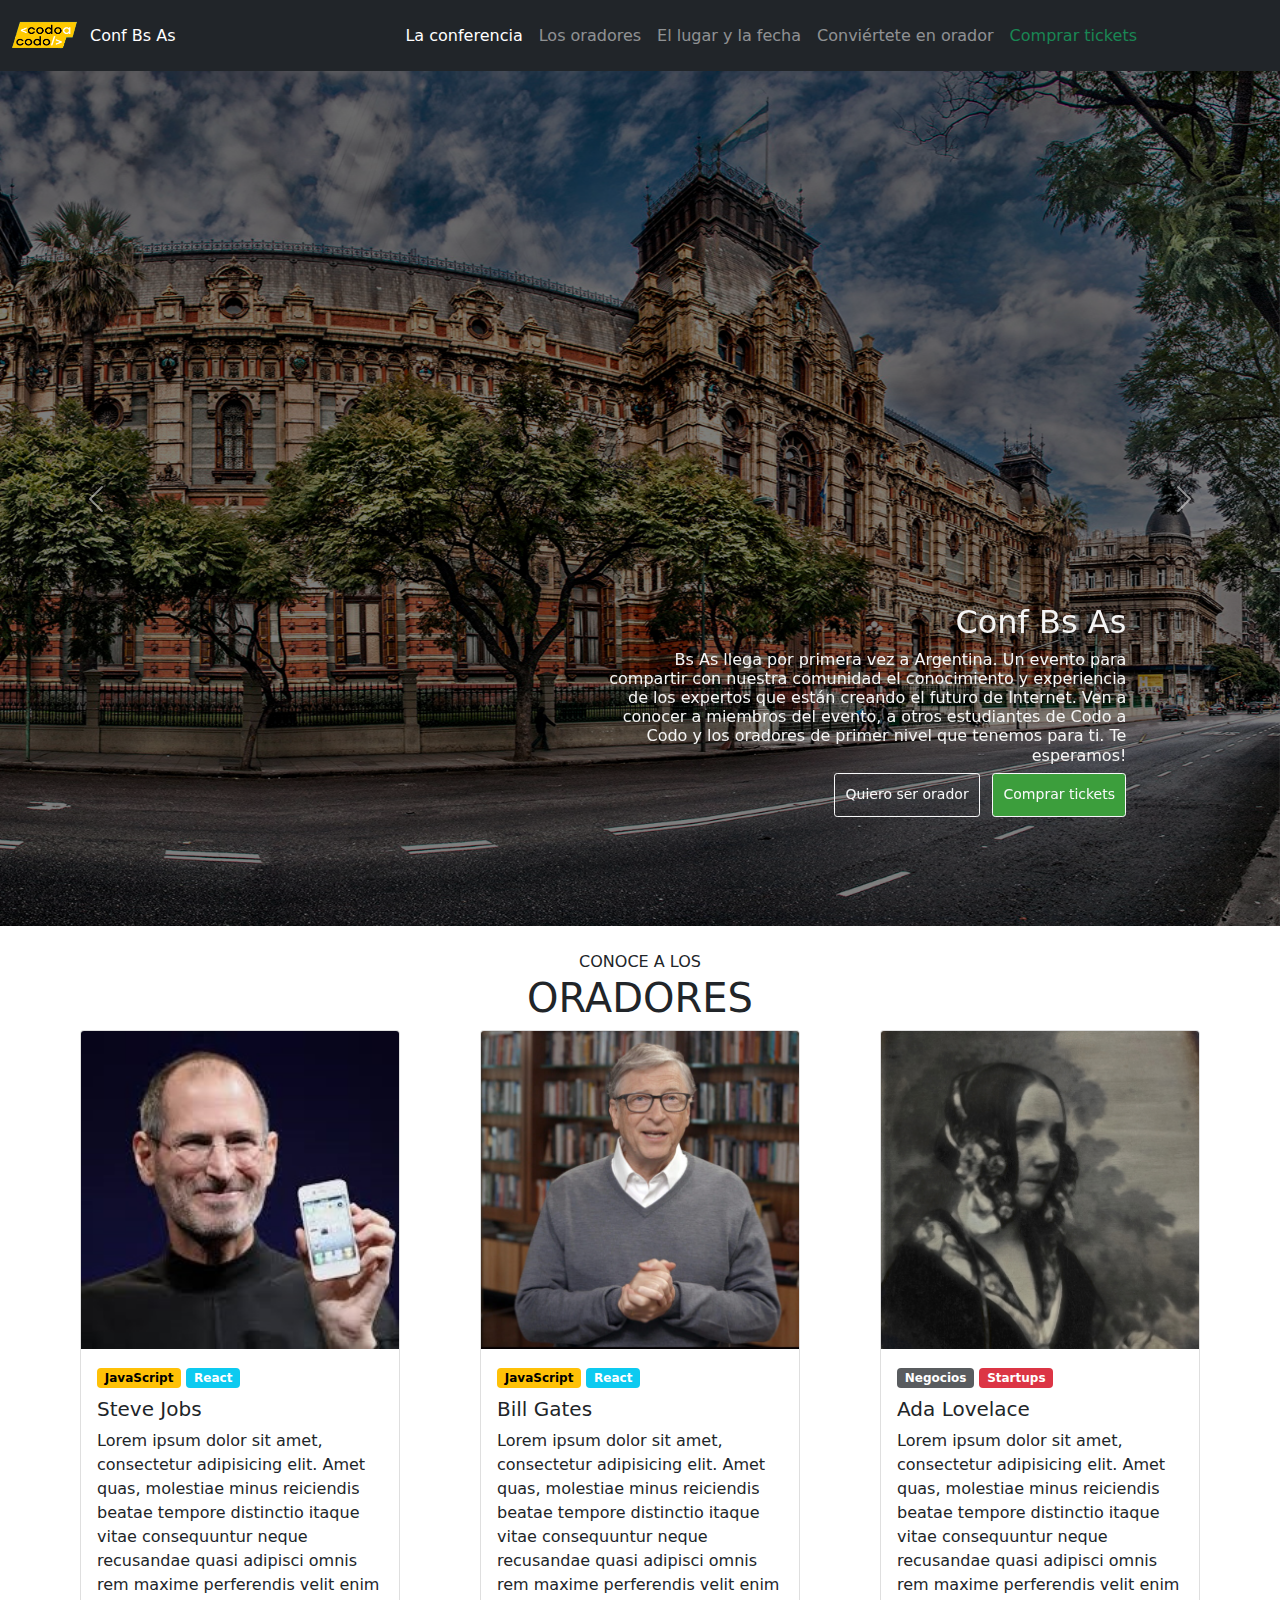
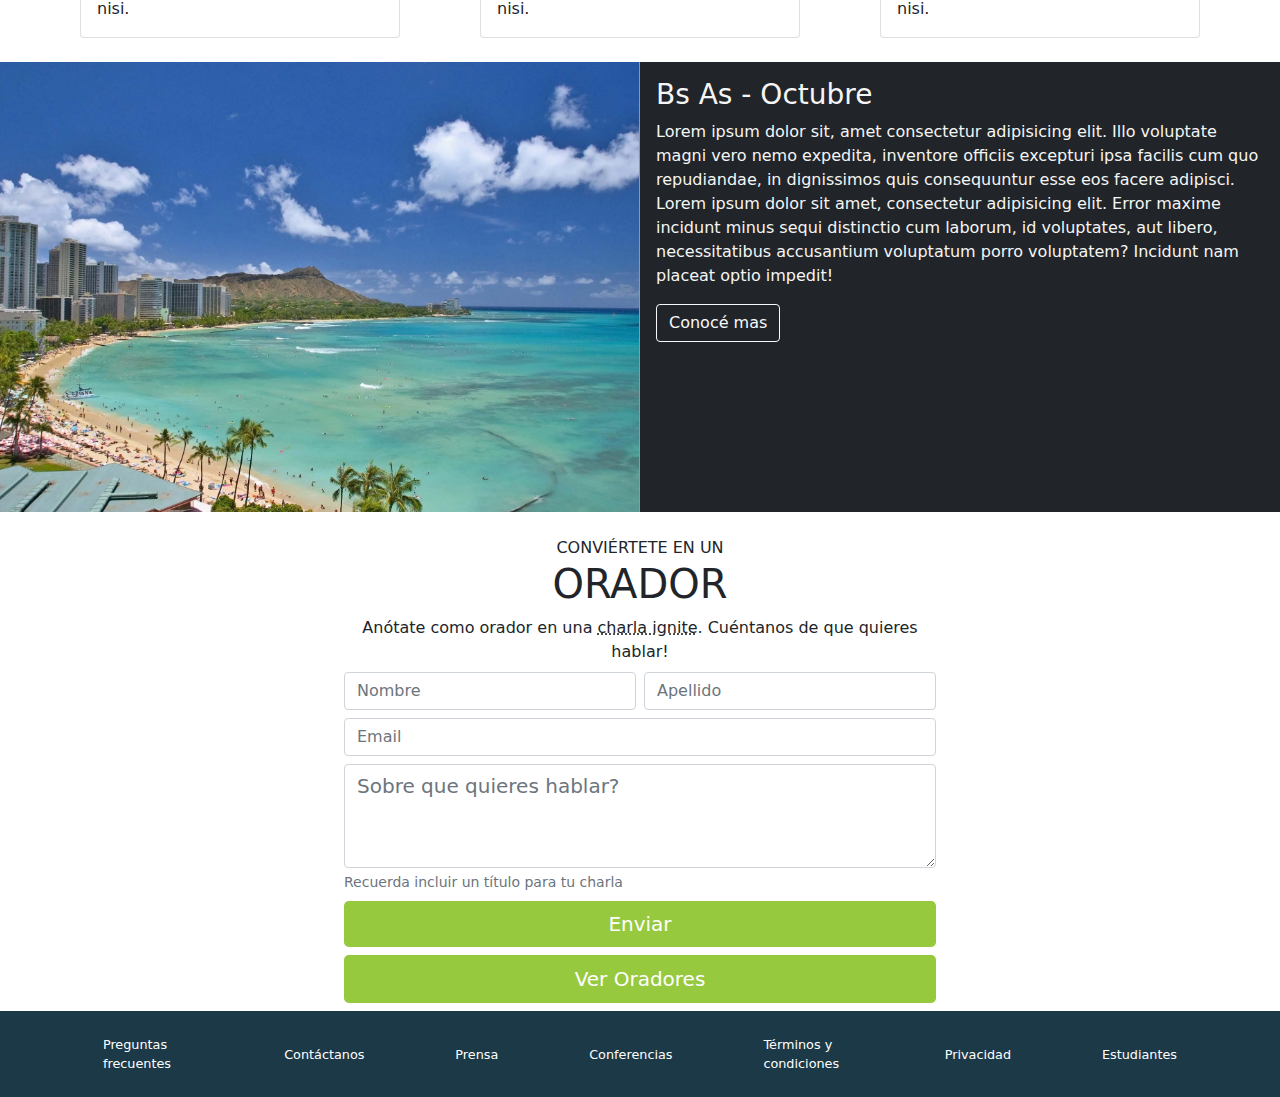
<file: oradores/src/main/webapp/index.html>
<!DOCTYPE html>
<html lang="en">

<head>
  <meta charset="UTF-8">
  <meta name="viewport" content="width=device-width, initial-scale=1.0">
  <title> Conf Bs As</title>
  <link rel="icon" href="./imagenes/codoacodo.png" type="image/png">
  <link rel="stylesheet" href="estilos/style.css">
  <link rel="stylesheet" href="estilos/bs.css">
</head>

<body>
  <header>


    <div class="w-100">
      <nav class="navbar navbar-dark bg-dark  navbar-expand-md pe-4" id="barraNav">
        <div class="d-flex justify-content-start align-items-center">
          <a class="text-white navbar-brand m-0" href="index.html" id="barraLetrasBlancas">
            <img src="imagenes/codoacodo.png" alt="" width="90px" height="45px" class="d-inline-block">
          </a>
          <a class="d-inline-block text-decoration-none text-white text-start" href="index.html">Conf Bs As</a>
        </div>
        <button type="button" class="navbar-toggler" data-bs-toggle="collapse" data-bs-target="#menu">
          <span class="navbar-toggler-icon"></span>
        </button>


        <div id="menu" class="collapse navbar-collapse justify-content-end">
          <ul class="navbar-nav ms-3">
            <li class="nav-item">
              <a class="nav-link text-white" aria-current="page" href="#menu">La conferencia</a>
            </li>
            <li class="nav-item">
              <a class="nav-link text-white-50" href="#oradores">Los oradores</a>
            </li>
            <li class="nav-item">
              <a class="nav-link text-white-50" href="#lugar">El lugar y la fecha</a>
            </li>
            <li class="nav-item">
              <a class="nav-link text-white-50" href="#quieroSerOrador">Conviértete en orador</a>
            </li>
            <li class="nav-item">
              <a class="nav-link text-success" href="paginas/compraTickets.html" >Comprar tickets</a>
            </li>
          </ul>
        </div>
      </nav>
    </div>
  </header>


  <!-- ------------------------------------------------------------------------ -->
  <main>
    <div class="conteiner">
      <div id="carouselUno" class="carousel slide" data-bs-touch="false" data-bs-ride="carousel">

        <div class="carousel-inner">
          <div class="carousel-item active d-flex justify-content-center overflow-hidden w-100" id="ba1">
          </div>
          <div class="carousel-item " id="ba2">
          </div>
          <div class="carousel-item " id="ba3">
          </div>
        </div>
        <div id="sombra">
        </div>
        <div id="textoImagen" class="pb-4 text-end col-7 col-md-6 col-lg-5">
          <h2>Conf Bs As</h2>
          <p class="h6">Bs As llega por primera vez a Argentina. Un evento para compartir con nuestra comunidad el conocimiento y experiencia de los expertos que están creando el futuro de Internet. Ven a conocer a miembros del evento, a
            otros estudiantes de Codo a Codo y los oradores de primer nivel que tenemos para ti. Te esperamos! </p>
          <a class="btn btn-sm ms-2 btn-outline-light" id="botonOradores" href="#quieroSerOrador" role="button">Quiero ser orador </a>
          <a class="btn ms-2  btn-sm btn-outline-light " id="botonComprar" href="./paginas/compraTickets.html" role="button">Comprar tickets</a>
        </div>
        <button class="carousel-control-prev" type="button" data-bs-target="#carouselUno" data-bs-slide="prev">
          <span class="carousel-control-prev-icon" aria-hidden="true"></span>
          <span class="visually-hidden">Anterior</span>
        </button>
        <button class="carousel-control-next " type="button" data-bs-target="#carouselUno" data-bs-slide="next">
          <span class="carousel-control-next-icon" aria-hidden="true"></span>
          <span class="visually-hidden">Siguiente</span>
        </button>




      </div>
    </div>
    </div>
    <div class="conteiner mt-4" id="oradores">
      <p class="container-fluid text-center fs-6 mb-0">CONOCE A LOS</p>
      <p class="container-fluid text-center h1">ORADORES</p>
    </div>

    <div class="conteiner d-flex flex-wrap justify-content-evenly">

      <div class="card col-12 col-sm-10 col-md-3">
        <img src="imagenes/steve.jpg" class="card-img-top" alt="...">
        <div class="card-body">
          <div class="badge bg-warning text-black">JavaScript</div>
          <div class="badge bg-info text-white">React</div>
          <h5 class="card-title mt-2">Steve Jobs</h5>
          <p class="card-text">Lorem ipsum dolor sit amet, consectetur adipisicing elit. Amet quas, molestiae minus
            reiciendis beatae tempore distinctio itaque vitae consequuntur neque recusandae quasi adipisci omnis rem
            maxime perferendis velit enim nisi.</p>
        </div>
      </div>


      <div class="card col-12 col-sm-10 col-md-3">
        <img src="imagenes/bill.jpg" class="card-img-top" alt="...">
        <div class="card-body">
          <div class="badge bg-warning text-black">JavaScript</div>
          <div class="badge bg-info text-white">React</div>
          <h5 class="card-title mt-2">Bill Gates</h5>
          <p class="card-text">Lorem ipsum dolor sit amet, consectetur adipisicing elit. Amet quas, molestiae minus
            reiciendis beatae tempore distinctio itaque vitae consequuntur neque recusandae quasi adipisci omnis rem
            maxime perferendis velit enim nisi.</p>
        </div>
      </div>

      <div class="card col-12 col-sm-10 col-md-3">
        <img src="imagenes/ada.jpeg" class="card-img-top" alt="...">
        <div class="card-body">
          <div class="badge bg-dark bg-opacity-75 text-white">Negocios</div>
          <div class="badge bg-danger text-white">Startups</div>
          <h5 class="card-title mt-2">Ada Lovelace</h5>
          <p class="card-text">Lorem ipsum dolor sit amet, consectetur adipisicing elit. Amet quas, molestiae minus
            reiciendis beatae tempore distinctio itaque vitae consequuntur neque recusandae quasi adipisci omnis rem
            maxime perferendis velit enim nisi.</p>
        </div>
      </div>

    </div>



    <div class="container-fluid d-flex p-0 mt-4 flex-wrap" id="lugar">
      <div class="container-fluid border-end border-1 border-info col-12 col-md-6" id="honolulu">

      </div>
      <div class="bg-dark p-5 col-12 col-md-6 p-md-3" id="textoHonolulu">
        <p class="h3">Bs As - Octubre</p>
        <p>Lorem ipsum dolor sit, amet consectetur adipisicing elit. Illo voluptate magni vero nemo expedita, inventore
          officiis excepturi ipsa facilis cum quo repudiandae, in dignissimos quis consequuntur esse eos facere
          adipisci. Lorem ipsum dolor sit amet, consectetur adipisicing elit. Error maxime incidunt minus sequi
          distinctio cum laborum, id voluptates, aut libero, necessitatibus accusantium voluptatum porro voluptatem?
          Incidunt nam placeat optio impedit! </p>
        <button class="btn btn-outline-light">Conocé mas</button>
      </div>

    </div>


    <div class="container col-10 col-md-7 col-lg-6">
      <div class="conteiner mt-4">
        <p class="container-fluid text-center fs-6 mb-0">CONVIÉRTETE EN UN</p>
        <p class="container-fluid text-center h1">ORADOR</p>
        <p class="container-fluid text-center fs-6 mb-2">Anótate como orador en una <span class="subrayado">charla
            ignite</span>. Cuéntanos de que quieres hablar!</p>
      </div>



      <div class="container flex-wrap" id="quieroSerOrador">
        <form action="">
          <div class="d-flex flex-wrap">
            <div class="col-12 col-md-6 pe-md-1">
              <input type="text" class="form-control" name="nombreInput" id="nombre" placeholder="Nombre">
            </div>

            <div class="col-12 mt-2 col-md-6 mt-md-0 ps-md-1">
              <input type="text" class="form-control" id="apellido" name="apellidoInput" placeholder="Apellido">
            </div>
          </div>
          
          
          <div class="col-12 mt-2 ">
              <input type="text" class="form-control" id="email" name="emaiInput" placeholder="Email">
            </div>
          
          
          
          
          <div class="col-12 mt-2">
            <textarea name ="temaInput" class="form-control fs-5"  id="tema" rows="3" placeholder="Sobre que quieres hablar?"></textarea>
            <div id="textoTema" class="form-text">Recuerda incluir un título para tu charla</div>
          </div>

          <div class="col-12 mt-2 mb-2">
            <button type="button" class="btn btn-lg text-white w-100 colorVerde border-0" id="btnEnviar" onclick="enviarDatos()" >Enviar</button>
          </div>
       
       		<div class="col-12 mt-2">
            <div id="mensaje" class="text-center fs-6 mb-0"></div>
         	 </div>
       
       <div class="col-12 mt-2 mb-2">
                 
          <a class="btn text-white btn-lg w-100 colorVerde" href="./paginas/ListaOradores.html" role="button">Ver Oradores</a>
          </div>
       
        </form>
      </div>
    </div>
  </main>
  <!-- ------------------------------------------------------------------------------- -->

  <footer>

    <div class="container-fluid justify-content-center" id="menuFooter">
      <div
        class="container-fluid d-flex flex-wrap justify-content-center col-11 col-sm-8 col-md-12 justify-content-md-evenly p-3"
        id="itemsMenuFooter">
        <div><a class="nav-link  text-white" href="#">Preguntas frecuentes</a></div>
        <div><a class="nav-link d-flex text-white" href="#">Contáctanos</a></div>
        <div><a class="nav-link d-flex text-white" href="#">Prensa</a></div>
        <div><a class="nav-link d-flex text-white" href="#">Conferencias</a></div>
        <div><a class="nav-link d-flex text-white" href="#">Términos y condiciones</a></div>
        <div><a class="nav-link d-flex text-white" href="#">Privacidad</a></div>
        <div><a class="nav-link d-flex text-white" href="#">Estudiantes</a></div>

      </div>
    </div>

  </footer>
  <!-- -------------------------------------------------------------------------------------------     -->
  <script src="https://cdn.jsdelivr.net/npm/bootstrap@5.1.3/dist/js/bootstrap.bundle.min.js"
    integrity="sha384-ka7Sk0Gln4gmtz2MlQnikT1wXgYsOg+OMhuP+IlRH9sENBO0LRn5q+8nbTov4+1p"
    crossorigin="anonymous"></script>
    
 
   <script src = "./resources/js/otroJs.js"></script> 
    
</body>

</html>
</file>
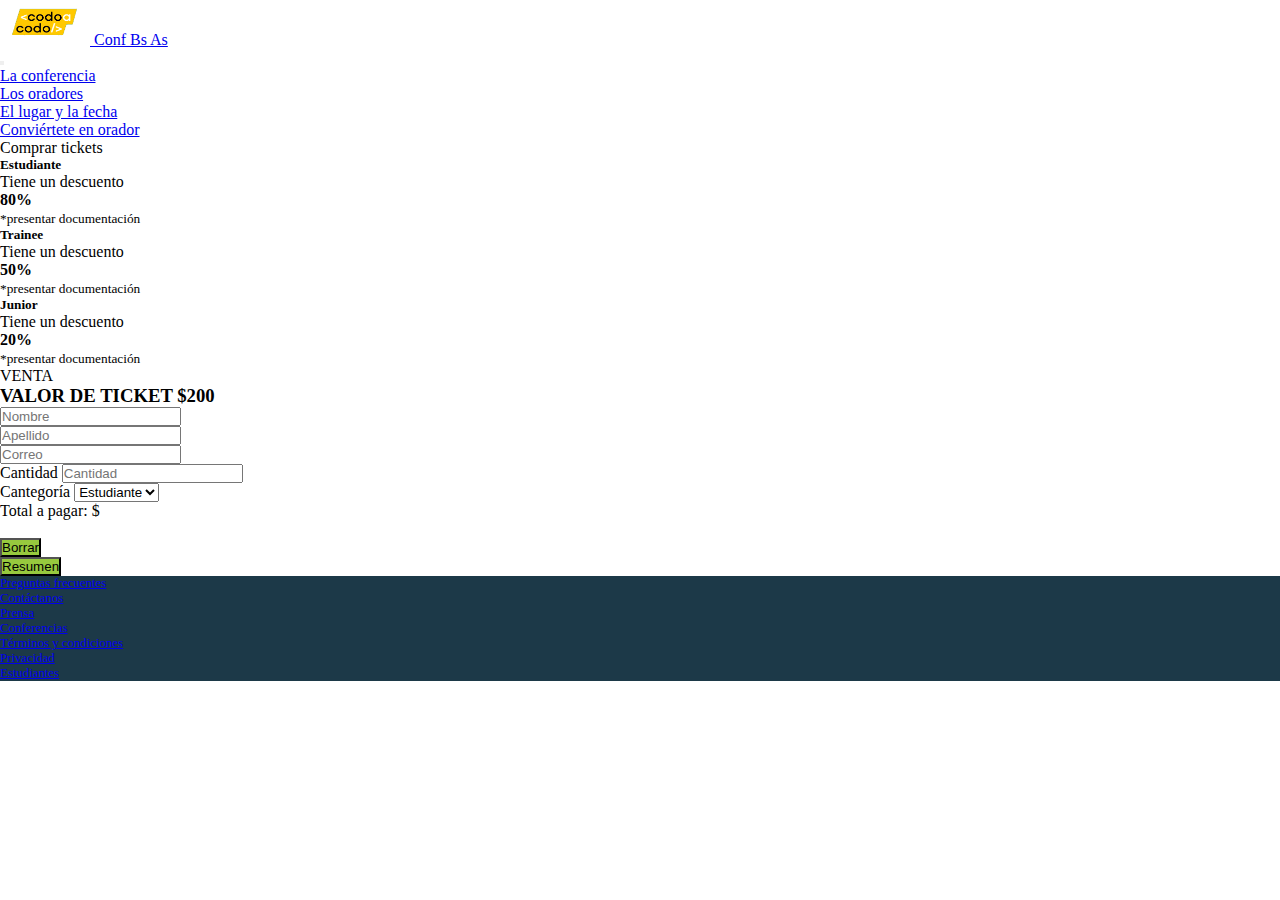
<file: oradores/src/main/webapp/paginas/compraTickets.html>
<!DOCTYPE html>
<html lang="en">

<head>
  <meta charset="UTF-8">
  <meta name="viewport" content="width=device-width, initial-scale=1.0">
  <title> Conf Bs As-Compra de Tickets</title>
  <link rel="icon" href="../imagenes/codoacodo.png" type="image/png">
  <link rel="stylesheet" href="../estilos/style.css">
  <link href="https://cdn.jsdelivr.net/npm/bootstrap@5.3.2/dist/css/bootstrap.min.css" rel="stylesheet" integrity="sha384-T3c6CoIi6uLrA9TneNEoa7RxnatzjcDSCmG1MXxSR1GAsXEV/Dwwykc2MPK8M2HN" crossorigin="anonymous">
</head>
<body>
<header>


    <div class="w-100">
      <nav class="navbar navbar-dark bg-dark  navbar-expand-md pe-4" id="barraNav">
        <div class="d-flex justify-content-start align-items-center">
          <a class="text-white navbar-brand m-0" href="../index.html" id="barraLetrasBlancas">
            <img src="../imagenes/codoacodo.png" alt="" width="90px" height="45px" class="d-inline-block">
          </a>
          <a class="d-inline-block text-decoration-none text-white text-start" href="../index.html">Conf Bs As</a>
        </div>
        <button type="button" class="navbar-toggler" data-bs-toggle="collapse" data-bs-target="#menu">
          <span class="navbar-toggler-icon"></span>
        </button>


        <div id="menu" class="collapse navbar-collapse justify-content-end">
            
           <ul class="navbar-nav ms-3">
            <li class="nav-item">
              <a class="nav-link text-white" aria-current="page" href="../index.html">La conferencia</a>
            </li>
            <li class="nav-item">
              <a class="nav-link text-white-50" href="../index.html#oradores">Los oradores</a>
            </li>
            <li class="nav-item">
              <a class="nav-link text-white-50" href="../index.html#lugar">El lugar y la fecha</a>
            </li>
            <li class="nav-item">
              <a class="nav-link text-white-50" href="../index.html#quieroSerOrador">Conviértete en orador</a>
            </li>
            <li class="nav-item">
              <a class="nav-link text-success" >Comprar tickets</a>
            </li>
          </ul>
          </ul>
        </div>
      </nav>
    </div>
  </header>

  <main>
    <div class="container col-xl-7 col-lg-8 col-md-10 col-12">
    <div class="container d-flex flex-wrap justify-content-center">

           

                <div class="card border border-primary border-opacity-50 border-2 rounded-0 mt-1 mb-1">
                  
                  <div class="card-body">
                    <h5 class="card-title mt-2 text-center">Estudiante</h5>
                    <p class="card-text mt-2 text-center">Tiene un descuento</p>
                    <p class="card-text mt-2 text-center"><strong>80%</strong></p>   
                    <p class="card-text mt-2 text-center "><small class="text-body-tertiary ">*presentar documentación</small></p> 
                  </div>
                </div>
           
            
              

                    <div class="card border border-info border-2 border-opacity-50 rounded-0 m-1">
                      
                      <div class="card-body">
                        <h5 class="card-title mt-2 text-center">Trainee</h5>
                        <p class="card-text mt-2 text-center">Tiene un descuento</p>
                        <p class="card-text mt-2 text-center"><strong>50%</strong></p>   
                        <p class="card-text mt-2 text-center "><small class="text-body-tertiary ">*presentar documentación</small></p> 
                      </div>
                    </div>
               
                
               

                        <div class="card border border-warning border-2 border-opacity-50 rounded-0 mt-1 mb-1">
                          
                          <div class="card-body">
                            <h5 class="card-title mt-2 text-center">Junior</h5>
                            <p class="card-text mt-2 text-center">Tiene un descuento</p>
                            <p class="card-text mt-2 text-center"><strong>20%</strong></p>   
                            <p class="card-text mt-2 text-center "><small class="text-body-tertiary ">*presentar documentación</small></p> 
                          </div>
                        </div>
                   



    </div>


<p class="container-fluid text-center mb-1">VENTA</p>
<h3 class="text-center">VALOR DE TICKET $200</h3>

<div class="container flex-wrap">
   
    <form class="row g-2 card-text mb-2">
      <div class="col-md-6">
        <input type="text" class="form-control form-control-sm" id="nombre" placeholder="Nombre">
      </div>
      <div class="col-md-6">
        <input type="text" class="form-control form-control-sm" id="apellido" placeholder="Apellido">
      </div>
      <div class="col-12 gy-3">
        <input type="text" class="form-control form-control-sm" id="mail" placeholder="Correo">
      </div>
      <div class="col-6">
        <label for="cantidad" class="form-label form-control-sm mb-0 ps-1">Cantidad</label>
        <input type="text" class="form-control form-control-sm" id="cantidad" placeholder="Cantidad">
      </div>
      <div class="col-6">
        <label for="categoria" class="form-label form-control-sm mb-0 ps-1">Cantegoría</label>
        <Select type="text" class="form-select form-select-sm" id="categoria">
          <option value="Estudiante">Estudiante</option>
          <option value="Trainee">Trainee</option>
          <option value="Junior">Junior</option>
        </Select>
      </div>
      <div class="col-12 gy-4" >
        <p class="form-label form-control-sm bg-primary-subtle text-info-emphasis p-2" id="total">Total a pagar: $</p>
      </div>
      <div class="m-0 gy-0 text-danger">
        <p id="idMensaje" style="visibility: hidden;" class="m-0">Inicio</p>
      </div>

      <div class="col-6 ">
        <button type="button" class="btn text-white w-100 colorVerde border-0" id="botonBorrar">Borrar</button>
      </div>
      <div class="col-6 ">
        <button type="button" class="btn text-white w-100 colorVerde border-0" id="botonResumen">Resumen</button>
      </div>
    </form>

  </div>





</div>

  </main>

  <footer>

    <div class="container-fluid justify-content-center" id="menuFooter">
      <div
        class="container-fluid d-flex flex-wrap justify-content-center col-11 col-sm-8 col-md-12 justify-content-md-evenly p-3"
        id="itemsMenuFooter">
        <div><a class="nav-link  text-white" href="#">Preguntas frecuentes</a></div>
        <div><a class="nav-link d-flex text-white" href="#">Contáctanos</a></div>
        <div><a class="nav-link d-flex text-white" href="#">Prensa</a></div>
        <div><a class="nav-link d-flex text-white" href="#">Conferencias</a></div>
        <div><a class="nav-link d-flex text-white" href="#">Términos y condiciones</a></div>
        <div><a class="nav-link d-flex text-white" href="#">Privacidad</a></div>
        <div><a class="nav-link d-flex text-white" href="#">Estudiantes</a></div>

      </div>
    </div>

  </footer>
  <!-- -------------------------------------------------------------------------------------------     -->
  <script src="https://cdn.jsdelivr.net/npm/bootstrap@5.1.3/dist/js/bootstrap.bundle.min.js"
    integrity="sha384-ka7Sk0Gln4gmtz2MlQnikT1wXgYsOg+OMhuP+IlRH9sENBO0LRn5q+8nbTov4+1p"
    crossorigin="anonymous"></script>
    <script src="../Scripts/script.js"></script>
</body>

</html>
</file>
<file: oradores/src/main/webapp/estilos/style.css>
*{
    margin: 0;
    padding: 0;
}
#menu{
    font-size: 0.8rem;
}



#sombra{
    position:absolute;
    top:0;
    height: 100%;
    width: 100%;
    background-color: black;
    opacity: 50%;
    min-height: 95vh;
    max-height: 95vh;

}

#textoImagen{
    position:absolute;
    right: 15vw;
    color: whitesmoke;
    opacity: 100%;
    text-align: center;
    font-size: 0.8rem;
    bottom: 10%;
}
@media (min-width: 768px) {
    #textoImagen{
    right: 12vw;
    }
    #barraNav{
        padding-right: 15vh !important;
    }
}

  #botonComprar{
    background-color: rgb(60, 158, 60);
    padding: 0.65rem;
}

#botonOradores{
    padding: 0.65rem;
}

.carousel-item {
    min-height: 95vh;
    background-position: center center;
    background-size: cover;
    width: 100%;
  }

#ba1{
    background-image: url("../imagenes/ba1.jpg");
}

#ba2{
    background-image: url("../imagenes/ba2.jpg");
}

#ba3{
    background-image: url("../imagenes/ba3.jpg");
}

.navbar-toggler-icon {
    background-image: url("../imagenes/menuBlanco.png");
}

#honolulu{
    background-image: url("../imagenes/honolulu.jpg");
    background-position: center center;
    background-size: cover;
    min-height: 50vh;
    min-width: 50%;
}

#textoHonolulu{
    color: whitesmoke;
}

.subrayado{
    text-decoration: dotted underline;
    
}

.colorVerde{
   background-color: #97c93e !important; 
}

#menuFooter{
    background-color: #1c3948;
}

#itemsMenuFooter{
    list-style: none;
    font-size: 0.8rem;
    align-items: center;
}

@media (min-width: 768px) {
#itemsMenuFooter div {
    max-width: 10%;
}
}

@media (min-width: 992px) {
    #menu {
       font-size: 1rem;
    }
    }

    #idMensaje {
        font-size: 0.7 rem;
    }
</file>
<file: oradores/src/main/webapp/estilos/bs.css>
@charset "UTF-8";/*!
 * Bootstrap v5.1.3 (https://getbootstrap.com/)
 * Copyright 2011-2021 The Bootstrap Authors
 * Copyright 2011-2021 Twitter, Inc.
 * Licensed under MIT (https://github.com/twbs/bootstrap/blob/main/LICENSE)
 */:root{--bs-blue:#0d6efd;--bs-indigo:#6610f2;--bs-purple:#6f42c1;--bs-pink:#d63384;--bs-red:#dc3545;--bs-orange:#fd7e14;--bs-yellow:#ffc107;--bs-green:#198754;--bs-teal:#20c997;--bs-cyan:#0dcaf0;--bs-white:#fff;--bs-gray:#6c757d;--bs-gray-dark:#343a40;--bs-gray-100:#f8f9fa;--bs-gray-200:#e9ecef;--bs-gray-300:#dee2e6;--bs-gray-400:#ced4da;--bs-gray-500:#adb5bd;--bs-gray-600:#6c757d;--bs-gray-700:#495057;--bs-gray-800:#343a40;--bs-gray-900:#212529;--bs-primary:#0d6efd;--bs-secondary:#6c757d;--bs-success:#198754;--bs-info:#0dcaf0;--bs-warning:#ffc107;--bs-danger:#dc3545;--bs-light:#f8f9fa;--bs-dark:#212529;--bs-primary-rgb:13,110,253;--bs-secondary-rgb:108,117,125;--bs-success-rgb:25,135,84;--bs-info-rgb:13,202,240;--bs-warning-rgb:255,193,7;--bs-danger-rgb:220,53,69;--bs-light-rgb:248,249,250;--bs-dark-rgb:33,37,41;--bs-white-rgb:255,255,255;--bs-black-rgb:0,0,0;--bs-body-color-rgb:33,37,41;--bs-body-bg-rgb:255,255,255;--bs-font-sans-serif:system-ui,-apple-system,"Segoe UI",Roboto,"Helvetica Neue",Arial,"Noto Sans","Liberation Sans",sans-serif,"Apple Color Emoji","Segoe UI Emoji","Segoe UI Symbol","Noto Color Emoji";--bs-font-monospace:SFMono-Regular,Menlo,Monaco,Consolas,"Liberation Mono","Courier New",monospace;--bs-gradient:linear-gradient(180deg, rgba(255, 255, 255, 0.15), rgba(255, 255, 255, 0));--bs-body-font-family:var(--bs-font-sans-serif);--bs-body-font-size:1rem;--bs-body-font-weight:400;--bs-body-line-height:1.5;--bs-body-color:#212529;--bs-body-bg:#fff}*,::after,::before{box-sizing:border-box}@media (prefers-reduced-motion:no-preference){:root{scroll-behavior:smooth}}body{margin:0;font-family:var(--bs-body-font-family);font-size:var(--bs-body-font-size);font-weight:var(--bs-body-font-weight);line-height:var(--bs-body-line-height);color:var(--bs-body-color);text-align:var(--bs-body-text-align);background-color:var(--bs-body-bg);-webkit-text-size-adjust:100%;-webkit-tap-highlight-color:transparent}hr{margin:1rem 0;color:inherit;background-color:currentColor;border:0;opacity:.25}hr:not([size]){height:1px}.h1,.h2,.h3,.h4,.h5,.h6,h1,h2,h3,h4,h5,h6{margin-top:0;margin-bottom:.5rem;font-weight:500;line-height:1.2}.h1,h1{font-size:calc(1.375rem + 1.5vw)}@media (min-width:1200px){.h1,h1{font-size:2.5rem}}.h2,h2{font-size:calc(1.325rem + .9vw)}@media (min-width:1200px){.h2,h2{font-size:2rem}}.h3,h3{font-size:calc(1.3rem + .6vw)}@media (min-width:1200px){.h3,h3{font-size:1.75rem}}.h4,h4{font-size:calc(1.275rem + .3vw)}@media (min-width:1200px){.h4,h4{font-size:1.5rem}}.h5,h5{font-size:1.25rem}.h6,h6{font-size:1rem}p{margin-top:0;margin-bottom:1rem}abbr[data-bs-original-title],abbr[title]{-webkit-text-decoration:underline dotted;text-decoration:underline dotted;cursor:help;-webkit-text-decoration-skip-ink:none;text-decoration-skip-ink:none}address{margin-bottom:1rem;font-style:normal;line-height:inherit}ol,ul{padding-left:2rem}dl,ol,ul{margin-top:0;margin-bottom:1rem}ol ol,ol ul,ul ol,ul ul{margin-bottom:0}dt{font-weight:700}dd{margin-bottom:.5rem;margin-left:0}blockquote{margin:0 0 1rem}b,strong{font-weight:bolder}.small,small{font-size:.875em}.mark,mark{padding:.2em;background-color:#fcf8e3}sub,sup{position:relative;font-size:.75em;line-height:0;vertical-align:baseline}sub{bottom:-.25em}sup{top:-.5em}a{color:#0d6efd;text-decoration:underline}a:hover{color:#0a58ca}a:not([href]):not([class]),a:not([href]):not([class]):hover{color:inherit;text-decoration:none}code,kbd,pre,samp{font-family:var(--bs-font-monospace);font-size:1em;direction:ltr;unicode-bidi:bidi-override}pre{display:block;margin-top:0;margin-bottom:1rem;overflow:auto;font-size:.875em}pre code{font-size:inherit;color:inherit;word-break:normal}code{font-size:.875em;color:#d63384;word-wrap:break-word}a>code{color:inherit}kbd{padding:.2rem .4rem;font-size:.875em;color:#fff;background-color:#212529;border-radius:.2rem}kbd kbd{padding:0;font-size:1em;font-weight:700}figure{margin:0 0 1rem}img,svg{vertical-align:middle}table{caption-side:bottom;border-collapse:collapse}caption{padding-top:.5rem;padding-bottom:.5rem;color:#6c757d;text-align:left}th{text-align:inherit;text-align:-webkit-match-parent}tbody,td,tfoot,th,thead,tr{border-color:inherit;border-style:solid;border-width:0}label{display:inline-block}button{border-radius:0}button:focus:not(:focus-visible){outline:0}button,input,optgroup,select,textarea{margin:0;font-family:inherit;font-size:inherit;line-height:inherit}button,select{text-transform:none}[role=button]{cursor:pointer}select{word-wrap:normal}select:disabled{opacity:1}[list]::-webkit-calendar-picker-indicator{display:none}[type=button],[type=reset],[type=submit],button{-webkit-appearance:button}[type=button]:not(:disabled),[type=reset]:not(:disabled),[type=submit]:not(:disabled),button:not(:disabled){cursor:pointer}::-moz-focus-inner{padding:0;border-style:none}textarea{resize:vertical}fieldset{min-width:0;padding:0;margin:0;border:0}legend{float:left;width:100%;padding:0;margin-bottom:.5rem;font-size:calc(1.275rem + .3vw);line-height:inherit}@media (min-width:1200px){legend{font-size:1.5rem}}legend+*{clear:left}::-webkit-datetime-edit-day-field,::-webkit-datetime-edit-fields-wrapper,::-webkit-datetime-edit-hour-field,::-webkit-datetime-edit-minute,::-webkit-datetime-edit-month-field,::-webkit-datetime-edit-text,::-webkit-datetime-edit-year-field{padding:0}::-webkit-inner-spin-button{height:auto}[type=search]{outline-offset:-2px;-webkit-appearance:textfield}::-webkit-search-decoration{-webkit-appearance:none}::-webkit-color-swatch-wrapper{padding:0}::-webkit-file-upload-button{font:inherit}::file-selector-button{font:inherit}::-webkit-file-upload-button{font:inherit;-webkit-appearance:button}output{display:inline-block}iframe{border:0}summary{display:list-item;cursor:pointer}progress{vertical-align:baseline}[hidden]{display:none!important}.lead{font-size:1.25rem;font-weight:300}.display-1{font-size:calc(1.625rem + 4.5vw);font-weight:300;line-height:1.2}@media (min-width:1200px){.display-1{font-size:5rem}}.display-2{font-size:calc(1.575rem + 3.9vw);font-weight:300;line-height:1.2}@media (min-width:1200px){.display-2{font-size:4.5rem}}.display-3{font-size:calc(1.525rem + 3.3vw);font-weight:300;line-height:1.2}@media (min-width:1200px){.display-3{font-size:4rem}}.display-4{font-size:calc(1.475rem + 2.7vw);font-weight:300;line-height:1.2}@media (min-width:1200px){.display-4{font-size:3.5rem}}.display-5{font-size:calc(1.425rem + 2.1vw);font-weight:300;line-height:1.2}@media (min-width:1200px){.display-5{font-size:3rem}}.display-6{font-size:calc(1.375rem + 1.5vw);font-weight:300;line-height:1.2}@media (min-width:1200px){.display-6{font-size:2.5rem}}.list-unstyled{padding-left:0;list-style:none}.list-inline{padding-left:0;list-style:none}.list-inline-item{display:inline-block}.list-inline-item:not(:last-child){margin-right:.5rem}.initialism{font-size:.875em;text-transform:uppercase}.blockquote{margin-bottom:1rem;font-size:1.25rem}.blockquote>:last-child{margin-bottom:0}.blockquote-footer{margin-top:-1rem;margin-bottom:1rem;font-size:.875em;color:#6c757d}.blockquote-footer::before{content:"— "}.img-fluid{max-width:100%;height:auto}.img-thumbnail{padding:.25rem;background-color:#fff;border:1px solid #dee2e6;border-radius:.25rem;max-width:100%;height:auto}.figure{display:inline-block}.figure-img{margin-bottom:.5rem;line-height:1}.figure-caption{font-size:.875em;color:#6c757d}.container,.container-fluid,.container-lg,.container-md,.container-sm,.container-xl,.container-xxl{width:100%;padding-right:var(--bs-gutter-x,.75rem);padding-left:var(--bs-gutter-x,.75rem);margin-right:auto;margin-left:auto}@media (min-width:576px){.container,.container-sm{max-width:540px}}@media (min-width:768px){.container,.container-md,.container-sm{max-width:720px}}@media (min-width:992px){.container,.container-lg,.container-md,.container-sm{max-width:960px}}@media (min-width:1200px){.container,.container-lg,.container-md,.container-sm,.container-xl{max-width:1140px}}@media (min-width:1400px){.container,.container-lg,.container-md,.container-sm,.container-xl,.container-xxl{max-width:1320px}}.row{--bs-gutter-x:1.5rem;--bs-gutter-y:0;display:flex;flex-wrap:wrap;margin-top:calc(-1 * var(--bs-gutter-y));margin-right:calc(-.5 * var(--bs-gutter-x));margin-left:calc(-.5 * var(--bs-gutter-x))}.row>*{flex-shrink:0;width:100%;max-width:100%;padding-right:calc(var(--bs-gutter-x) * .5);padding-left:calc(var(--bs-gutter-x) * .5);margin-top:var(--bs-gutter-y)}.col{flex:1 0 0%}.row-cols-auto>*{flex:0 0 auto;width:auto}.row-cols-1>*{flex:0 0 auto;width:100%}.row-cols-2>*{flex:0 0 auto;width:50%}.row-cols-3>*{flex:0 0 auto;width:33.3333333333%}.row-cols-4>*{flex:0 0 auto;width:25%}.row-cols-5>*{flex:0 0 auto;width:20%}.row-cols-6>*{flex:0 0 auto;width:16.6666666667%}.col-auto{flex:0 0 auto;width:auto}.col-1{flex:0 0 auto;width:8.33333333%}.col-2{flex:0 0 auto;width:16.66666667%}.col-3{flex:0 0 auto;width:25%}.col-4{flex:0 0 auto;width:33.33333333%}.col-5{flex:0 0 auto;width:41.66666667%}.col-6{flex:0 0 auto;width:50%}.col-7{flex:0 0 auto;width:58.33333333%}.col-8{flex:0 0 auto;width:66.66666667%}.col-9{flex:0 0 auto;width:75%}.col-10{flex:0 0 auto;width:83.33333333%}.col-11{flex:0 0 auto;width:91.66666667%}.col-12{flex:0 0 auto;width:100%}.offset-1{margin-left:8.33333333%}.offset-2{margin-left:16.66666667%}.offset-3{margin-left:25%}.offset-4{margin-left:33.33333333%}.offset-5{margin-left:41.66666667%}.offset-6{margin-left:50%}.offset-7{margin-left:58.33333333%}.offset-8{margin-left:66.66666667%}.offset-9{margin-left:75%}.offset-10{margin-left:83.33333333%}.offset-11{margin-left:91.66666667%}.g-0,.gx-0{--bs-gutter-x:0}.g-0,.gy-0{--bs-gutter-y:0}.g-1,.gx-1{--bs-gutter-x:0.25rem}.g-1,.gy-1{--bs-gutter-y:0.25rem}.g-2,.gx-2{--bs-gutter-x:0.5rem}.g-2,.gy-2{--bs-gutter-y:0.5rem}.g-3,.gx-3{--bs-gutter-x:1rem}.g-3,.gy-3{--bs-gutter-y:1rem}.g-4,.gx-4{--bs-gutter-x:1.5rem}.g-4,.gy-4{--bs-gutter-y:1.5rem}.g-5,.gx-5{--bs-gutter-x:3rem}.g-5,.gy-5{--bs-gutter-y:3rem}@media (min-width:576px){.col-sm{flex:1 0 0%}.row-cols-sm-auto>*{flex:0 0 auto;width:auto}.row-cols-sm-1>*{flex:0 0 auto;width:100%}.row-cols-sm-2>*{flex:0 0 auto;width:50%}.row-cols-sm-3>*{flex:0 0 auto;width:33.3333333333%}.row-cols-sm-4>*{flex:0 0 auto;width:25%}.row-cols-sm-5>*{flex:0 0 auto;width:20%}.row-cols-sm-6>*{flex:0 0 auto;width:16.6666666667%}.col-sm-auto{flex:0 0 auto;width:auto}.col-sm-1{flex:0 0 auto;width:8.33333333%}.col-sm-2{flex:0 0 auto;width:16.66666667%}.col-sm-3{flex:0 0 auto;width:25%}.col-sm-4{flex:0 0 auto;width:33.33333333%}.col-sm-5{flex:0 0 auto;width:41.66666667%}.col-sm-6{flex:0 0 auto;width:50%}.col-sm-7{flex:0 0 auto;width:58.33333333%}.col-sm-8{flex:0 0 auto;width:66.66666667%}.col-sm-9{flex:0 0 auto;width:75%}.col-sm-10{flex:0 0 auto;width:83.33333333%}.col-sm-11{flex:0 0 auto;width:91.66666667%}.col-sm-12{flex:0 0 auto;width:100%}.offset-sm-0{margin-left:0}.offset-sm-1{margin-left:8.33333333%}.offset-sm-2{margin-left:16.66666667%}.offset-sm-3{margin-left:25%}.offset-sm-4{margin-left:33.33333333%}.offset-sm-5{margin-left:41.66666667%}.offset-sm-6{margin-left:50%}.offset-sm-7{margin-left:58.33333333%}.offset-sm-8{margin-left:66.66666667%}.offset-sm-9{margin-left:75%}.offset-sm-10{margin-left:83.33333333%}.offset-sm-11{margin-left:91.66666667%}.g-sm-0,.gx-sm-0{--bs-gutter-x:0}.g-sm-0,.gy-sm-0{--bs-gutter-y:0}.g-sm-1,.gx-sm-1{--bs-gutter-x:0.25rem}.g-sm-1,.gy-sm-1{--bs-gutter-y:0.25rem}.g-sm-2,.gx-sm-2{--bs-gutter-x:0.5rem}.g-sm-2,.gy-sm-2{--bs-gutter-y:0.5rem}.g-sm-3,.gx-sm-3{--bs-gutter-x:1rem}.g-sm-3,.gy-sm-3{--bs-gutter-y:1rem}.g-sm-4,.gx-sm-4{--bs-gutter-x:1.5rem}.g-sm-4,.gy-sm-4{--bs-gutter-y:1.5rem}.g-sm-5,.gx-sm-5{--bs-gutter-x:3rem}.g-sm-5,.gy-sm-5{--bs-gutter-y:3rem}}@media (min-width:768px){.col-md{flex:1 0 0%}.row-cols-md-auto>*{flex:0 0 auto;width:auto}.row-cols-md-1>*{flex:0 0 auto;width:100%}.row-cols-md-2>*{flex:0 0 auto;width:50%}.row-cols-md-3>*{flex:0 0 auto;width:33.3333333333%}.row-cols-md-4>*{flex:0 0 auto;width:25%}.row-cols-md-5>*{flex:0 0 auto;width:20%}.row-cols-md-6>*{flex:0 0 auto;width:16.6666666667%}.col-md-auto{flex:0 0 auto;width:auto}.col-md-1{flex:0 0 auto;width:8.33333333%}.col-md-2{flex:0 0 auto;width:16.66666667%}.col-md-3{flex:0 0 auto;width:25%}.col-md-4{flex:0 0 auto;width:33.33333333%}.col-md-5{flex:0 0 auto;width:41.66666667%}.col-md-6{flex:0 0 auto;width:50%}.col-md-7{flex:0 0 auto;width:58.33333333%}.col-md-8{flex:0 0 auto;width:66.66666667%}.col-md-9{flex:0 0 auto;width:75%}.col-md-10{flex:0 0 auto;width:83.33333333%}.col-md-11{flex:0 0 auto;width:91.66666667%}.col-md-12{flex:0 0 auto;width:100%}.offset-md-0{margin-left:0}.offset-md-1{margin-left:8.33333333%}.offset-md-2{margin-left:16.66666667%}.offset-md-3{margin-left:25%}.offset-md-4{margin-left:33.33333333%}.offset-md-5{margin-left:41.66666667%}.offset-md-6{margin-left:50%}.offset-md-7{margin-left:58.33333333%}.offset-md-8{margin-left:66.66666667%}.offset-md-9{margin-left:75%}.offset-md-10{margin-left:83.33333333%}.offset-md-11{margin-left:91.66666667%}.g-md-0,.gx-md-0{--bs-gutter-x:0}.g-md-0,.gy-md-0{--bs-gutter-y:0}.g-md-1,.gx-md-1{--bs-gutter-x:0.25rem}.g-md-1,.gy-md-1{--bs-gutter-y:0.25rem}.g-md-2,.gx-md-2{--bs-gutter-x:0.5rem}.g-md-2,.gy-md-2{--bs-gutter-y:0.5rem}.g-md-3,.gx-md-3{--bs-gutter-x:1rem}.g-md-3,.gy-md-3{--bs-gutter-y:1rem}.g-md-4,.gx-md-4{--bs-gutter-x:1.5rem}.g-md-4,.gy-md-4{--bs-gutter-y:1.5rem}.g-md-5,.gx-md-5{--bs-gutter-x:3rem}.g-md-5,.gy-md-5{--bs-gutter-y:3rem}}@media (min-width:992px){.col-lg{flex:1 0 0%}.row-cols-lg-auto>*{flex:0 0 auto;width:auto}.row-cols-lg-1>*{flex:0 0 auto;width:100%}.row-cols-lg-2>*{flex:0 0 auto;width:50%}.row-cols-lg-3>*{flex:0 0 auto;width:33.3333333333%}.row-cols-lg-4>*{flex:0 0 auto;width:25%}.row-cols-lg-5>*{flex:0 0 auto;width:20%}.row-cols-lg-6>*{flex:0 0 auto;width:16.6666666667%}.col-lg-auto{flex:0 0 auto;width:auto}.col-lg-1{flex:0 0 auto;width:8.33333333%}.col-lg-2{flex:0 0 auto;width:16.66666667%}.col-lg-3{flex:0 0 auto;width:25%}.col-lg-4{flex:0 0 auto;width:33.33333333%}.col-lg-5{flex:0 0 auto;width:41.66666667%}.col-lg-6{flex:0 0 auto;width:50%}.col-lg-7{flex:0 0 auto;width:58.33333333%}.col-lg-8{flex:0 0 auto;width:66.66666667%}.col-lg-9{flex:0 0 auto;width:75%}.col-lg-10{flex:0 0 auto;width:83.33333333%}.col-lg-11{flex:0 0 auto;width:91.66666667%}.col-lg-12{flex:0 0 auto;width:100%}.offset-lg-0{margin-left:0}.offset-lg-1{margin-left:8.33333333%}.offset-lg-2{margin-left:16.66666667%}.offset-lg-3{margin-left:25%}.offset-lg-4{margin-left:33.33333333%}.offset-lg-5{margin-left:41.66666667%}.offset-lg-6{margin-left:50%}.offset-lg-7{margin-left:58.33333333%}.offset-lg-8{margin-left:66.66666667%}.offset-lg-9{margin-left:75%}.offset-lg-10{margin-left:83.33333333%}.offset-lg-11{margin-left:91.66666667%}.g-lg-0,.gx-lg-0{--bs-gutter-x:0}.g-lg-0,.gy-lg-0{--bs-gutter-y:0}.g-lg-1,.gx-lg-1{--bs-gutter-x:0.25rem}.g-lg-1,.gy-lg-1{--bs-gutter-y:0.25rem}.g-lg-2,.gx-lg-2{--bs-gutter-x:0.5rem}.g-lg-2,.gy-lg-2{--bs-gutter-y:0.5rem}.g-lg-3,.gx-lg-3{--bs-gutter-x:1rem}.g-lg-3,.gy-lg-3{--bs-gutter-y:1rem}.g-lg-4,.gx-lg-4{--bs-gutter-x:1.5rem}.g-lg-4,.gy-lg-4{--bs-gutter-y:1.5rem}.g-lg-5,.gx-lg-5{--bs-gutter-x:3rem}.g-lg-5,.gy-lg-5{--bs-gutter-y:3rem}}@media (min-width:1200px){.col-xl{flex:1 0 0%}.row-cols-xl-auto>*{flex:0 0 auto;width:auto}.row-cols-xl-1>*{flex:0 0 auto;width:100%}.row-cols-xl-2>*{flex:0 0 auto;width:50%}.row-cols-xl-3>*{flex:0 0 auto;width:33.3333333333%}.row-cols-xl-4>*{flex:0 0 auto;width:25%}.row-cols-xl-5>*{flex:0 0 auto;width:20%}.row-cols-xl-6>*{flex:0 0 auto;width:16.6666666667%}.col-xl-auto{flex:0 0 auto;width:auto}.col-xl-1{flex:0 0 auto;width:8.33333333%}.col-xl-2{flex:0 0 auto;width:16.66666667%}.col-xl-3{flex:0 0 auto;width:25%}.col-xl-4{flex:0 0 auto;width:33.33333333%}.col-xl-5{flex:0 0 auto;width:41.66666667%}.col-xl-6{flex:0 0 auto;width:50%}.col-xl-7{flex:0 0 auto;width:58.33333333%}.col-xl-8{flex:0 0 auto;width:66.66666667%}.col-xl-9{flex:0 0 auto;width:75%}.col-xl-10{flex:0 0 auto;width:83.33333333%}.col-xl-11{flex:0 0 auto;width:91.66666667%}.col-xl-12{flex:0 0 auto;width:100%}.offset-xl-0{margin-left:0}.offset-xl-1{margin-left:8.33333333%}.offset-xl-2{margin-left:16.66666667%}.offset-xl-3{margin-left:25%}.offset-xl-4{margin-left:33.33333333%}.offset-xl-5{margin-left:41.66666667%}.offset-xl-6{margin-left:50%}.offset-xl-7{margin-left:58.33333333%}.offset-xl-8{margin-left:66.66666667%}.offset-xl-9{margin-left:75%}.offset-xl-10{margin-left:83.33333333%}.offset-xl-11{margin-left:91.66666667%}.g-xl-0,.gx-xl-0{--bs-gutter-x:0}.g-xl-0,.gy-xl-0{--bs-gutter-y:0}.g-xl-1,.gx-xl-1{--bs-gutter-x:0.25rem}.g-xl-1,.gy-xl-1{--bs-gutter-y:0.25rem}.g-xl-2,.gx-xl-2{--bs-gutter-x:0.5rem}.g-xl-2,.gy-xl-2{--bs-gutter-y:0.5rem}.g-xl-3,.gx-xl-3{--bs-gutter-x:1rem}.g-xl-3,.gy-xl-3{--bs-gutter-y:1rem}.g-xl-4,.gx-xl-4{--bs-gutter-x:1.5rem}.g-xl-4,.gy-xl-4{--bs-gutter-y:1.5rem}.g-xl-5,.gx-xl-5{--bs-gutter-x:3rem}.g-xl-5,.gy-xl-5{--bs-gutter-y:3rem}}@media (min-width:1400px){.col-xxl{flex:1 0 0%}.row-cols-xxl-auto>*{flex:0 0 auto;width:auto}.row-cols-xxl-1>*{flex:0 0 auto;width:100%}.row-cols-xxl-2>*{flex:0 0 auto;width:50%}.row-cols-xxl-3>*{flex:0 0 auto;width:33.3333333333%}.row-cols-xxl-4>*{flex:0 0 auto;width:25%}.row-cols-xxl-5>*{flex:0 0 auto;width:20%}.row-cols-xxl-6>*{flex:0 0 auto;width:16.6666666667%}.col-xxl-auto{flex:0 0 auto;width:auto}.col-xxl-1{flex:0 0 auto;width:8.33333333%}.col-xxl-2{flex:0 0 auto;width:16.66666667%}.col-xxl-3{flex:0 0 auto;width:25%}.col-xxl-4{flex:0 0 auto;width:33.33333333%}.col-xxl-5{flex:0 0 auto;width:41.66666667%}.col-xxl-6{flex:0 0 auto;width:50%}.col-xxl-7{flex:0 0 auto;width:58.33333333%}.col-xxl-8{flex:0 0 auto;width:66.66666667%}.col-xxl-9{flex:0 0 auto;width:75%}.col-xxl-10{flex:0 0 auto;width:83.33333333%}.col-xxl-11{flex:0 0 auto;width:91.66666667%}.col-xxl-12{flex:0 0 auto;width:100%}.offset-xxl-0{margin-left:0}.offset-xxl-1{margin-left:8.33333333%}.offset-xxl-2{margin-left:16.66666667%}.offset-xxl-3{margin-left:25%}.offset-xxl-4{margin-left:33.33333333%}.offset-xxl-5{margin-left:41.66666667%}.offset-xxl-6{margin-left:50%}.offset-xxl-7{margin-left:58.33333333%}.offset-xxl-8{margin-left:66.66666667%}.offset-xxl-9{margin-left:75%}.offset-xxl-10{margin-left:83.33333333%}.offset-xxl-11{margin-left:91.66666667%}.g-xxl-0,.gx-xxl-0{--bs-gutter-x:0}.g-xxl-0,.gy-xxl-0{--bs-gutter-y:0}.g-xxl-1,.gx-xxl-1{--bs-gutter-x:0.25rem}.g-xxl-1,.gy-xxl-1{--bs-gutter-y:0.25rem}.g-xxl-2,.gx-xxl-2{--bs-gutter-x:0.5rem}.g-xxl-2,.gy-xxl-2{--bs-gutter-y:0.5rem}.g-xxl-3,.gx-xxl-3{--bs-gutter-x:1rem}.g-xxl-3,.gy-xxl-3{--bs-gutter-y:1rem}.g-xxl-4,.gx-xxl-4{--bs-gutter-x:1.5rem}.g-xxl-4,.gy-xxl-4{--bs-gutter-y:1.5rem}.g-xxl-5,.gx-xxl-5{--bs-gutter-x:3rem}.g-xxl-5,.gy-xxl-5{--bs-gutter-y:3rem}}.table{--bs-table-bg:transparent;--bs-table-accent-bg:transparent;--bs-table-striped-color:#212529;--bs-table-striped-bg:rgba(0, 0, 0, 0.05);--bs-table-active-color:#212529;--bs-table-active-bg:rgba(0, 0, 0, 0.1);--bs-table-hover-color:#212529;--bs-table-hover-bg:rgba(0, 0, 0, 0.075);width:100%;margin-bottom:1rem;color:#212529;vertical-align:top;border-color:#dee2e6}.table>:not(caption)>*>*{padding:.5rem .5rem;background-color:var(--bs-table-bg);border-bottom-width:1px;box-shadow:inset 0 0 0 9999px var(--bs-table-accent-bg)}.table>tbody{vertical-align:inherit}.table>thead{vertical-align:bottom}.table>:not(:first-child){border-top:2px solid currentColor}.caption-top{caption-side:top}.table-sm>:not(caption)>*>*{padding:.25rem .25rem}.table-bordered>:not(caption)>*{border-width:1px 0}.table-bordered>:not(caption)>*>*{border-width:0 1px}.table-borderless>:not(caption)>*>*{border-bottom-width:0}.table-borderless>:not(:first-child){border-top-width:0}.table-striped>tbody>tr:nth-of-type(odd)>*{--bs-table-accent-bg:var(--bs-table-striped-bg);color:var(--bs-table-striped-color)}.table-active{--bs-table-accent-bg:var(--bs-table-active-bg);color:var(--bs-table-active-color)}.table-hover>tbody>tr:hover>*{--bs-table-accent-bg:var(--bs-table-hover-bg);color:var(--bs-table-hover-color)}.table-primary{--bs-table-bg:#cfe2ff;--bs-table-striped-bg:#c5d7f2;--bs-table-striped-color:#000;--bs-table-active-bg:#bacbe6;--bs-table-active-color:#000;--bs-table-hover-bg:#bfd1ec;--bs-table-hover-color:#000;color:#000;border-color:#bacbe6}.table-secondary{--bs-table-bg:#e2e3e5;--bs-table-striped-bg:#d7d8da;--bs-table-striped-color:#000;--bs-table-active-bg:#cbccce;--bs-table-active-color:#000;--bs-table-hover-bg:#d1d2d4;--bs-table-hover-color:#000;color:#000;border-color:#cbccce}.table-success{--bs-table-bg:#d1e7dd;--bs-table-striped-bg:#c7dbd2;--bs-table-striped-color:#000;--bs-table-active-bg:#bcd0c7;--bs-table-active-color:#000;--bs-table-hover-bg:#c1d6cc;--bs-table-hover-color:#000;color:#000;border-color:#bcd0c7}.table-info{--bs-table-bg:#cff4fc;--bs-table-striped-bg:#c5e8ef;--bs-table-striped-color:#000;--bs-table-active-bg:#badce3;--bs-table-active-color:#000;--bs-table-hover-bg:#bfe2e9;--bs-table-hover-color:#000;color:#000;border-color:#badce3}.table-warning{--bs-table-bg:#fff3cd;--bs-table-striped-bg:#f2e7c3;--bs-table-striped-color:#000;--bs-table-active-bg:#e6dbb9;--bs-table-active-color:#000;--bs-table-hover-bg:#ece1be;--bs-table-hover-color:#000;color:#000;border-color:#e6dbb9}.table-danger{--bs-table-bg:#f8d7da;--bs-table-striped-bg:#eccccf;--bs-table-striped-color:#000;--bs-table-active-bg:#dfc2c4;--bs-table-active-color:#000;--bs-table-hover-bg:#e5c7ca;--bs-table-hover-color:#000;color:#000;border-color:#dfc2c4}.table-light{--bs-table-bg:#f8f9fa;--bs-table-striped-bg:#ecedee;--bs-table-striped-color:#000;--bs-table-active-bg:#dfe0e1;--bs-table-active-color:#000;--bs-table-hover-bg:#e5e6e7;--bs-table-hover-color:#000;color:#000;border-color:#dfe0e1}.table-dark{--bs-table-bg:#212529;--bs-table-striped-bg:#2c3034;--bs-table-striped-color:#fff;--bs-table-active-bg:#373b3e;--bs-table-active-color:#fff;--bs-table-hover-bg:#323539;--bs-table-hover-color:#fff;color:#fff;border-color:#373b3e}.table-responsive{overflow-x:auto;-webkit-overflow-scrolling:touch}@media (max-width:575.98px){.table-responsive-sm{overflow-x:auto;-webkit-overflow-scrolling:touch}}@media (max-width:767.98px){.table-responsive-md{overflow-x:auto;-webkit-overflow-scrolling:touch}}@media (max-width:991.98px){.table-responsive-lg{overflow-x:auto;-webkit-overflow-scrolling:touch}}@media (max-width:1199.98px){.table-responsive-xl{overflow-x:auto;-webkit-overflow-scrolling:touch}}@media (max-width:1399.98px){.table-responsive-xxl{overflow-x:auto;-webkit-overflow-scrolling:touch}}.form-label{margin-bottom:.5rem}.col-form-label{padding-top:calc(.375rem + 1px);padding-bottom:calc(.375rem + 1px);margin-bottom:0;font-size:inherit;line-height:1.5}.col-form-label-lg{padding-top:calc(.5rem + 1px);padding-bottom:calc(.5rem + 1px);font-size:1.25rem}.col-form-label-sm{padding-top:calc(.25rem + 1px);padding-bottom:calc(.25rem + 1px);font-size:.875rem}.form-text{margin-top:.25rem;font-size:.875em;color:#6c757d}.form-control{display:block;width:100%;padding:.375rem .75rem;font-size:1rem;font-weight:400;line-height:1.5;color:#212529;background-color:#fff;background-clip:padding-box;border:1px solid #ced4da;-webkit-appearance:none;-moz-appearance:none;appearance:none;border-radius:.25rem;transition:border-color .15s ease-in-out,box-shadow .15s ease-in-out}@media (prefers-reduced-motion:reduce){.form-control{transition:none}}.form-control[type=file]{overflow:hidden}.form-control[type=file]:not(:disabled):not([readonly]){cursor:pointer}.form-control:focus{color:#212529;background-color:#fff;border-color:#86b7fe;outline:0;box-shadow:0 0 0 .25rem rgba(13,110,253,.25)}.form-control::-webkit-date-and-time-value{height:1.5em}.form-control::-moz-placeholder{color:#6c757d;opacity:1}.form-control::placeholder{color:#6c757d;opacity:1}.form-control:disabled,.form-control[readonly]{background-color:#e9ecef;opacity:1}.form-control::-webkit-file-upload-button{padding:.375rem .75rem;margin:-.375rem -.75rem;-webkit-margin-end:.75rem;margin-inline-end:.75rem;color:#212529;background-color:#e9ecef;pointer-events:none;border-color:inherit;border-style:solid;border-width:0;border-inline-end-width:1px;border-radius:0;-webkit-transition:color .15s ease-in-out,background-color .15s ease-in-out,border-color .15s ease-in-out,box-shadow .15s ease-in-out;transition:color .15s ease-in-out,background-color .15s ease-in-out,border-color .15s ease-in-out,box-shadow .15s ease-in-out}.form-control::file-selector-button{padding:.375rem .75rem;margin:-.375rem -.75rem;-webkit-margin-end:.75rem;margin-inline-end:.75rem;color:#212529;background-color:#e9ecef;pointer-events:none;border-color:inherit;border-style:solid;border-width:0;border-inline-end-width:1px;border-radius:0;transition:color .15s ease-in-out,background-color .15s ease-in-out,border-color .15s ease-in-out,box-shadow .15s ease-in-out}@media (prefers-reduced-motion:reduce){.form-control::-webkit-file-upload-button{-webkit-transition:none;transition:none}.form-control::file-selector-button{transition:none}}.form-control:hover:not(:disabled):not([readonly])::-webkit-file-upload-button{background-color:#dde0e3}.form-control:hover:not(:disabled):not([readonly])::file-selector-button{background-color:#dde0e3}.form-control::-webkit-file-upload-button{padding:.375rem .75rem;margin:-.375rem -.75rem;-webkit-margin-end:.75rem;margin-inline-end:.75rem;color:#212529;background-color:#e9ecef;pointer-events:none;border-color:inherit;border-style:solid;border-width:0;border-inline-end-width:1px;border-radius:0;-webkit-transition:color .15s ease-in-out,background-color .15s ease-in-out,border-color .15s ease-in-out,box-shadow .15s ease-in-out;transition:color .15s ease-in-out,background-color .15s ease-in-out,border-color .15s ease-in-out,box-shadow .15s ease-in-out}@media (prefers-reduced-motion:reduce){.form-control::-webkit-file-upload-button{-webkit-transition:none;transition:none}}.form-control:hover:not(:disabled):not([readonly])::-webkit-file-upload-button{background-color:#dde0e3}.form-control-plaintext{display:block;width:100%;padding:.375rem 0;margin-bottom:0;line-height:1.5;color:#212529;background-color:transparent;border:solid transparent;border-width:1px 0}.form-control-plaintext.form-control-lg,.form-control-plaintext.form-control-sm{padding-right:0;padding-left:0}.form-control-sm{min-height:calc(1.5em + .5rem + 2px);padding:.25rem .5rem;font-size:.875rem;border-radius:.2rem}.form-control-sm::-webkit-file-upload-button{padding:.25rem .5rem;margin:-.25rem -.5rem;-webkit-margin-end:.5rem;margin-inline-end:.5rem}.form-control-sm::file-selector-button{padding:.25rem .5rem;margin:-.25rem -.5rem;-webkit-margin-end:.5rem;margin-inline-end:.5rem}.form-control-sm::-webkit-file-upload-button{padding:.25rem .5rem;margin:-.25rem -.5rem;-webkit-margin-end:.5rem;margin-inline-end:.5rem}.form-control-lg{min-height:calc(1.5em + 1rem + 2px);padding:.5rem 1rem;font-size:1.25rem;border-radius:.3rem}.form-control-lg::-webkit-file-upload-button{padding:.5rem 1rem;margin:-.5rem -1rem;-webkit-margin-end:1rem;margin-inline-end:1rem}.form-control-lg::file-selector-button{padding:.5rem 1rem;margin:-.5rem -1rem;-webkit-margin-end:1rem;margin-inline-end:1rem}.form-control-lg::-webkit-file-upload-button{padding:.5rem 1rem;margin:-.5rem -1rem;-webkit-margin-end:1rem;margin-inline-end:1rem}textarea.form-control{min-height:calc(1.5em + .75rem + 2px)}textarea.form-control-sm{min-height:calc(1.5em + .5rem + 2px)}textarea.form-control-lg{min-height:calc(1.5em + 1rem + 2px)}.form-control-color{width:3rem;height:auto;padding:.375rem}.form-control-color:not(:disabled):not([readonly]){cursor:pointer}.form-control-color::-moz-color-swatch{height:1.5em;border-radius:.25rem}.form-control-color::-webkit-color-swatch{height:1.5em;border-radius:.25rem}.form-select{display:block;width:100%;padding:.375rem 2.25rem .375rem .75rem;-moz-padding-start:calc(0.75rem - 3px);font-size:1rem;font-weight:400;line-height:1.5;color:#212529;background-color:#fff;background-image:url("data:image/svg+xml,%3csvg xmlns='http://www.w3.org/2000/svg' viewBox='0 0 16 16'%3e%3cpath fill='none' stroke='%23343a40' stroke-linecap='round' stroke-linejoin='round' stroke-width='2' d='M2 5l6 6 6-6'/%3e%3c/svg%3e");background-repeat:no-repeat;background-position:right .75rem center;background-size:16px 12px;border:1px solid #ced4da;border-radius:.25rem;transition:border-color .15s ease-in-out,box-shadow .15s ease-in-out;-webkit-appearance:none;-moz-appearance:none;appearance:none}@media (prefers-reduced-motion:reduce){.form-select{transition:none}}.form-select:focus{border-color:#86b7fe;outline:0;box-shadow:0 0 0 .25rem rgba(13,110,253,.25)}.form-select[multiple],.form-select[size]:not([size="1"]){padding-right:.75rem;background-image:none}.form-select:disabled{background-color:#e9ecef}.form-select:-moz-focusring{color:transparent;text-shadow:0 0 0 #212529}.form-select-sm{padding-top:.25rem;padding-bottom:.25rem;padding-left:.5rem;font-size:.875rem;border-radius:.2rem}.form-select-lg{padding-top:.5rem;padding-bottom:.5rem;padding-left:1rem;font-size:1.25rem;border-radius:.3rem}.form-check{display:block;min-height:1.5rem;padding-left:1.5em;margin-bottom:.125rem}.form-check .form-check-input{float:left;margin-left:-1.5em}.form-check-input{width:1em;height:1em;margin-top:.25em;vertical-align:top;background-color:#fff;background-repeat:no-repeat;background-position:center;background-size:contain;border:1px solid rgba(0,0,0,.25);-webkit-appearance:none;-moz-appearance:none;appearance:none;-webkit-print-color-adjust:exact;color-adjust:exact}.form-check-input[type=checkbox]{border-radius:.25em}.form-check-input[type=radio]{border-radius:50%}.form-check-input:active{filter:brightness(90%)}.form-check-input:focus{border-color:#86b7fe;outline:0;box-shadow:0 0 0 .25rem rgba(13,110,253,.25)}.form-check-input:checked{background-color:#0d6efd;border-color:#0d6efd}.form-check-input:checked[type=checkbox]{background-image:url("data:image/svg+xml,%3csvg xmlns='http://www.w3.org/2000/svg' viewBox='0 0 20 20'%3e%3cpath fill='none' stroke='%23fff' stroke-linecap='round' stroke-linejoin='round' stroke-width='3' d='M6 10l3 3l6-6'/%3e%3c/svg%3e")}.form-check-input:checked[type=radio]{background-image:url("data:image/svg+xml,%3csvg xmlns='http://www.w3.org/2000/svg' viewBox='-4 -4 8 8'%3e%3ccircle r='2' fill='%23fff'/%3e%3c/svg%3e")}.form-check-input[type=checkbox]:indeterminate{background-color:#0d6efd;border-color:#0d6efd;background-image:url("data:image/svg+xml,%3csvg xmlns='http://www.w3.org/2000/svg' viewBox='0 0 20 20'%3e%3cpath fill='none' stroke='%23fff' stroke-linecap='round' stroke-linejoin='round' stroke-width='3' d='M6 10h8'/%3e%3c/svg%3e")}.form-check-input:disabled{pointer-events:none;filter:none;opacity:.5}.form-check-input:disabled~.form-check-label,.form-check-input[disabled]~.form-check-label{opacity:.5}.form-switch{padding-left:2.5em}.form-switch .form-check-input{width:2em;margin-left:-2.5em;background-image:url("data:image/svg+xml,%3csvg xmlns='http://www.w3.org/2000/svg' viewBox='-4 -4 8 8'%3e%3ccircle r='3' fill='rgba%280, 0, 0, 0.25%29'/%3e%3c/svg%3e");background-position:left center;border-radius:2em;transition:background-position .15s ease-in-out}@media (prefers-reduced-motion:reduce){.form-switch .form-check-input{transition:none}}.form-switch .form-check-input:focus{background-image:url("data:image/svg+xml,%3csvg xmlns='http://www.w3.org/2000/svg' viewBox='-4 -4 8 8'%3e%3ccircle r='3' fill='%2386b7fe'/%3e%3c/svg%3e")}.form-switch .form-check-input:checked{background-position:right center;background-image:url("data:image/svg+xml,%3csvg xmlns='http://www.w3.org/2000/svg' viewBox='-4 -4 8 8'%3e%3ccircle r='3' fill='%23fff'/%3e%3c/svg%3e")}.form-check-inline{display:inline-block;margin-right:1rem}.btn-check{position:absolute;clip:rect(0,0,0,0);pointer-events:none}.btn-check:disabled+.btn,.btn-check[disabled]+.btn{pointer-events:none;filter:none;opacity:.65}.form-range{width:100%;height:1.5rem;padding:0;background-color:transparent;-webkit-appearance:none;-moz-appearance:none;appearance:none}.form-range:focus{outline:0}.form-range:focus::-webkit-slider-thumb{box-shadow:0 0 0 1px #fff,0 0 0 .25rem rgba(13,110,253,.25)}.form-range:focus::-moz-range-thumb{box-shadow:0 0 0 1px #fff,0 0 0 .25rem rgba(13,110,253,.25)}.form-range::-moz-focus-outer{border:0}.form-range::-webkit-slider-thumb{width:1rem;height:1rem;margin-top:-.25rem;background-color:#0d6efd;border:0;border-radius:1rem;-webkit-transition:background-color .15s ease-in-out,border-color .15s ease-in-out,box-shadow .15s ease-in-out;transition:background-color .15s ease-in-out,border-color .15s ease-in-out,box-shadow .15s ease-in-out;-webkit-appearance:none;appearance:none}@media (prefers-reduced-motion:reduce){.form-range::-webkit-slider-thumb{-webkit-transition:none;transition:none}}.form-range::-webkit-slider-thumb:active{background-color:#b6d4fe}.form-range::-webkit-slider-runnable-track{width:100%;height:.5rem;color:transparent;cursor:pointer;background-color:#dee2e6;border-color:transparent;border-radius:1rem}.form-range::-moz-range-thumb{width:1rem;height:1rem;background-color:#0d6efd;border:0;border-radius:1rem;-moz-transition:background-color .15s ease-in-out,border-color .15s ease-in-out,box-shadow .15s ease-in-out;transition:background-color .15s ease-in-out,border-color .15s ease-in-out,box-shadow .15s ease-in-out;-moz-appearance:none;appearance:none}@media (prefers-reduced-motion:reduce){.form-range::-moz-range-thumb{-moz-transition:none;transition:none}}.form-range::-moz-range-thumb:active{background-color:#b6d4fe}.form-range::-moz-range-track{width:100%;height:.5rem;color:transparent;cursor:pointer;background-color:#dee2e6;border-color:transparent;border-radius:1rem}.form-range:disabled{pointer-events:none}.form-range:disabled::-webkit-slider-thumb{background-color:#adb5bd}.form-range:disabled::-moz-range-thumb{background-color:#adb5bd}.form-floating{position:relative}.form-floating>.form-control,.form-floating>.form-select{height:calc(3.5rem + 2px);line-height:1.25}.form-floating>label{position:absolute;top:0;left:0;height:100%;padding:1rem .75rem;pointer-events:none;border:1px solid transparent;transform-origin:0 0;transition:opacity .1s ease-in-out,transform .1s ease-in-out}@media (prefers-reduced-motion:reduce){.form-floating>label{transition:none}}.form-floating>.form-control{padding:1rem .75rem}.form-floating>.form-control::-moz-placeholder{color:transparent}.form-floating>.form-control::placeholder{color:transparent}.form-floating>.form-control:not(:-moz-placeholder-shown){padding-top:1.625rem;padding-bottom:.625rem}.form-floating>.form-control:focus,.form-floating>.form-control:not(:placeholder-shown){padding-top:1.625rem;padding-bottom:.625rem}.form-floating>.form-control:-webkit-autofill{padding-top:1.625rem;padding-bottom:.625rem}.form-floating>.form-select{padding-top:1.625rem;padding-bottom:.625rem}.form-floating>.form-control:not(:-moz-placeholder-shown)~label{opacity:.65;transform:scale(.85) translateY(-.5rem) translateX(.15rem)}.form-floating>.form-control:focus~label,.form-floating>.form-control:not(:placeholder-shown)~label,.form-floating>.form-select~label{opacity:.65;transform:scale(.85) translateY(-.5rem) translateX(.15rem)}.form-floating>.form-control:-webkit-autofill~label{opacity:.65;transform:scale(.85) translateY(-.5rem) translateX(.15rem)}.input-group{position:relative;display:flex;flex-wrap:wrap;align-items:stretch;width:100%}.input-group>.form-control,.input-group>.form-select{position:relative;flex:1 1 auto;width:1%;min-width:0}.input-group>.form-control:focus,.input-group>.form-select:focus{z-index:3}.input-group .btn{position:relative;z-index:2}.input-group .btn:focus{z-index:3}.input-group-text{display:flex;align-items:center;padding:.375rem .75rem;font-size:1rem;font-weight:400;line-height:1.5;color:#212529;text-align:center;white-space:nowrap;background-color:#e9ecef;border:1px solid #ced4da;border-radius:.25rem}.input-group-lg>.btn,.input-group-lg>.form-control,.input-group-lg>.form-select,.input-group-lg>.input-group-text{padding:.5rem 1rem;font-size:1.25rem;border-radius:.3rem}.input-group-sm>.btn,.input-group-sm>.form-control,.input-group-sm>.form-select,.input-group-sm>.input-group-text{padding:.25rem .5rem;font-size:.875rem;border-radius:.2rem}.input-group-lg>.form-select,.input-group-sm>.form-select{padding-right:3rem}.input-group:not(.has-validation)>.dropdown-toggle:nth-last-child(n+3),.input-group:not(.has-validation)>:not(:last-child):not(.dropdown-toggle):not(.dropdown-menu){border-top-right-radius:0;border-bottom-right-radius:0}.input-group.has-validation>.dropdown-toggle:nth-last-child(n+4),.input-group.has-validation>:nth-last-child(n+3):not(.dropdown-toggle):not(.dropdown-menu){border-top-right-radius:0;border-bottom-right-radius:0}.input-group>:not(:first-child):not(.dropdown-menu):not(.valid-tooltip):not(.valid-feedback):not(.invalid-tooltip):not(.invalid-feedback){margin-left:-1px;border-top-left-radius:0;border-bottom-left-radius:0}.valid-feedback{display:none;width:100%;margin-top:.25rem;font-size:.875em;color:#198754}.valid-tooltip{position:absolute;top:100%;z-index:5;display:none;max-width:100%;padding:.25rem .5rem;margin-top:.1rem;font-size:.875rem;color:#fff;background-color:rgba(25,135,84,.9);border-radius:.25rem}.is-valid~.valid-feedback,.is-valid~.valid-tooltip,.was-validated :valid~.valid-feedback,.was-validated :valid~.valid-tooltip{display:block}.form-control.is-valid,.was-validated .form-control:valid{border-color:#198754;padding-right:calc(1.5em + .75rem);background-image:url("data:image/svg+xml,%3csvg xmlns='http://www.w3.org/2000/svg' viewBox='0 0 8 8'%3e%3cpath fill='%23198754' d='M2.3 6.73L.6 4.53c-.4-1.04.46-1.4 1.1-.8l1.1 1.4 3.4-3.8c.6-.63 1.6-.27 1.2.7l-4 4.6c-.43.5-.8.4-1.1.1z'/%3e%3c/svg%3e");background-repeat:no-repeat;background-position:right calc(.375em + .1875rem) center;background-size:calc(.75em + .375rem) calc(.75em + .375rem)}.form-control.is-valid:focus,.was-validated .form-control:valid:focus{border-color:#198754;box-shadow:0 0 0 .25rem rgba(25,135,84,.25)}.was-validated textarea.form-control:valid,textarea.form-control.is-valid{padding-right:calc(1.5em + .75rem);background-position:top calc(.375em + .1875rem) right calc(.375em + .1875rem)}.form-select.is-valid,.was-validated .form-select:valid{border-color:#198754}.form-select.is-valid:not([multiple]):not([size]),.form-select.is-valid:not([multiple])[size="1"],.was-validated .form-select:valid:not([multiple]):not([size]),.was-validated .form-select:valid:not([multiple])[size="1"]{padding-right:4.125rem;background-image:url("data:image/svg+xml,%3csvg xmlns='http://www.w3.org/2000/svg' viewBox='0 0 16 16'%3e%3cpath fill='none' stroke='%23343a40' stroke-linecap='round' stroke-linejoin='round' stroke-width='2' d='M2 5l6 6 6-6'/%3e%3c/svg%3e"),url("data:image/svg+xml,%3csvg xmlns='http://www.w3.org/2000/svg' viewBox='0 0 8 8'%3e%3cpath fill='%23198754' d='M2.3 6.73L.6 4.53c-.4-1.04.46-1.4 1.1-.8l1.1 1.4 3.4-3.8c.6-.63 1.6-.27 1.2.7l-4 4.6c-.43.5-.8.4-1.1.1z'/%3e%3c/svg%3e");background-position:right .75rem center,center right 2.25rem;background-size:16px 12px,calc(.75em + .375rem) calc(.75em + .375rem)}.form-select.is-valid:focus,.was-validated .form-select:valid:focus{border-color:#198754;box-shadow:0 0 0 .25rem rgba(25,135,84,.25)}.form-check-input.is-valid,.was-validated .form-check-input:valid{border-color:#198754}.form-check-input.is-valid:checked,.was-validated .form-check-input:valid:checked{background-color:#198754}.form-check-input.is-valid:focus,.was-validated .form-check-input:valid:focus{box-shadow:0 0 0 .25rem rgba(25,135,84,.25)}.form-check-input.is-valid~.form-check-label,.was-validated .form-check-input:valid~.form-check-label{color:#198754}.form-check-inline .form-check-input~.valid-feedback{margin-left:.5em}.input-group .form-control.is-valid,.input-group .form-select.is-valid,.was-validated .input-group .form-control:valid,.was-validated .input-group .form-select:valid{z-index:1}.input-group .form-control.is-valid:focus,.input-group .form-select.is-valid:focus,.was-validated .input-group .form-control:valid:focus,.was-validated .input-group .form-select:valid:focus{z-index:3}.invalid-feedback{display:none;width:100%;margin-top:.25rem;font-size:.875em;color:#dc3545}.invalid-tooltip{position:absolute;top:100%;z-index:5;display:none;max-width:100%;padding:.25rem .5rem;margin-top:.1rem;font-size:.875rem;color:#fff;background-color:rgba(220,53,69,.9);border-radius:.25rem}.is-invalid~.invalid-feedback,.is-invalid~.invalid-tooltip,.was-validated :invalid~.invalid-feedback,.was-validated :invalid~.invalid-tooltip{display:block}.form-control.is-invalid,.was-validated .form-control:invalid{border-color:#dc3545;padding-right:calc(1.5em + .75rem);background-image:url("data:image/svg+xml,%3csvg xmlns='http://www.w3.org/2000/svg' viewBox='0 0 12 12' width='12' height='12' fill='none' stroke='%23dc3545'%3e%3ccircle cx='6' cy='6' r='4.5'/%3e%3cpath stroke-linejoin='round' d='M5.8 3.6h.4L6 6.5z'/%3e%3ccircle cx='6' cy='8.2' r='.6' fill='%23dc3545' stroke='none'/%3e%3c/svg%3e");background-repeat:no-repeat;background-position:right calc(.375em + .1875rem) center;background-size:calc(.75em + .375rem) calc(.75em + .375rem)}.form-control.is-invalid:focus,.was-validated .form-control:invalid:focus{border-color:#dc3545;box-shadow:0 0 0 .25rem rgba(220,53,69,.25)}.was-validated textarea.form-control:invalid,textarea.form-control.is-invalid{padding-right:calc(1.5em + .75rem);background-position:top calc(.375em + .1875rem) right calc(.375em + .1875rem)}.form-select.is-invalid,.was-validated .form-select:invalid{border-color:#dc3545}.form-select.is-invalid:not([multiple]):not([size]),.form-select.is-invalid:not([multiple])[size="1"],.was-validated .form-select:invalid:not([multiple]):not([size]),.was-validated .form-select:invalid:not([multiple])[size="1"]{padding-right:4.125rem;background-image:url("data:image/svg+xml,%3csvg xmlns='http://www.w3.org/2000/svg' viewBox='0 0 16 16'%3e%3cpath fill='none' stroke='%23343a40' stroke-linecap='round' stroke-linejoin='round' stroke-width='2' d='M2 5l6 6 6-6'/%3e%3c/svg%3e"),url("data:image/svg+xml,%3csvg xmlns='http://www.w3.org/2000/svg' viewBox='0 0 12 12' width='12' height='12' fill='none' stroke='%23dc3545'%3e%3ccircle cx='6' cy='6' r='4.5'/%3e%3cpath stroke-linejoin='round' d='M5.8 3.6h.4L6 6.5z'/%3e%3ccircle cx='6' cy='8.2' r='.6' fill='%23dc3545' stroke='none'/%3e%3c/svg%3e");background-position:right .75rem center,center right 2.25rem;background-size:16px 12px,calc(.75em + .375rem) calc(.75em + .375rem)}.form-select.is-invalid:focus,.was-validated .form-select:invalid:focus{border-color:#dc3545;box-shadow:0 0 0 .25rem rgba(220,53,69,.25)}.form-check-input.is-invalid,.was-validated .form-check-input:invalid{border-color:#dc3545}.form-check-input.is-invalid:checked,.was-validated .form-check-input:invalid:checked{background-color:#dc3545}.form-check-input.is-invalid:focus,.was-validated .form-check-input:invalid:focus{box-shadow:0 0 0 .25rem rgba(220,53,69,.25)}.form-check-input.is-invalid~.form-check-label,.was-validated .form-check-input:invalid~.form-check-label{color:#dc3545}.form-check-inline .form-check-input~.invalid-feedback{margin-left:.5em}.input-group .form-control.is-invalid,.input-group .form-select.is-invalid,.was-validated .input-group .form-control:invalid,.was-validated .input-group .form-select:invalid{z-index:2}.input-group .form-control.is-invalid:focus,.input-group .form-select.is-invalid:focus,.was-validated .input-group .form-control:invalid:focus,.was-validated .input-group .form-select:invalid:focus{z-index:3}.btn{display:inline-block;font-weight:400;line-height:1.5;color:#212529;text-align:center;text-decoration:none;vertical-align:middle;cursor:pointer;-webkit-user-select:none;-moz-user-select:none;user-select:none;background-color:transparent;border:1px solid transparent;padding:.375rem .75rem;font-size:1rem;border-radius:.25rem;transition:color .15s ease-in-out,background-color .15s ease-in-out,border-color .15s ease-in-out,box-shadow .15s ease-in-out}@media (prefers-reduced-motion:reduce){.btn{transition:none}}.btn:hover{color:#212529}.btn-check:focus+.btn,.btn:focus{outline:0;box-shadow:0 0 0 .25rem rgba(13,110,253,.25)}.btn.disabled,.btn:disabled,fieldset:disabled .btn{pointer-events:none;opacity:.65}.btn-primary{color:#fff;background-color:#0d6efd;border-color:#0d6efd}.btn-primary:hover{color:#fff;background-color:#0b5ed7;border-color:#0a58ca}.btn-check:focus+.btn-primary,.btn-primary:focus{color:#fff;background-color:#0b5ed7;border-color:#0a58ca;box-shadow:0 0 0 .25rem rgba(49,132,253,.5)}.btn-check:active+.btn-primary,.btn-check:checked+.btn-primary,.btn-primary.active,.btn-primary:active,.show>.btn-primary.dropdown-toggle{color:#fff;background-color:#0a58ca;border-color:#0a53be}.btn-check:active+.btn-primary:focus,.btn-check:checked+.btn-primary:focus,.btn-primary.active:focus,.btn-primary:active:focus,.show>.btn-primary.dropdown-toggle:focus{box-shadow:0 0 0 .25rem rgba(49,132,253,.5)}.btn-primary.disabled,.btn-primary:disabled{color:#fff;background-color:#0d6efd;border-color:#0d6efd}.btn-secondary{color:#fff;background-color:#6c757d;border-color:#6c757d}.btn-secondary:hover{color:#fff;background-color:#5c636a;border-color:#565e64}.btn-check:focus+.btn-secondary,.btn-secondary:focus{color:#fff;background-color:#5c636a;border-color:#565e64;box-shadow:0 0 0 .25rem rgba(130,138,145,.5)}.btn-check:active+.btn-secondary,.btn-check:checked+.btn-secondary,.btn-secondary.active,.btn-secondary:active,.show>.btn-secondary.dropdown-toggle{color:#fff;background-color:#565e64;border-color:#51585e}.btn-check:active+.btn-secondary:focus,.btn-check:checked+.btn-secondary:focus,.btn-secondary.active:focus,.btn-secondary:active:focus,.show>.btn-secondary.dropdown-toggle:focus{box-shadow:0 0 0 .25rem rgba(130,138,145,.5)}.btn-secondary.disabled,.btn-secondary:disabled{color:#fff;background-color:#6c757d;border-color:#6c757d}.btn-success{color:#fff;background-color:#198754;border-color:#198754}.btn-success:hover{color:#fff;background-color:#157347;border-color:#146c43}.btn-check:focus+.btn-success,.btn-success:focus{color:#fff;background-color:#157347;border-color:#146c43;box-shadow:0 0 0 .25rem rgba(60,153,110,.5)}.btn-check:active+.btn-success,.btn-check:checked+.btn-success,.btn-success.active,.btn-success:active,.show>.btn-success.dropdown-toggle{color:#fff;background-color:#146c43;border-color:#13653f}.btn-check:active+.btn-success:focus,.btn-check:checked+.btn-success:focus,.btn-success.active:focus,.btn-success:active:focus,.show>.btn-success.dropdown-toggle:focus{box-shadow:0 0 0 .25rem rgba(60,153,110,.5)}.btn-success.disabled,.btn-success:disabled{color:#fff;background-color:#198754;border-color:#198754}.btn-info{color:#000;background-color:#0dcaf0;border-color:#0dcaf0}.btn-info:hover{color:#000;background-color:#31d2f2;border-color:#25cff2}.btn-check:focus+.btn-info,.btn-info:focus{color:#000;background-color:#31d2f2;border-color:#25cff2;box-shadow:0 0 0 .25rem rgba(11,172,204,.5)}.btn-check:active+.btn-info,.btn-check:checked+.btn-info,.btn-info.active,.btn-info:active,.show>.btn-info.dropdown-toggle{color:#000;background-color:#3dd5f3;border-color:#25cff2}.btn-check:active+.btn-info:focus,.btn-check:checked+.btn-info:focus,.btn-info.active:focus,.btn-info:active:focus,.show>.btn-info.dropdown-toggle:focus{box-shadow:0 0 0 .25rem rgba(11,172,204,.5)}.btn-info.disabled,.btn-info:disabled{color:#000;background-color:#0dcaf0;border-color:#0dcaf0}.btn-warning{color:#000;background-color:#ffc107;border-color:#ffc107}.btn-warning:hover{color:#000;background-color:#ffca2c;border-color:#ffc720}.btn-check:focus+.btn-warning,.btn-warning:focus{color:#000;background-color:#ffca2c;border-color:#ffc720;box-shadow:0 0 0 .25rem rgba(217,164,6,.5)}.btn-check:active+.btn-warning,.btn-check:checked+.btn-warning,.btn-warning.active,.btn-warning:active,.show>.btn-warning.dropdown-toggle{color:#000;background-color:#ffcd39;border-color:#ffc720}.btn-check:active+.btn-warning:focus,.btn-check:checked+.btn-warning:focus,.btn-warning.active:focus,.btn-warning:active:focus,.show>.btn-warning.dropdown-toggle:focus{box-shadow:0 0 0 .25rem rgba(217,164,6,.5)}.btn-warning.disabled,.btn-warning:disabled{color:#000;background-color:#ffc107;border-color:#ffc107}.btn-danger{color:#fff;background-color:#dc3545;border-color:#dc3545}.btn-danger:hover{color:#fff;background-color:#bb2d3b;border-color:#b02a37}.btn-check:focus+.btn-danger,.btn-danger:focus{color:#fff;background-color:#bb2d3b;border-color:#b02a37;box-shadow:0 0 0 .25rem rgba(225,83,97,.5)}.btn-check:active+.btn-danger,.btn-check:checked+.btn-danger,.btn-danger.active,.btn-danger:active,.show>.btn-danger.dropdown-toggle{color:#fff;background-color:#b02a37;border-color:#a52834}.btn-check:active+.btn-danger:focus,.btn-check:checked+.btn-danger:focus,.btn-danger.active:focus,.btn-danger:active:focus,.show>.btn-danger.dropdown-toggle:focus{box-shadow:0 0 0 .25rem rgba(225,83,97,.5)}.btn-danger.disabled,.btn-danger:disabled{color:#fff;background-color:#dc3545;border-color:#dc3545}.btn-light{color:#000;background-color:#f8f9fa;border-color:#f8f9fa}.btn-light:hover{color:#000;background-color:#f9fafb;border-color:#f9fafb}.btn-check:focus+.btn-light,.btn-light:focus{color:#000;background-color:#f9fafb;border-color:#f9fafb;box-shadow:0 0 0 .25rem rgba(211,212,213,.5)}.btn-check:active+.btn-light,.btn-check:checked+.btn-light,.btn-light.active,.btn-light:active,.show>.btn-light.dropdown-toggle{color:#000;background-color:#f9fafb;border-color:#f9fafb}.btn-check:active+.btn-light:focus,.btn-check:checked+.btn-light:focus,.btn-light.active:focus,.btn-light:active:focus,.show>.btn-light.dropdown-toggle:focus{box-shadow:0 0 0 .25rem rgba(211,212,213,.5)}.btn-light.disabled,.btn-light:disabled{color:#000;background-color:#f8f9fa;border-color:#f8f9fa}.btn-dark{color:#fff;background-color:#212529;border-color:#212529}.btn-dark:hover{color:#fff;background-color:#1c1f23;border-color:#1a1e21}.btn-check:focus+.btn-dark,.btn-dark:focus{color:#fff;background-color:#1c1f23;border-color:#1a1e21;box-shadow:0 0 0 .25rem rgba(66,70,73,.5)}.btn-check:active+.btn-dark,.btn-check:checked+.btn-dark,.btn-dark.active,.btn-dark:active,.show>.btn-dark.dropdown-toggle{color:#fff;background-color:#1a1e21;border-color:#191c1f}.btn-check:active+.btn-dark:focus,.btn-check:checked+.btn-dark:focus,.btn-dark.active:focus,.btn-dark:active:focus,.show>.btn-dark.dropdown-toggle:focus{box-shadow:0 0 0 .25rem rgba(66,70,73,.5)}.btn-dark.disabled,.btn-dark:disabled{color:#fff;background-color:#212529;border-color:#212529}.btn-outline-primary{color:#0d6efd;border-color:#0d6efd}.btn-outline-primary:hover{color:#fff;background-color:#0d6efd;border-color:#0d6efd}.btn-check:focus+.btn-outline-primary,.btn-outline-primary:focus{box-shadow:0 0 0 .25rem rgba(13,110,253,.5)}.btn-check:active+.btn-outline-primary,.btn-check:checked+.btn-outline-primary,.btn-outline-primary.active,.btn-outline-primary.dropdown-toggle.show,.btn-outline-primary:active{color:#fff;background-color:#0d6efd;border-color:#0d6efd}.btn-check:active+.btn-outline-primary:focus,.btn-check:checked+.btn-outline-primary:focus,.btn-outline-primary.active:focus,.btn-outline-primary.dropdown-toggle.show:focus,.btn-outline-primary:active:focus{box-shadow:0 0 0 .25rem rgba(13,110,253,.5)}.btn-outline-primary.disabled,.btn-outline-primary:disabled{color:#0d6efd;background-color:transparent}.btn-outline-secondary{color:#6c757d;border-color:#6c757d}.btn-outline-secondary:hover{color:#fff;background-color:#6c757d;border-color:#6c757d}.btn-check:focus+.btn-outline-secondary,.btn-outline-secondary:focus{box-shadow:0 0 0 .25rem rgba(108,117,125,.5)}.btn-check:active+.btn-outline-secondary,.btn-check:checked+.btn-outline-secondary,.btn-outline-secondary.active,.btn-outline-secondary.dropdown-toggle.show,.btn-outline-secondary:active{color:#fff;background-color:#6c757d;border-color:#6c757d}.btn-check:active+.btn-outline-secondary:focus,.btn-check:checked+.btn-outline-secondary:focus,.btn-outline-secondary.active:focus,.btn-outline-secondary.dropdown-toggle.show:focus,.btn-outline-secondary:active:focus{box-shadow:0 0 0 .25rem rgba(108,117,125,.5)}.btn-outline-secondary.disabled,.btn-outline-secondary:disabled{color:#6c757d;background-color:transparent}.btn-outline-success{color:#198754;border-color:#198754}.btn-outline-success:hover{color:#fff;background-color:#198754;border-color:#198754}.btn-check:focus+.btn-outline-success,.btn-outline-success:focus{box-shadow:0 0 0 .25rem rgba(25,135,84,.5)}.btn-check:active+.btn-outline-success,.btn-check:checked+.btn-outline-success,.btn-outline-success.active,.btn-outline-success.dropdown-toggle.show,.btn-outline-success:active{color:#fff;background-color:#198754;border-color:#198754}.btn-check:active+.btn-outline-success:focus,.btn-check:checked+.btn-outline-success:focus,.btn-outline-success.active:focus,.btn-outline-success.dropdown-toggle.show:focus,.btn-outline-success:active:focus{box-shadow:0 0 0 .25rem rgba(25,135,84,.5)}.btn-outline-success.disabled,.btn-outline-success:disabled{color:#198754;background-color:transparent}.btn-outline-info{color:#0dcaf0;border-color:#0dcaf0}.btn-outline-info:hover{color:#000;background-color:#0dcaf0;border-color:#0dcaf0}.btn-check:focus+.btn-outline-info,.btn-outline-info:focus{box-shadow:0 0 0 .25rem rgba(13,202,240,.5)}.btn-check:active+.btn-outline-info,.btn-check:checked+.btn-outline-info,.btn-outline-info.active,.btn-outline-info.dropdown-toggle.show,.btn-outline-info:active{color:#000;background-color:#0dcaf0;border-color:#0dcaf0}.btn-check:active+.btn-outline-info:focus,.btn-check:checked+.btn-outline-info:focus,.btn-outline-info.active:focus,.btn-outline-info.dropdown-toggle.show:focus,.btn-outline-info:active:focus{box-shadow:0 0 0 .25rem rgba(13,202,240,.5)}.btn-outline-info.disabled,.btn-outline-info:disabled{color:#0dcaf0;background-color:transparent}.btn-outline-warning{color:#ffc107;border-color:#ffc107}.btn-outline-warning:hover{color:#000;background-color:#ffc107;border-color:#ffc107}.btn-check:focus+.btn-outline-warning,.btn-outline-warning:focus{box-shadow:0 0 0 .25rem rgba(255,193,7,.5)}.btn-check:active+.btn-outline-warning,.btn-check:checked+.btn-outline-warning,.btn-outline-warning.active,.btn-outline-warning.dropdown-toggle.show,.btn-outline-warning:active{color:#000;background-color:#ffc107;border-color:#ffc107}.btn-check:active+.btn-outline-warning:focus,.btn-check:checked+.btn-outline-warning:focus,.btn-outline-warning.active:focus,.btn-outline-warning.dropdown-toggle.show:focus,.btn-outline-warning:active:focus{box-shadow:0 0 0 .25rem rgba(255,193,7,.5)}.btn-outline-warning.disabled,.btn-outline-warning:disabled{color:#ffc107;background-color:transparent}.btn-outline-danger{color:#dc3545;border-color:#dc3545}.btn-outline-danger:hover{color:#fff;background-color:#dc3545;border-color:#dc3545}.btn-check:focus+.btn-outline-danger,.btn-outline-danger:focus{box-shadow:0 0 0 .25rem rgba(220,53,69,.5)}.btn-check:active+.btn-outline-danger,.btn-check:checked+.btn-outline-danger,.btn-outline-danger.active,.btn-outline-danger.dropdown-toggle.show,.btn-outline-danger:active{color:#fff;background-color:#dc3545;border-color:#dc3545}.btn-check:active+.btn-outline-danger:focus,.btn-check:checked+.btn-outline-danger:focus,.btn-outline-danger.active:focus,.btn-outline-danger.dropdown-toggle.show:focus,.btn-outline-danger:active:focus{box-shadow:0 0 0 .25rem rgba(220,53,69,.5)}.btn-outline-danger.disabled,.btn-outline-danger:disabled{color:#dc3545;background-color:transparent}.btn-outline-light{color:#f8f9fa;border-color:#f8f9fa}.btn-outline-light:hover{color:#000;background-color:#f8f9fa;border-color:#f8f9fa}.btn-check:focus+.btn-outline-light,.btn-outline-light:focus{box-shadow:0 0 0 .25rem rgba(248,249,250,.5)}.btn-check:active+.btn-outline-light,.btn-check:checked+.btn-outline-light,.btn-outline-light.active,.btn-outline-light.dropdown-toggle.show,.btn-outline-light:active{color:#000;background-color:#f8f9fa;border-color:#f8f9fa}.btn-check:active+.btn-outline-light:focus,.btn-check:checked+.btn-outline-light:focus,.btn-outline-light.active:focus,.btn-outline-light.dropdown-toggle.show:focus,.btn-outline-light:active:focus{box-shadow:0 0 0 .25rem rgba(248,249,250,.5)}.btn-outline-light.disabled,.btn-outline-light:disabled{color:#f8f9fa;background-color:transparent}.btn-outline-dark{color:#212529;border-color:#212529}.btn-outline-dark:hover{color:#fff;background-color:#212529;border-color:#212529}.btn-check:focus+.btn-outline-dark,.btn-outline-dark:focus{box-shadow:0 0 0 .25rem rgba(33,37,41,.5)}.btn-check:active+.btn-outline-dark,.btn-check:checked+.btn-outline-dark,.btn-outline-dark.active,.btn-outline-dark.dropdown-toggle.show,.btn-outline-dark:active{color:#fff;background-color:#212529;border-color:#212529}.btn-check:active+.btn-outline-dark:focus,.btn-check:checked+.btn-outline-dark:focus,.btn-outline-dark.active:focus,.btn-outline-dark.dropdown-toggle.show:focus,.btn-outline-dark:active:focus{box-shadow:0 0 0 .25rem rgba(33,37,41,.5)}.btn-outline-dark.disabled,.btn-outline-dark:disabled{color:#212529;background-color:transparent}.btn-link{font-weight:400;color:#0d6efd;text-decoration:underline}.btn-link:hover{color:#0a58ca}.btn-link.disabled,.btn-link:disabled{color:#6c757d}.btn-group-lg>.btn,.btn-lg{padding:.5rem 1rem;font-size:1.25rem;border-radius:.3rem}.btn-group-sm>.btn,.btn-sm{padding:.25rem .5rem;font-size:.875rem;border-radius:.2rem}.fade{transition:opacity .15s linear}@media (prefers-reduced-motion:reduce){.fade{transition:none}}.fade:not(.show){opacity:0}.collapse:not(.show){display:none}.collapsing{height:0;overflow:hidden;transition:height .35s ease}@media (prefers-reduced-motion:reduce){.collapsing{transition:none}}.collapsing.collapse-horizontal{width:0;height:auto;transition:width .35s ease}@media (prefers-reduced-motion:reduce){.collapsing.collapse-horizontal{transition:none}}.dropdown,.dropend,.dropstart,.dropup{position:relative}.dropdown-toggle{white-space:nowrap}.dropdown-toggle::after{display:inline-block;margin-left:.255em;vertical-align:.255em;content:"";border-top:.3em solid;border-right:.3em solid transparent;border-bottom:0;border-left:.3em solid transparent}.dropdown-toggle:empty::after{margin-left:0}.dropdown-menu{position:absolute;z-index:1000;display:none;min-width:10rem;padding:.5rem 0;margin:0;font-size:1rem;color:#212529;text-align:left;list-style:none;background-color:#fff;background-clip:padding-box;border:1px solid rgba(0,0,0,.15);border-radius:.25rem}.dropdown-menu[data-bs-popper]{top:100%;left:0;margin-top:.125rem}.dropdown-menu-start{--bs-position:start}.dropdown-menu-start[data-bs-popper]{right:auto;left:0}.dropdown-menu-end{--bs-position:end}.dropdown-menu-end[data-bs-popper]{right:0;left:auto}@media (min-width:576px){.dropdown-menu-sm-start{--bs-position:start}.dropdown-menu-sm-start[data-bs-popper]{right:auto;left:0}.dropdown-menu-sm-end{--bs-position:end}.dropdown-menu-sm-end[data-bs-popper]{right:0;left:auto}}@media (min-width:768px){.dropdown-menu-md-start{--bs-position:start}.dropdown-menu-md-start[data-bs-popper]{right:auto;left:0}.dropdown-menu-md-end{--bs-position:end}.dropdown-menu-md-end[data-bs-popper]{right:0;left:auto}}@media (min-width:992px){.dropdown-menu-lg-start{--bs-position:start}.dropdown-menu-lg-start[data-bs-popper]{right:auto;left:0}.dropdown-menu-lg-end{--bs-position:end}.dropdown-menu-lg-end[data-bs-popper]{right:0;left:auto}}@media (min-width:1200px){.dropdown-menu-xl-start{--bs-position:start}.dropdown-menu-xl-start[data-bs-popper]{right:auto;left:0}.dropdown-menu-xl-end{--bs-position:end}.dropdown-menu-xl-end[data-bs-popper]{right:0;left:auto}}@media (min-width:1400px){.dropdown-menu-xxl-start{--bs-position:start}.dropdown-menu-xxl-start[data-bs-popper]{right:auto;left:0}.dropdown-menu-xxl-end{--bs-position:end}.dropdown-menu-xxl-end[data-bs-popper]{right:0;left:auto}}.dropup .dropdown-menu[data-bs-popper]{top:auto;bottom:100%;margin-top:0;margin-bottom:.125rem}.dropup .dropdown-toggle::after{display:inline-block;margin-left:.255em;vertical-align:.255em;content:"";border-top:0;border-right:.3em solid transparent;border-bottom:.3em solid;border-left:.3em solid transparent}.dropup .dropdown-toggle:empty::after{margin-left:0}.dropend .dropdown-menu[data-bs-popper]{top:0;right:auto;left:100%;margin-top:0;margin-left:.125rem}.dropend .dropdown-toggle::after{display:inline-block;margin-left:.255em;vertical-align:.255em;content:"";border-top:.3em solid transparent;border-right:0;border-bottom:.3em solid transparent;border-left:.3em solid}.dropend .dropdown-toggle:empty::after{margin-left:0}.dropend .dropdown-toggle::after{vertical-align:0}.dropstart .dropdown-menu[data-bs-popper]{top:0;right:100%;left:auto;margin-top:0;margin-right:.125rem}.dropstart .dropdown-toggle::after{display:inline-block;margin-left:.255em;vertical-align:.255em;content:""}.dropstart .dropdown-toggle::after{display:none}.dropstart .dropdown-toggle::before{display:inline-block;margin-right:.255em;vertical-align:.255em;content:"";border-top:.3em solid transparent;border-right:.3em solid;border-bottom:.3em solid transparent}.dropstart .dropdown-toggle:empty::after{margin-left:0}.dropstart .dropdown-toggle::before{vertical-align:0}.dropdown-divider{height:0;margin:.5rem 0;overflow:hidden;border-top:1px solid rgba(0,0,0,.15)}.dropdown-item{display:block;width:100%;padding:.25rem 1rem;clear:both;font-weight:400;color:#212529;text-align:inherit;text-decoration:none;white-space:nowrap;background-color:transparent;border:0}.dropdown-item:focus,.dropdown-item:hover{color:#1e2125;background-color:#e9ecef}.dropdown-item.active,.dropdown-item:active{color:#fff;text-decoration:none;background-color:#0d6efd}.dropdown-item.disabled,.dropdown-item:disabled{color:#adb5bd;pointer-events:none;background-color:transparent}.dropdown-menu.show{display:block}.dropdown-header{display:block;padding:.5rem 1rem;margin-bottom:0;font-size:.875rem;color:#6c757d;white-space:nowrap}.dropdown-item-text{display:block;padding:.25rem 1rem;color:#212529}.dropdown-menu-dark{color:#dee2e6;background-color:#343a40;border-color:rgba(0,0,0,.15)}.dropdown-menu-dark .dropdown-item{color:#dee2e6}.dropdown-menu-dark .dropdown-item:focus,.dropdown-menu-dark .dropdown-item:hover{color:#fff;background-color:rgba(255,255,255,.15)}.dropdown-menu-dark .dropdown-item.active,.dropdown-menu-dark .dropdown-item:active{color:#fff;background-color:#0d6efd}.dropdown-menu-dark .dropdown-item.disabled,.dropdown-menu-dark .dropdown-item:disabled{color:#adb5bd}.dropdown-menu-dark .dropdown-divider{border-color:rgba(0,0,0,.15)}.dropdown-menu-dark .dropdown-item-text{color:#dee2e6}.dropdown-menu-dark .dropdown-header{color:#adb5bd}.btn-group,.btn-group-vertical{position:relative;display:inline-flex;vertical-align:middle}.btn-group-vertical>.btn,.btn-group>.btn{position:relative;flex:1 1 auto}.btn-group-vertical>.btn-check:checked+.btn,.btn-group-vertical>.btn-check:focus+.btn,.btn-group-vertical>.btn.active,.btn-group-vertical>.btn:active,.btn-group-vertical>.btn:focus,.btn-group-vertical>.btn:hover,.btn-group>.btn-check:checked+.btn,.btn-group>.btn-check:focus+.btn,.btn-group>.btn.active,.btn-group>.btn:active,.btn-group>.btn:focus,.btn-group>.btn:hover{z-index:1}.btn-toolbar{display:flex;flex-wrap:wrap;justify-content:flex-start}.btn-toolbar .input-group{width:auto}.btn-group>.btn-group:not(:first-child),.btn-group>.btn:not(:first-child){margin-left:-1px}.btn-group>.btn-group:not(:last-child)>.btn,.btn-group>.btn:not(:last-child):not(.dropdown-toggle){border-top-right-radius:0;border-bottom-right-radius:0}.btn-group>.btn-group:not(:first-child)>.btn,.btn-group>.btn:nth-child(n+3),.btn-group>:not(.btn-check)+.btn{border-top-left-radius:0;border-bottom-left-radius:0}.dropdown-toggle-split{padding-right:.5625rem;padding-left:.5625rem}.dropdown-toggle-split::after,.dropend .dropdown-toggle-split::after,.dropup .dropdown-toggle-split::after{margin-left:0}.dropstart .dropdown-toggle-split::before{margin-right:0}.btn-group-sm>.btn+.dropdown-toggle-split,.btn-sm+.dropdown-toggle-split{padding-right:.375rem;padding-left:.375rem}.btn-group-lg>.btn+.dropdown-toggle-split,.btn-lg+.dropdown-toggle-split{padding-right:.75rem;padding-left:.75rem}.btn-group-vertical{flex-direction:column;align-items:flex-start;justify-content:center}.btn-group-vertical>.btn,.btn-group-vertical>.btn-group{width:100%}.btn-group-vertical>.btn-group:not(:first-child),.btn-group-vertical>.btn:not(:first-child){margin-top:-1px}.btn-group-vertical>.btn-group:not(:last-child)>.btn,.btn-group-vertical>.btn:not(:last-child):not(.dropdown-toggle){border-bottom-right-radius:0;border-bottom-left-radius:0}.btn-group-vertical>.btn-group:not(:first-child)>.btn,.btn-group-vertical>.btn~.btn{border-top-left-radius:0;border-top-right-radius:0}.nav{display:flex;flex-wrap:wrap;padding-left:0;margin-bottom:0;list-style:none}.nav-link{display:block;padding:.5rem 1rem;color:#0d6efd;text-decoration:none;transition:color .15s ease-in-out,background-color .15s ease-in-out,border-color .15s ease-in-out}@media (prefers-reduced-motion:reduce){.nav-link{transition:none}}.nav-link:focus,.nav-link:hover{color:#0a58ca}.nav-link.disabled{color:#6c757d;pointer-events:none;cursor:default}.nav-tabs{border-bottom:1px solid #dee2e6}.nav-tabs .nav-link{margin-bottom:-1px;background:0 0;border:1px solid transparent;border-top-left-radius:.25rem;border-top-right-radius:.25rem}.nav-tabs .nav-link:focus,.nav-tabs .nav-link:hover{border-color:#e9ecef #e9ecef #dee2e6;isolation:isolate}.nav-tabs .nav-link.disabled{color:#6c757d;background-color:transparent;border-color:transparent}.nav-tabs .nav-item.show .nav-link,.nav-tabs .nav-link.active{color:#495057;background-color:#fff;border-color:#dee2e6 #dee2e6 #fff}.nav-tabs .dropdown-menu{margin-top:-1px;border-top-left-radius:0;border-top-right-radius:0}.nav-pills .nav-link{background:0 0;border:0;border-radius:.25rem}.nav-pills .nav-link.active,.nav-pills .show>.nav-link{color:#fff;background-color:#0d6efd}.nav-fill .nav-item,.nav-fill>.nav-link{flex:1 1 auto;text-align:center}.nav-justified .nav-item,.nav-justified>.nav-link{flex-basis:0;flex-grow:1;text-align:center}.nav-fill .nav-item .nav-link,.nav-justified .nav-item .nav-link{width:100%}.tab-content>.tab-pane{display:none}.tab-content>.active{display:block}.navbar{position:relative;display:flex;flex-wrap:wrap;align-items:center;justify-content:space-between;padding-top:.5rem;padding-bottom:.5rem}.navbar>.container,.navbar>.container-fluid,.navbar>.container-lg,.navbar>.container-md,.navbar>.container-sm,.navbar>.container-xl,.navbar>.container-xxl{display:flex;flex-wrap:inherit;align-items:center;justify-content:space-between}.navbar-brand{padding-top:.3125rem;padding-bottom:.3125rem;margin-right:1rem;font-size:1.25rem;text-decoration:none;white-space:nowrap}.navbar-nav{display:flex;flex-direction:column;padding-left:0;margin-bottom:0;list-style:none}.navbar-nav .nav-link{padding-right:0;padding-left:0}.navbar-nav .dropdown-menu{position:static}.navbar-text{padding-top:.5rem;padding-bottom:.5rem}.navbar-collapse{flex-basis:100%;flex-grow:1;align-items:center}.navbar-toggler{padding:.25rem .75rem;font-size:1.25rem;line-height:1;background-color:transparent;border:1px solid transparent;border-radius:.25rem;transition:box-shadow .15s ease-in-out}@media (prefers-reduced-motion:reduce){.navbar-toggler{transition:none}}.navbar-toggler:hover{text-decoration:none}.navbar-toggler:focus{text-decoration:none;outline:0;box-shadow:0 0 0 .25rem}.navbar-toggler-icon{display:inline-block;width:1.5em;height:1.5em;vertical-align:middle;background-repeat:no-repeat;background-position:center;background-size:100%}.navbar-nav-scroll{max-height:var(--bs-scroll-height,75vh);overflow-y:auto}@media (min-width:576px){.navbar-expand-sm{flex-wrap:nowrap;justify-content:flex-start}.navbar-expand-sm .navbar-nav{flex-direction:row}.navbar-expand-sm .navbar-nav .dropdown-menu{position:absolute}.navbar-expand-sm .navbar-nav .nav-link{padding-right:.5rem;padding-left:.5rem}.navbar-expand-sm .navbar-nav-scroll{overflow:visible}.navbar-expand-sm .navbar-collapse{display:flex!important;flex-basis:auto}.navbar-expand-sm .navbar-toggler{display:none}.navbar-expand-sm .offcanvas-header{display:none}.navbar-expand-sm .offcanvas{position:inherit;bottom:0;z-index:1000;flex-grow:1;visibility:visible!important;background-color:transparent;border-right:0;border-left:0;transition:none;transform:none}.navbar-expand-sm .offcanvas-bottom,.navbar-expand-sm .offcanvas-top{height:auto;border-top:0;border-bottom:0}.navbar-expand-sm .offcanvas-body{display:flex;flex-grow:0;padding:0;overflow-y:visible}}@media (min-width:768px){.navbar-expand-md{flex-wrap:nowrap;justify-content:flex-start}.navbar-expand-md .navbar-nav{flex-direction:row}.navbar-expand-md .navbar-nav .dropdown-menu{position:absolute}.navbar-expand-md .navbar-nav .nav-link{padding-right:.5rem;padding-left:.5rem}.navbar-expand-md .navbar-nav-scroll{overflow:visible}.navbar-expand-md .navbar-collapse{display:flex!important;flex-basis:auto}.navbar-expand-md .navbar-toggler{display:none}.navbar-expand-md .offcanvas-header{display:none}.navbar-expand-md .offcanvas{position:inherit;bottom:0;z-index:1000;flex-grow:1;visibility:visible!important;background-color:transparent;border-right:0;border-left:0;transition:none;transform:none}.navbar-expand-md .offcanvas-bottom,.navbar-expand-md .offcanvas-top{height:auto;border-top:0;border-bottom:0}.navbar-expand-md .offcanvas-body{display:flex;flex-grow:0;padding:0;overflow-y:visible}}@media (min-width:992px){.navbar-expand-lg{flex-wrap:nowrap;justify-content:flex-start}.navbar-expand-lg .navbar-nav{flex-direction:row}.navbar-expand-lg .navbar-nav .dropdown-menu{position:absolute}.navbar-expand-lg .navbar-nav .nav-link{padding-right:.5rem;padding-left:.5rem}.navbar-expand-lg .navbar-nav-scroll{overflow:visible}.navbar-expand-lg .navbar-collapse{display:flex!important;flex-basis:auto}.navbar-expand-lg .navbar-toggler{display:none}.navbar-expand-lg .offcanvas-header{display:none}.navbar-expand-lg .offcanvas{position:inherit;bottom:0;z-index:1000;flex-grow:1;visibility:visible!important;background-color:transparent;border-right:0;border-left:0;transition:none;transform:none}.navbar-expand-lg .offcanvas-bottom,.navbar-expand-lg .offcanvas-top{height:auto;border-top:0;border-bottom:0}.navbar-expand-lg .offcanvas-body{display:flex;flex-grow:0;padding:0;overflow-y:visible}}@media (min-width:1200px){.navbar-expand-xl{flex-wrap:nowrap;justify-content:flex-start}.navbar-expand-xl .navbar-nav{flex-direction:row}.navbar-expand-xl .navbar-nav .dropdown-menu{position:absolute}.navbar-expand-xl .navbar-nav .nav-link{padding-right:.5rem;padding-left:.5rem}.navbar-expand-xl .navbar-nav-scroll{overflow:visible}.navbar-expand-xl .navbar-collapse{display:flex!important;flex-basis:auto}.navbar-expand-xl .navbar-toggler{display:none}.navbar-expand-xl .offcanvas-header{display:none}.navbar-expand-xl .offcanvas{position:inherit;bottom:0;z-index:1000;flex-grow:1;visibility:visible!important;background-color:transparent;border-right:0;border-left:0;transition:none;transform:none}.navbar-expand-xl .offcanvas-bottom,.navbar-expand-xl .offcanvas-top{height:auto;border-top:0;border-bottom:0}.navbar-expand-xl .offcanvas-body{display:flex;flex-grow:0;padding:0;overflow-y:visible}}@media (min-width:1400px){.navbar-expand-xxl{flex-wrap:nowrap;justify-content:flex-start}.navbar-expand-xxl .navbar-nav{flex-direction:row}.navbar-expand-xxl .navbar-nav .dropdown-menu{position:absolute}.navbar-expand-xxl .navbar-nav .nav-link{padding-right:.5rem;padding-left:.5rem}.navbar-expand-xxl .navbar-nav-scroll{overflow:visible}.navbar-expand-xxl .navbar-collapse{display:flex!important;flex-basis:auto}.navbar-expand-xxl .navbar-toggler{display:none}.navbar-expand-xxl .offcanvas-header{display:none}.navbar-expand-xxl .offcanvas{position:inherit;bottom:0;z-index:1000;flex-grow:1;visibility:visible!important;background-color:transparent;border-right:0;border-left:0;transition:none;transform:none}.navbar-expand-xxl .offcanvas-bottom,.navbar-expand-xxl .offcanvas-top{height:auto;border-top:0;border-bottom:0}.navbar-expand-xxl .offcanvas-body{display:flex;flex-grow:0;padding:0;overflow-y:visible}}.navbar-expand{flex-wrap:nowrap;justify-content:flex-start}.navbar-expand .navbar-nav{flex-direction:row}.navbar-expand .navbar-nav .dropdown-menu{position:absolute}.navbar-expand .navbar-nav .nav-link{padding-right:.5rem;padding-left:.5rem}.navbar-expand .navbar-nav-scroll{overflow:visible}.navbar-expand .navbar-collapse{display:flex!important;flex-basis:auto}.navbar-expand .navbar-toggler{display:none}.navbar-expand .offcanvas-header{display:none}.navbar-expand .offcanvas{position:inherit;bottom:0;z-index:1000;flex-grow:1;visibility:visible!important;background-color:transparent;border-right:0;border-left:0;transition:none;transform:none}.navbar-expand .offcanvas-bottom,.navbar-expand .offcanvas-top{height:auto;border-top:0;border-bottom:0}.navbar-expand .offcanvas-body{display:flex;flex-grow:0;padding:0;overflow-y:visible}.navbar-light .navbar-brand{color:rgba(0,0,0,.9)}.navbar-light .navbar-brand:focus,.navbar-light .navbar-brand:hover{color:rgba(0,0,0,.9)}.navbar-light .navbar-nav .nav-link{color:rgba(0,0,0,.55)}.navbar-light .navbar-nav .nav-link:focus,.navbar-light .navbar-nav .nav-link:hover{color:rgba(0,0,0,.7)}.navbar-light .navbar-nav .nav-link.disabled{color:rgba(0,0,0,.3)}.navbar-light .navbar-nav .nav-link.active,.navbar-light .navbar-nav .show>.nav-link{color:rgba(0,0,0,.9)}.navbar-light .navbar-toggler{color:rgba(0,0,0,.55);border-color:rgba(0,0,0,.1)}.navbar-light .navbar-toggler-icon{background-image:url("data:image/svg+xml,%3csvg xmlns='http://www.w3.org/2000/svg' viewBox='0 0 30 30'%3e%3cpath stroke='rgba%280, 0, 0, 0.55%29' stroke-linecap='round' stroke-miterlimit='10' stroke-width='2' d='M4 7h22M4 15h22M4 23h22'/%3e%3c/svg%3e")}.navbar-light .navbar-text{color:rgba(0,0,0,.55)}.navbar-light .navbar-text a,.navbar-light .navbar-text a:focus,.navbar-light .navbar-text a:hover{color:rgba(0,0,0,.9)}.navbar-dark .navbar-brand{color:#fff}.navbar-dark .navbar-brand:focus,.navbar-dark .navbar-brand:hover{color:#fff}.navbar-dark .navbar-nav .nav-link{color:rgba(255,255,255,.55)}.navbar-dark .navbar-nav .nav-link:focus,.navbar-dark .navbar-nav .nav-link:hover{color:rgba(255,255,255,.75)}.navbar-dark .navbar-nav .nav-link.disabled{color:rgba(255,255,255,.25)}.navbar-dark .navbar-nav .nav-link.active,.navbar-dark .navbar-nav .show>.nav-link{color:#fff}.navbar-dark .navbar-toggler{color:rgba(255,255,255,.55);border-color:rgba(255,255,255,.1)}.navbar-dark .navbar-toggler-icon{background-image:url("data:image/svg+xml,%3csvg xmlns='http://www.w3.org/2000/svg' viewBox='0 0 30 30'%3e%3cpath stroke='rgba%28255, 255, 255, 0.55%29' stroke-linecap='round' stroke-miterlimit='10' stroke-width='2' d='M4 7h22M4 15h22M4 23h22'/%3e%3c/svg%3e")}.navbar-dark .navbar-text{color:rgba(255,255,255,.55)}.navbar-dark .navbar-text a,.navbar-dark .navbar-text a:focus,.navbar-dark .navbar-text a:hover{color:#fff}.card{position:relative;display:flex;flex-direction:column;min-width:0;word-wrap:break-word;background-color:#fff;background-clip:border-box;border:1px solid rgba(0,0,0,.125);border-radius:.25rem}.card>hr{margin-right:0;margin-left:0}.card>.list-group{border-top:inherit;border-bottom:inherit}.card>.list-group:first-child{border-top-width:0;border-top-left-radius:calc(.25rem - 1px);border-top-right-radius:calc(.25rem - 1px)}.card>.list-group:last-child{border-bottom-width:0;border-bottom-right-radius:calc(.25rem - 1px);border-bottom-left-radius:calc(.25rem - 1px)}.card>.card-header+.list-group,.card>.list-group+.card-footer{border-top:0}.card-body{flex:1 1 auto;padding:1rem 1rem}.card-title{margin-bottom:.5rem}.card-subtitle{margin-top:-.25rem;margin-bottom:0}.card-text:last-child{margin-bottom:0}.card-link+.card-link{margin-left:1rem}.card-header{padding:.5rem 1rem;margin-bottom:0;background-color:rgba(0,0,0,.03);border-bottom:1px solid rgba(0,0,0,.125)}.card-header:first-child{border-radius:calc(.25rem - 1px) calc(.25rem - 1px) 0 0}.card-footer{padding:.5rem 1rem;background-color:rgba(0,0,0,.03);border-top:1px solid rgba(0,0,0,.125)}.card-footer:last-child{border-radius:0 0 calc(.25rem - 1px) calc(.25rem - 1px)}.card-header-tabs{margin-right:-.5rem;margin-bottom:-.5rem;margin-left:-.5rem;border-bottom:0}.card-header-pills{margin-right:-.5rem;margin-left:-.5rem}.card-img-overlay{position:absolute;top:0;right:0;bottom:0;left:0;padding:1rem;border-radius:calc(.25rem - 1px)}.card-img,.card-img-bottom,.card-img-top{width:100%}.card-img,.card-img-top{border-top-left-radius:calc(.25rem - 1px);border-top-right-radius:calc(.25rem - 1px)}.card-img,.card-img-bottom{border-bottom-right-radius:calc(.25rem - 1px);border-bottom-left-radius:calc(.25rem - 1px)}.card-group>.card{margin-bottom:.75rem}@media (min-width:576px){.card-group{display:flex;flex-flow:row wrap}.card-group>.card{flex:1 0 0%;margin-bottom:0}.card-group>.card+.card{margin-left:0;border-left:0}.card-group>.card:not(:last-child){border-top-right-radius:0;border-bottom-right-radius:0}.card-group>.card:not(:last-child) .card-header,.card-group>.card:not(:last-child) .card-img-top{border-top-right-radius:0}.card-group>.card:not(:last-child) .card-footer,.card-group>.card:not(:last-child) .card-img-bottom{border-bottom-right-radius:0}.card-group>.card:not(:first-child){border-top-left-radius:0;border-bottom-left-radius:0}.card-group>.card:not(:first-child) .card-header,.card-group>.card:not(:first-child) .card-img-top{border-top-left-radius:0}.card-group>.card:not(:first-child) .card-footer,.card-group>.card:not(:first-child) .card-img-bottom{border-bottom-left-radius:0}}.accordion-button{position:relative;display:flex;align-items:center;width:100%;padding:1rem 1.25rem;font-size:1rem;color:#212529;text-align:left;background-color:#fff;border:0;border-radius:0;overflow-anchor:none;transition:color .15s ease-in-out,background-color .15s ease-in-out,border-color .15s ease-in-out,box-shadow .15s ease-in-out,border-radius .15s ease}@media (prefers-reduced-motion:reduce){.accordion-button{transition:none}}.accordion-button:not(.collapsed){color:#0c63e4;background-color:#e7f1ff;box-shadow:inset 0 -1px 0 rgba(0,0,0,.125)}.accordion-button:not(.collapsed)::after{background-image:url("data:image/svg+xml,%3csvg xmlns='http://www.w3.org/2000/svg' viewBox='0 0 16 16' fill='%230c63e4'%3e%3cpath fill-rule='evenodd' d='M1.646 4.646a.5.5 0 0 1 .708 0L8 10.293l5.646-5.647a.5.5 0 0 1 .708.708l-6 6a.5.5 0 0 1-.708 0l-6-6a.5.5 0 0 1 0-.708z'/%3e%3c/svg%3e");transform:rotate(-180deg)}.accordion-button::after{flex-shrink:0;width:1.25rem;height:1.25rem;margin-left:auto;content:"";background-image:url("data:image/svg+xml,%3csvg xmlns='http://www.w3.org/2000/svg' viewBox='0 0 16 16' fill='%23212529'%3e%3cpath fill-rule='evenodd' d='M1.646 4.646a.5.5 0 0 1 .708 0L8 10.293l5.646-5.647a.5.5 0 0 1 .708.708l-6 6a.5.5 0 0 1-.708 0l-6-6a.5.5 0 0 1 0-.708z'/%3e%3c/svg%3e");background-repeat:no-repeat;background-size:1.25rem;transition:transform .2s ease-in-out}@media (prefers-reduced-motion:reduce){.accordion-button::after{transition:none}}.accordion-button:hover{z-index:2}.accordion-button:focus{z-index:3;border-color:#86b7fe;outline:0;box-shadow:0 0 0 .25rem rgba(13,110,253,.25)}.accordion-header{margin-bottom:0}.accordion-item{background-color:#fff;border:1px solid rgba(0,0,0,.125)}.accordion-item:first-of-type{border-top-left-radius:.25rem;border-top-right-radius:.25rem}.accordion-item:first-of-type .accordion-button{border-top-left-radius:calc(.25rem - 1px);border-top-right-radius:calc(.25rem - 1px)}.accordion-item:not(:first-of-type){border-top:0}.accordion-item:last-of-type{border-bottom-right-radius:.25rem;border-bottom-left-radius:.25rem}.accordion-item:last-of-type .accordion-button.collapsed{border-bottom-right-radius:calc(.25rem - 1px);border-bottom-left-radius:calc(.25rem - 1px)}.accordion-item:last-of-type .accordion-collapse{border-bottom-right-radius:.25rem;border-bottom-left-radius:.25rem}.accordion-body{padding:1rem 1.25rem}.accordion-flush .accordion-collapse{border-width:0}.accordion-flush .accordion-item{border-right:0;border-left:0;border-radius:0}.accordion-flush .accordion-item:first-child{border-top:0}.accordion-flush .accordion-item:last-child{border-bottom:0}.accordion-flush .accordion-item .accordion-button{border-radius:0}.breadcrumb{display:flex;flex-wrap:wrap;padding:0 0;margin-bottom:1rem;list-style:none}.breadcrumb-item+.breadcrumb-item{padding-left:.5rem}.breadcrumb-item+.breadcrumb-item::before{float:left;padding-right:.5rem;color:#6c757d;content:var(--bs-breadcrumb-divider, "/")}.breadcrumb-item.active{color:#6c757d}.pagination{display:flex;padding-left:0;list-style:none}.page-link{position:relative;display:block;color:#0d6efd;text-decoration:none;background-color:#fff;border:1px solid #dee2e6;transition:color .15s ease-in-out,background-color .15s ease-in-out,border-color .15s ease-in-out,box-shadow .15s ease-in-out}@media (prefers-reduced-motion:reduce){.page-link{transition:none}}.page-link:hover{z-index:2;color:#0a58ca;background-color:#e9ecef;border-color:#dee2e6}.page-link:focus{z-index:3;color:#0a58ca;background-color:#e9ecef;outline:0;box-shadow:0 0 0 .25rem rgba(13,110,253,.25)}.page-item:not(:first-child) .page-link{margin-left:-1px}.page-item.active .page-link{z-index:3;color:#fff;background-color:#0d6efd;border-color:#0d6efd}.page-item.disabled .page-link{color:#6c757d;pointer-events:none;background-color:#fff;border-color:#dee2e6}.page-link{padding:.375rem .75rem}.page-item:first-child .page-link{border-top-left-radius:.25rem;border-bottom-left-radius:.25rem}.page-item:last-child .page-link{border-top-right-radius:.25rem;border-bottom-right-radius:.25rem}.pagination-lg .page-link{padding:.75rem 1.5rem;font-size:1.25rem}.pagination-lg .page-item:first-child .page-link{border-top-left-radius:.3rem;border-bottom-left-radius:.3rem}.pagination-lg .page-item:last-child .page-link{border-top-right-radius:.3rem;border-bottom-right-radius:.3rem}.pagination-sm .page-link{padding:.25rem .5rem;font-size:.875rem}.pagination-sm .page-item:first-child .page-link{border-top-left-radius:.2rem;border-bottom-left-radius:.2rem}.pagination-sm .page-item:last-child .page-link{border-top-right-radius:.2rem;border-bottom-right-radius:.2rem}.badge{display:inline-block;padding:.35em .65em;font-size:.75em;font-weight:700;line-height:1;color:#fff;text-align:center;white-space:nowrap;vertical-align:baseline;border-radius:.25rem}.badge:empty{display:none}.btn .badge{position:relative;top:-1px}.alert{position:relative;padding:1rem 1rem;margin-bottom:1rem;border:1px solid transparent;border-radius:.25rem}.alert-heading{color:inherit}.alert-link{font-weight:700}.alert-dismissible{padding-right:3rem}.alert-dismissible .btn-close{position:absolute;top:0;right:0;z-index:2;padding:1.25rem 1rem}.alert-primary{color:#084298;background-color:#cfe2ff;border-color:#b6d4fe}.alert-primary .alert-link{color:#06357a}.alert-secondary{color:#41464b;background-color:#e2e3e5;border-color:#d3d6d8}.alert-secondary .alert-link{color:#34383c}.alert-success{color:#0f5132;background-color:#d1e7dd;border-color:#badbcc}.alert-success .alert-link{color:#0c4128}.alert-info{color:#055160;background-color:#cff4fc;border-color:#b6effb}.alert-info .alert-link{color:#04414d}.alert-warning{color:#664d03;background-color:#fff3cd;border-color:#ffecb5}.alert-warning .alert-link{color:#523e02}.alert-danger{color:#842029;background-color:#f8d7da;border-color:#f5c2c7}.alert-danger .alert-link{color:#6a1a21}.alert-light{color:#636464;background-color:#fefefe;border-color:#fdfdfe}.alert-light .alert-link{color:#4f5050}.alert-dark{color:#141619;background-color:#d3d3d4;border-color:#bcbebf}.alert-dark .alert-link{color:#101214}@-webkit-keyframes progress-bar-stripes{0%{background-position-x:1rem}}@keyframes progress-bar-stripes{0%{background-position-x:1rem}}.progress{display:flex;height:1rem;overflow:hidden;font-size:.75rem;background-color:#e9ecef;border-radius:.25rem}.progress-bar{display:flex;flex-direction:column;justify-content:center;overflow:hidden;color:#fff;text-align:center;white-space:nowrap;background-color:#0d6efd;transition:width .6s ease}@media (prefers-reduced-motion:reduce){.progress-bar{transition:none}}.progress-bar-striped{background-image:linear-gradient(45deg,rgba(255,255,255,.15) 25%,transparent 25%,transparent 50%,rgba(255,255,255,.15) 50%,rgba(255,255,255,.15) 75%,transparent 75%,transparent);background-size:1rem 1rem}.progress-bar-animated{-webkit-animation:1s linear infinite progress-bar-stripes;animation:1s linear infinite progress-bar-stripes}@media (prefers-reduced-motion:reduce){.progress-bar-animated{-webkit-animation:none;animation:none}}.list-group{display:flex;flex-direction:column;padding-left:0;margin-bottom:0;border-radius:.25rem}.list-group-numbered{list-style-type:none;counter-reset:section}.list-group-numbered>li::before{content:counters(section, ".") ". ";counter-increment:section}.list-group-item-action{width:100%;color:#495057;text-align:inherit}.list-group-item-action:focus,.list-group-item-action:hover{z-index:1;color:#495057;text-decoration:none;background-color:#f8f9fa}.list-group-item-action:active{color:#212529;background-color:#e9ecef}.list-group-item{position:relative;display:block;padding:.5rem 1rem;color:#212529;text-decoration:none;background-color:#fff;border:1px solid rgba(0,0,0,.125)}.list-group-item:first-child{border-top-left-radius:inherit;border-top-right-radius:inherit}.list-group-item:last-child{border-bottom-right-radius:inherit;border-bottom-left-radius:inherit}.list-group-item.disabled,.list-group-item:disabled{color:#6c757d;pointer-events:none;background-color:#fff}.list-group-item.active{z-index:2;color:#fff;background-color:#0d6efd;border-color:#0d6efd}.list-group-item+.list-group-item{border-top-width:0}.list-group-item+.list-group-item.active{margin-top:-1px;border-top-width:1px}.list-group-horizontal{flex-direction:row}.list-group-horizontal>.list-group-item:first-child{border-bottom-left-radius:.25rem;border-top-right-radius:0}.list-group-horizontal>.list-group-item:last-child{border-top-right-radius:.25rem;border-bottom-left-radius:0}.list-group-horizontal>.list-group-item.active{margin-top:0}.list-group-horizontal>.list-group-item+.list-group-item{border-top-width:1px;border-left-width:0}.list-group-horizontal>.list-group-item+.list-group-item.active{margin-left:-1px;border-left-width:1px}@media (min-width:576px){.list-group-horizontal-sm{flex-direction:row}.list-group-horizontal-sm>.list-group-item:first-child{border-bottom-left-radius:.25rem;border-top-right-radius:0}.list-group-horizontal-sm>.list-group-item:last-child{border-top-right-radius:.25rem;border-bottom-left-radius:0}.list-group-horizontal-sm>.list-group-item.active{margin-top:0}.list-group-horizontal-sm>.list-group-item+.list-group-item{border-top-width:1px;border-left-width:0}.list-group-horizontal-sm>.list-group-item+.list-group-item.active{margin-left:-1px;border-left-width:1px}}@media (min-width:768px){.list-group-horizontal-md{flex-direction:row}.list-group-horizontal-md>.list-group-item:first-child{border-bottom-left-radius:.25rem;border-top-right-radius:0}.list-group-horizontal-md>.list-group-item:last-child{border-top-right-radius:.25rem;border-bottom-left-radius:0}.list-group-horizontal-md>.list-group-item.active{margin-top:0}.list-group-horizontal-md>.list-group-item+.list-group-item{border-top-width:1px;border-left-width:0}.list-group-horizontal-md>.list-group-item+.list-group-item.active{margin-left:-1px;border-left-width:1px}}@media (min-width:992px){.list-group-horizontal-lg{flex-direction:row}.list-group-horizontal-lg>.list-group-item:first-child{border-bottom-left-radius:.25rem;border-top-right-radius:0}.list-group-horizontal-lg>.list-group-item:last-child{border-top-right-radius:.25rem;border-bottom-left-radius:0}.list-group-horizontal-lg>.list-group-item.active{margin-top:0}.list-group-horizontal-lg>.list-group-item+.list-group-item{border-top-width:1px;border-left-width:0}.list-group-horizontal-lg>.list-group-item+.list-group-item.active{margin-left:-1px;border-left-width:1px}}@media (min-width:1200px){.list-group-horizontal-xl{flex-direction:row}.list-group-horizontal-xl>.list-group-item:first-child{border-bottom-left-radius:.25rem;border-top-right-radius:0}.list-group-horizontal-xl>.list-group-item:last-child{border-top-right-radius:.25rem;border-bottom-left-radius:0}.list-group-horizontal-xl>.list-group-item.active{margin-top:0}.list-group-horizontal-xl>.list-group-item+.list-group-item{border-top-width:1px;border-left-width:0}.list-group-horizontal-xl>.list-group-item+.list-group-item.active{margin-left:-1px;border-left-width:1px}}@media (min-width:1400px){.list-group-horizontal-xxl{flex-direction:row}.list-group-horizontal-xxl>.list-group-item:first-child{border-bottom-left-radius:.25rem;border-top-right-radius:0}.list-group-horizontal-xxl>.list-group-item:last-child{border-top-right-radius:.25rem;border-bottom-left-radius:0}.list-group-horizontal-xxl>.list-group-item.active{margin-top:0}.list-group-horizontal-xxl>.list-group-item+.list-group-item{border-top-width:1px;border-left-width:0}.list-group-horizontal-xxl>.list-group-item+.list-group-item.active{margin-left:-1px;border-left-width:1px}}.list-group-flush{border-radius:0}.list-group-flush>.list-group-item{border-width:0 0 1px}.list-group-flush>.list-group-item:last-child{border-bottom-width:0}.list-group-item-primary{color:#084298;background-color:#cfe2ff}.list-group-item-primary.list-group-item-action:focus,.list-group-item-primary.list-group-item-action:hover{color:#084298;background-color:#bacbe6}.list-group-item-primary.list-group-item-action.active{color:#fff;background-color:#084298;border-color:#084298}.list-group-item-secondary{color:#41464b;background-color:#e2e3e5}.list-group-item-secondary.list-group-item-action:focus,.list-group-item-secondary.list-group-item-action:hover{color:#41464b;background-color:#cbccce}.list-group-item-secondary.list-group-item-action.active{color:#fff;background-color:#41464b;border-color:#41464b}.list-group-item-success{color:#0f5132;background-color:#d1e7dd}.list-group-item-success.list-group-item-action:focus,.list-group-item-success.list-group-item-action:hover{color:#0f5132;background-color:#bcd0c7}.list-group-item-success.list-group-item-action.active{color:#fff;background-color:#0f5132;border-color:#0f5132}.list-group-item-info{color:#055160;background-color:#cff4fc}.list-group-item-info.list-group-item-action:focus,.list-group-item-info.list-group-item-action:hover{color:#055160;background-color:#badce3}.list-group-item-info.list-group-item-action.active{color:#fff;background-color:#055160;border-color:#055160}.list-group-item-warning{color:#664d03;background-color:#fff3cd}.list-group-item-warning.list-group-item-action:focus,.list-group-item-warning.list-group-item-action:hover{color:#664d03;background-color:#e6dbb9}.list-group-item-warning.list-group-item-action.active{color:#fff;background-color:#664d03;border-color:#664d03}.list-group-item-danger{color:#842029;background-color:#f8d7da}.list-group-item-danger.list-group-item-action:focus,.list-group-item-danger.list-group-item-action:hover{color:#842029;background-color:#dfc2c4}.list-group-item-danger.list-group-item-action.active{color:#fff;background-color:#842029;border-color:#842029}.list-group-item-light{color:#636464;background-color:#fefefe}.list-group-item-light.list-group-item-action:focus,.list-group-item-light.list-group-item-action:hover{color:#636464;background-color:#e5e5e5}.list-group-item-light.list-group-item-action.active{color:#fff;background-color:#636464;border-color:#636464}.list-group-item-dark{color:#141619;background-color:#d3d3d4}.list-group-item-dark.list-group-item-action:focus,.list-group-item-dark.list-group-item-action:hover{color:#141619;background-color:#bebebf}.list-group-item-dark.list-group-item-action.active{color:#fff;background-color:#141619;border-color:#141619}.btn-close{box-sizing:content-box;width:1em;height:1em;padding:.25em .25em;color:#000;background:transparent url("data:image/svg+xml,%3csvg xmlns='http://www.w3.org/2000/svg' viewBox='0 0 16 16' fill='%23000'%3e%3cpath d='M.293.293a1 1 0 011.414 0L8 6.586 14.293.293a1 1 0 111.414 1.414L9.414 8l6.293 6.293a1 1 0 01-1.414 1.414L8 9.414l-6.293 6.293a1 1 0 01-1.414-1.414L6.586 8 .293 1.707a1 1 0 010-1.414z'/%3e%3c/svg%3e") center/1em auto no-repeat;border:0;border-radius:.25rem;opacity:.5}.btn-close:hover{color:#000;text-decoration:none;opacity:.75}.btn-close:focus{outline:0;box-shadow:0 0 0 .25rem rgba(13,110,253,.25);opacity:1}.btn-close.disabled,.btn-close:disabled{pointer-events:none;-webkit-user-select:none;-moz-user-select:none;user-select:none;opacity:.25}.btn-close-white{filter:invert(1) grayscale(100%) brightness(200%)}.toast{width:350px;max-width:100%;font-size:.875rem;pointer-events:auto;background-color:rgba(255,255,255,.85);background-clip:padding-box;border:1px solid rgba(0,0,0,.1);box-shadow:0 .5rem 1rem rgba(0,0,0,.15);border-radius:.25rem}.toast.showing{opacity:0}.toast:not(.show){display:none}.toast-container{width:-webkit-max-content;width:-moz-max-content;width:max-content;max-width:100%;pointer-events:none}.toast-container>:not(:last-child){margin-bottom:.75rem}.toast-header{display:flex;align-items:center;padding:.5rem .75rem;color:#6c757d;background-color:rgba(255,255,255,.85);background-clip:padding-box;border-bottom:1px solid rgba(0,0,0,.05);border-top-left-radius:calc(.25rem - 1px);border-top-right-radius:calc(.25rem - 1px)}.toast-header .btn-close{margin-right:-.375rem;margin-left:.75rem}.toast-body{padding:.75rem;word-wrap:break-word}.modal{position:fixed;top:0;left:0;z-index:1055;display:none;width:100%;height:100%;overflow-x:hidden;overflow-y:auto;outline:0}.modal-dialog{position:relative;width:auto;margin:.5rem;pointer-events:none}.modal.fade .modal-dialog{transition:transform .3s ease-out;transform:translate(0,-50px)}@media (prefers-reduced-motion:reduce){.modal.fade .modal-dialog{transition:none}}.modal.show .modal-dialog{transform:none}.modal.modal-static .modal-dialog{transform:scale(1.02)}.modal-dialog-scrollable{height:calc(100% - 1rem)}.modal-dialog-scrollable .modal-content{max-height:100%;overflow:hidden}.modal-dialog-scrollable .modal-body{overflow-y:auto}.modal-dialog-centered{display:flex;align-items:center;min-height:calc(100% - 1rem)}.modal-content{position:relative;display:flex;flex-direction:column;width:100%;pointer-events:auto;background-color:#fff;background-clip:padding-box;border:1px solid rgba(0,0,0,.2);border-radius:.3rem;outline:0}.modal-backdrop{position:fixed;top:0;left:0;z-index:1050;width:100vw;height:100vh;background-color:#000}.modal-backdrop.fade{opacity:0}.modal-backdrop.show{opacity:.5}.modal-header{display:flex;flex-shrink:0;align-items:center;justify-content:space-between;padding:1rem 1rem;border-bottom:1px solid #dee2e6;border-top-left-radius:calc(.3rem - 1px);border-top-right-radius:calc(.3rem - 1px)}.modal-header .btn-close{padding:.5rem .5rem;margin:-.5rem -.5rem -.5rem auto}.modal-title{margin-bottom:0;line-height:1.5}.modal-body{position:relative;flex:1 1 auto;padding:1rem}.modal-footer{display:flex;flex-wrap:wrap;flex-shrink:0;align-items:center;justify-content:flex-end;padding:.75rem;border-top:1px solid #dee2e6;border-bottom-right-radius:calc(.3rem - 1px);border-bottom-left-radius:calc(.3rem - 1px)}.modal-footer>*{margin:.25rem}@media (min-width:576px){.modal-dialog{max-width:500px;margin:1.75rem auto}.modal-dialog-scrollable{height:calc(100% - 3.5rem)}.modal-dialog-centered{min-height:calc(100% - 3.5rem)}.modal-sm{max-width:300px}}@media (min-width:992px){.modal-lg,.modal-xl{max-width:800px}}@media (min-width:1200px){.modal-xl{max-width:1140px}}.modal-fullscreen{width:100vw;max-width:none;height:100%;margin:0}.modal-fullscreen .modal-content{height:100%;border:0;border-radius:0}.modal-fullscreen .modal-header{border-radius:0}.modal-fullscreen .modal-body{overflow-y:auto}.modal-fullscreen .modal-footer{border-radius:0}@media (max-width:575.98px){.modal-fullscreen-sm-down{width:100vw;max-width:none;height:100%;margin:0}.modal-fullscreen-sm-down .modal-content{height:100%;border:0;border-radius:0}.modal-fullscreen-sm-down .modal-header{border-radius:0}.modal-fullscreen-sm-down .modal-body{overflow-y:auto}.modal-fullscreen-sm-down .modal-footer{border-radius:0}}@media (max-width:767.98px){.modal-fullscreen-md-down{width:100vw;max-width:none;height:100%;margin:0}.modal-fullscreen-md-down .modal-content{height:100%;border:0;border-radius:0}.modal-fullscreen-md-down .modal-header{border-radius:0}.modal-fullscreen-md-down .modal-body{overflow-y:auto}.modal-fullscreen-md-down .modal-footer{border-radius:0}}@media (max-width:991.98px){.modal-fullscreen-lg-down{width:100vw;max-width:none;height:100%;margin:0}.modal-fullscreen-lg-down .modal-content{height:100%;border:0;border-radius:0}.modal-fullscreen-lg-down .modal-header{border-radius:0}.modal-fullscreen-lg-down .modal-body{overflow-y:auto}.modal-fullscreen-lg-down .modal-footer{border-radius:0}}@media (max-width:1199.98px){.modal-fullscreen-xl-down{width:100vw;max-width:none;height:100%;margin:0}.modal-fullscreen-xl-down .modal-content{height:100%;border:0;border-radius:0}.modal-fullscreen-xl-down .modal-header{border-radius:0}.modal-fullscreen-xl-down .modal-body{overflow-y:auto}.modal-fullscreen-xl-down .modal-footer{border-radius:0}}@media (max-width:1399.98px){.modal-fullscreen-xxl-down{width:100vw;max-width:none;height:100%;margin:0}.modal-fullscreen-xxl-down .modal-content{height:100%;border:0;border-radius:0}.modal-fullscreen-xxl-down .modal-header{border-radius:0}.modal-fullscreen-xxl-down .modal-body{overflow-y:auto}.modal-fullscreen-xxl-down .modal-footer{border-radius:0}}.tooltip{position:absolute;z-index:1080;display:block;margin:0;font-family:var(--bs-font-sans-serif);font-style:normal;font-weight:400;line-height:1.5;text-align:left;text-align:start;text-decoration:none;text-shadow:none;text-transform:none;letter-spacing:normal;word-break:normal;word-spacing:normal;white-space:normal;line-break:auto;font-size:.875rem;word-wrap:break-word;opacity:0}.tooltip.show{opacity:.9}.tooltip .tooltip-arrow{position:absolute;display:block;width:.8rem;height:.4rem}.tooltip .tooltip-arrow::before{position:absolute;content:"";border-color:transparent;border-style:solid}.bs-tooltip-auto[data-popper-placement^=top],.bs-tooltip-top{padding:.4rem 0}.bs-tooltip-auto[data-popper-placement^=top] .tooltip-arrow,.bs-tooltip-top .tooltip-arrow{bottom:0}.bs-tooltip-auto[data-popper-placement^=top] .tooltip-arrow::before,.bs-tooltip-top .tooltip-arrow::before{top:-1px;border-width:.4rem .4rem 0;border-top-color:#000}.bs-tooltip-auto[data-popper-placement^=right],.bs-tooltip-end{padding:0 .4rem}.bs-tooltip-auto[data-popper-placement^=right] .tooltip-arrow,.bs-tooltip-end .tooltip-arrow{left:0;width:.4rem;height:.8rem}.bs-tooltip-auto[data-popper-placement^=right] .tooltip-arrow::before,.bs-tooltip-end .tooltip-arrow::before{right:-1px;border-width:.4rem .4rem .4rem 0;border-right-color:#000}.bs-tooltip-auto[data-popper-placement^=bottom],.bs-tooltip-bottom{padding:.4rem 0}.bs-tooltip-auto[data-popper-placement^=bottom] .tooltip-arrow,.bs-tooltip-bottom .tooltip-arrow{top:0}.bs-tooltip-auto[data-popper-placement^=bottom] .tooltip-arrow::before,.bs-tooltip-bottom .tooltip-arrow::before{bottom:-1px;border-width:0 .4rem .4rem;border-bottom-color:#000}.bs-tooltip-auto[data-popper-placement^=left],.bs-tooltip-start{padding:0 .4rem}.bs-tooltip-auto[data-popper-placement^=left] .tooltip-arrow,.bs-tooltip-start .tooltip-arrow{right:0;width:.4rem;height:.8rem}.bs-tooltip-auto[data-popper-placement^=left] .tooltip-arrow::before,.bs-tooltip-start .tooltip-arrow::before{left:-1px;border-width:.4rem 0 .4rem .4rem;border-left-color:#000}.tooltip-inner{max-width:200px;padding:.25rem .5rem;color:#fff;text-align:center;background-color:#000;border-radius:.25rem}.popover{position:absolute;top:0;left:0;z-index:1070;display:block;max-width:276px;font-family:var(--bs-font-sans-serif);font-style:normal;font-weight:400;line-height:1.5;text-align:left;text-align:start;text-decoration:none;text-shadow:none;text-transform:none;letter-spacing:normal;word-break:normal;word-spacing:normal;white-space:normal;line-break:auto;font-size:.875rem;word-wrap:break-word;background-color:#fff;background-clip:padding-box;border:1px solid rgba(0,0,0,.2);border-radius:.3rem}.popover .popover-arrow{position:absolute;display:block;width:1rem;height:.5rem}.popover .popover-arrow::after,.popover .popover-arrow::before{position:absolute;display:block;content:"";border-color:transparent;border-style:solid}.bs-popover-auto[data-popper-placement^=top]>.popover-arrow,.bs-popover-top>.popover-arrow{bottom:calc(-.5rem - 1px)}.bs-popover-auto[data-popper-placement^=top]>.popover-arrow::before,.bs-popover-top>.popover-arrow::before{bottom:0;border-width:.5rem .5rem 0;border-top-color:rgba(0,0,0,.25)}.bs-popover-auto[data-popper-placement^=top]>.popover-arrow::after,.bs-popover-top>.popover-arrow::after{bottom:1px;border-width:.5rem .5rem 0;border-top-color:#fff}.bs-popover-auto[data-popper-placement^=right]>.popover-arrow,.bs-popover-end>.popover-arrow{left:calc(-.5rem - 1px);width:.5rem;height:1rem}.bs-popover-auto[data-popper-placement^=right]>.popover-arrow::before,.bs-popover-end>.popover-arrow::before{left:0;border-width:.5rem .5rem .5rem 0;border-right-color:rgba(0,0,0,.25)}.bs-popover-auto[data-popper-placement^=right]>.popover-arrow::after,.bs-popover-end>.popover-arrow::after{left:1px;border-width:.5rem .5rem .5rem 0;border-right-color:#fff}.bs-popover-auto[data-popper-placement^=bottom]>.popover-arrow,.bs-popover-bottom>.popover-arrow{top:calc(-.5rem - 1px)}.bs-popover-auto[data-popper-placement^=bottom]>.popover-arrow::before,.bs-popover-bottom>.popover-arrow::before{top:0;border-width:0 .5rem .5rem .5rem;border-bottom-color:rgba(0,0,0,.25)}.bs-popover-auto[data-popper-placement^=bottom]>.popover-arrow::after,.bs-popover-bottom>.popover-arrow::after{top:1px;border-width:0 .5rem .5rem .5rem;border-bottom-color:#fff}.bs-popover-auto[data-popper-placement^=bottom] .popover-header::before,.bs-popover-bottom .popover-header::before{position:absolute;top:0;left:50%;display:block;width:1rem;margin-left:-.5rem;content:"";border-bottom:1px solid #f0f0f0}.bs-popover-auto[data-popper-placement^=left]>.popover-arrow,.bs-popover-start>.popover-arrow{right:calc(-.5rem - 1px);width:.5rem;height:1rem}.bs-popover-auto[data-popper-placement^=left]>.popover-arrow::before,.bs-popover-start>.popover-arrow::before{right:0;border-width:.5rem 0 .5rem .5rem;border-left-color:rgba(0,0,0,.25)}.bs-popover-auto[data-popper-placement^=left]>.popover-arrow::after,.bs-popover-start>.popover-arrow::after{right:1px;border-width:.5rem 0 .5rem .5rem;border-left-color:#fff}.popover-header{padding:.5rem 1rem;margin-bottom:0;font-size:1rem;background-color:#f0f0f0;border-bottom:1px solid rgba(0,0,0,.2);border-top-left-radius:calc(.3rem - 1px);border-top-right-radius:calc(.3rem - 1px)}.popover-header:empty{display:none}.popover-body{padding:1rem 1rem;color:#212529}.carousel{position:relative}.carousel.pointer-event{touch-action:pan-y}.carousel-inner{position:relative;width:100%;overflow:hidden}.carousel-inner::after{display:block;clear:both;content:""}.carousel-item{position:relative;display:none;float:left;width:100%;margin-right:-100%;-webkit-backface-visibility:hidden;backface-visibility:hidden;transition:transform .6s ease-in-out}@media (prefers-reduced-motion:reduce){.carousel-item{transition:none}}.carousel-item-next,.carousel-item-prev,.carousel-item.active{display:block}.active.carousel-item-end,.carousel-item-next:not(.carousel-item-start){transform:translateX(100%)}.active.carousel-item-start,.carousel-item-prev:not(.carousel-item-end){transform:translateX(-100%)}.carousel-fade .carousel-item{opacity:0;transition-property:opacity;transform:none}.carousel-fade .carousel-item-next.carousel-item-start,.carousel-fade .carousel-item-prev.carousel-item-end,.carousel-fade .carousel-item.active{z-index:1;opacity:1}.carousel-fade .active.carousel-item-end,.carousel-fade .active.carousel-item-start{z-index:0;opacity:0;transition:opacity 0s .6s}@media (prefers-reduced-motion:reduce){.carousel-fade .active.carousel-item-end,.carousel-fade .active.carousel-item-start{transition:none}}.carousel-control-next,.carousel-control-prev{position:absolute;top:0;bottom:0;z-index:1;display:flex;align-items:center;justify-content:center;width:15%;padding:0;color:#fff;text-align:center;background:0 0;border:0;opacity:.5;transition:opacity .15s ease}@media (prefers-reduced-motion:reduce){.carousel-control-next,.carousel-control-prev{transition:none}}.carousel-control-next:focus,.carousel-control-next:hover,.carousel-control-prev:focus,.carousel-control-prev:hover{color:#fff;text-decoration:none;outline:0;opacity:.9}.carousel-control-prev{left:0}.carousel-control-next{right:0}.carousel-control-next-icon,.carousel-control-prev-icon{display:inline-block;width:2rem;height:2rem;background-repeat:no-repeat;background-position:50%;background-size:100% 100%}.carousel-control-prev-icon{background-image:url("data:image/svg+xml,%3csvg xmlns='http://www.w3.org/2000/svg' viewBox='0 0 16 16' fill='%23fff'%3e%3cpath d='M11.354 1.646a.5.5 0 0 1 0 .708L5.707 8l5.647 5.646a.5.5 0 0 1-.708.708l-6-6a.5.5 0 0 1 0-.708l6-6a.5.5 0 0 1 .708 0z'/%3e%3c/svg%3e")}.carousel-control-next-icon{background-image:url("data:image/svg+xml,%3csvg xmlns='http://www.w3.org/2000/svg' viewBox='0 0 16 16' fill='%23fff'%3e%3cpath d='M4.646 1.646a.5.5 0 0 1 .708 0l6 6a.5.5 0 0 1 0 .708l-6 6a.5.5 0 0 1-.708-.708L10.293 8 4.646 2.354a.5.5 0 0 1 0-.708z'/%3e%3c/svg%3e")}.carousel-indicators{position:absolute;right:0;bottom:0;left:0;z-index:2;display:flex;justify-content:center;padding:0;margin-right:15%;margin-bottom:1rem;margin-left:15%;list-style:none}.carousel-indicators [data-bs-target]{box-sizing:content-box;flex:0 1 auto;width:30px;height:3px;padding:0;margin-right:3px;margin-left:3px;text-indent:-999px;cursor:pointer;background-color:#fff;background-clip:padding-box;border:0;border-top:10px solid transparent;border-bottom:10px solid transparent;opacity:.5;transition:opacity .6s ease}@media (prefers-reduced-motion:reduce){.carousel-indicators [data-bs-target]{transition:none}}.carousel-indicators .active{opacity:1}.carousel-caption{position:absolute;right:15%;bottom:1.25rem;left:15%;padding-top:1.25rem;padding-bottom:1.25rem;color:#fff;text-align:center}.carousel-dark .carousel-control-next-icon,.carousel-dark .carousel-control-prev-icon{filter:invert(1) grayscale(100)}.carousel-dark .carousel-indicators [data-bs-target]{background-color:#000}.carousel-dark .carousel-caption{color:#000}@-webkit-keyframes spinner-border{to{transform:rotate(360deg)}}@keyframes spinner-border{to{transform:rotate(360deg)}}.spinner-border{display:inline-block;width:2rem;height:2rem;vertical-align:-.125em;border:.25em solid currentColor;border-right-color:transparent;border-radius:50%;-webkit-animation:.75s linear infinite spinner-border;animation:.75s linear infinite spinner-border}.spinner-border-sm{width:1rem;height:1rem;border-width:.2em}@-webkit-keyframes spinner-grow{0%{transform:scale(0)}50%{opacity:1;transform:none}}@keyframes spinner-grow{0%{transform:scale(0)}50%{opacity:1;transform:none}}.spinner-grow{display:inline-block;width:2rem;height:2rem;vertical-align:-.125em;background-color:currentColor;border-radius:50%;opacity:0;-webkit-animation:.75s linear infinite spinner-grow;animation:.75s linear infinite spinner-grow}.spinner-grow-sm{width:1rem;height:1rem}@media (prefers-reduced-motion:reduce){.spinner-border,.spinner-grow{-webkit-animation-duration:1.5s;animation-duration:1.5s}}.offcanvas{position:fixed;bottom:0;z-index:1045;display:flex;flex-direction:column;max-width:100%;visibility:hidden;background-color:#fff;background-clip:padding-box;outline:0;transition:transform .3s ease-in-out}@media (prefers-reduced-motion:reduce){.offcanvas{transition:none}}.offcanvas-backdrop{position:fixed;top:0;left:0;z-index:1040;width:100vw;height:100vh;background-color:#000}.offcanvas-backdrop.fade{opacity:0}.offcanvas-backdrop.show{opacity:.5}.offcanvas-header{display:flex;align-items:center;justify-content:space-between;padding:1rem 1rem}.offcanvas-header .btn-close{padding:.5rem .5rem;margin-top:-.5rem;margin-right:-.5rem;margin-bottom:-.5rem}.offcanvas-title{margin-bottom:0;line-height:1.5}.offcanvas-body{flex-grow:1;padding:1rem 1rem;overflow-y:auto}.offcanvas-start{top:0;left:0;width:400px;border-right:1px solid rgba(0,0,0,.2);transform:translateX(-100%)}.offcanvas-end{top:0;right:0;width:400px;border-left:1px solid rgba(0,0,0,.2);transform:translateX(100%)}.offcanvas-top{top:0;right:0;left:0;height:30vh;max-height:100%;border-bottom:1px solid rgba(0,0,0,.2);transform:translateY(-100%)}.offcanvas-bottom{right:0;left:0;height:30vh;max-height:100%;border-top:1px solid rgba(0,0,0,.2);transform:translateY(100%)}.offcanvas.show{transform:none}.placeholder{display:inline-block;min-height:1em;vertical-align:middle;cursor:wait;background-color:currentColor;opacity:.5}.placeholder.btn::before{display:inline-block;content:""}.placeholder-xs{min-height:.6em}.placeholder-sm{min-height:.8em}.placeholder-lg{min-height:1.2em}.placeholder-glow .placeholder{-webkit-animation:placeholder-glow 2s ease-in-out infinite;animation:placeholder-glow 2s ease-in-out infinite}@-webkit-keyframes placeholder-glow{50%{opacity:.2}}@keyframes placeholder-glow{50%{opacity:.2}}.placeholder-wave{-webkit-mask-image:linear-gradient(130deg,#000 55%,rgba(0,0,0,0.8) 75%,#000 95%);mask-image:linear-gradient(130deg,#000 55%,rgba(0,0,0,0.8) 75%,#000 95%);-webkit-mask-size:200% 100%;mask-size:200% 100%;-webkit-animation:placeholder-wave 2s linear infinite;animation:placeholder-wave 2s linear infinite}@-webkit-keyframes placeholder-wave{100%{-webkit-mask-position:-200% 0%;mask-position:-200% 0%}}@keyframes placeholder-wave{100%{-webkit-mask-position:-200% 0%;mask-position:-200% 0%}}.clearfix::after{display:block;clear:both;content:""}.link-primary{color:#0d6efd}.link-primary:focus,.link-primary:hover{color:#0a58ca}.link-secondary{color:#6c757d}.link-secondary:focus,.link-secondary:hover{color:#565e64}.link-success{color:#198754}.link-success:focus,.link-success:hover{color:#146c43}.link-info{color:#0dcaf0}.link-info:focus,.link-info:hover{color:#3dd5f3}.link-warning{color:#ffc107}.link-warning:focus,.link-warning:hover{color:#ffcd39}.link-danger{color:#dc3545}.link-danger:focus,.link-danger:hover{color:#b02a37}.link-light{color:#f8f9fa}.link-light:focus,.link-light:hover{color:#f9fafb}.link-dark{color:#212529}.link-dark:focus,.link-dark:hover{color:#1a1e21}.ratio{position:relative;width:100%}.ratio::before{display:block;padding-top:var(--bs-aspect-ratio);content:""}.ratio>*{position:absolute;top:0;left:0;width:100%;height:100%}.ratio-1x1{--bs-aspect-ratio:100%}.ratio-4x3{--bs-aspect-ratio:75%}.ratio-16x9{--bs-aspect-ratio:56.25%}.ratio-21x9{--bs-aspect-ratio:42.8571428571%}.fixed-top{position:fixed;top:0;right:0;left:0;z-index:1030}.fixed-bottom{position:fixed;right:0;bottom:0;left:0;z-index:1030}.sticky-top{position:-webkit-sticky;position:sticky;top:0;z-index:1020}@media (min-width:576px){.sticky-sm-top{position:-webkit-sticky;position:sticky;top:0;z-index:1020}}@media (min-width:768px){.sticky-md-top{position:-webkit-sticky;position:sticky;top:0;z-index:1020}}@media (min-width:992px){.sticky-lg-top{position:-webkit-sticky;position:sticky;top:0;z-index:1020}}@media (min-width:1200px){.sticky-xl-top{position:-webkit-sticky;position:sticky;top:0;z-index:1020}}@media (min-width:1400px){.sticky-xxl-top{position:-webkit-sticky;position:sticky;top:0;z-index:1020}}.hstack{display:flex;flex-direction:row;align-items:center;align-self:stretch}.vstack{display:flex;flex:1 1 auto;flex-direction:column;align-self:stretch}.visually-hidden,.visually-hidden-focusable:not(:focus):not(:focus-within){position:absolute!important;width:1px!important;height:1px!important;padding:0!important;margin:-1px!important;overflow:hidden!important;clip:rect(0,0,0,0)!important;white-space:nowrap!important;border:0!important}.stretched-link::after{position:absolute;top:0;right:0;bottom:0;left:0;z-index:1;content:""}.text-truncate{overflow:hidden;text-overflow:ellipsis;white-space:nowrap}.vr{display:inline-block;align-self:stretch;width:1px;min-height:1em;background-color:currentColor;opacity:.25}.align-baseline{vertical-align:baseline!important}.align-top{vertical-align:top!important}.align-middle{vertical-align:middle!important}.align-bottom{vertical-align:bottom!important}.align-text-bottom{vertical-align:text-bottom!important}.align-text-top{vertical-align:text-top!important}.float-start{float:left!important}.float-end{float:right!important}.float-none{float:none!important}.opacity-0{opacity:0!important}.opacity-25{opacity:.25!important}.opacity-50{opacity:.5!important}.opacity-75{opacity:.75!important}.opacity-100{opacity:1!important}.overflow-auto{overflow:auto!important}.overflow-hidden{overflow:hidden!important}.overflow-visible{overflow:visible!important}.overflow-scroll{overflow:scroll!important}.d-inline{display:inline!important}.d-inline-block{display:inline-block!important}.d-block{display:block!important}.d-grid{display:grid!important}.d-table{display:table!important}.d-table-row{display:table-row!important}.d-table-cell{display:table-cell!important}.d-flex{display:flex!important}.d-inline-flex{display:inline-flex!important}.d-none{display:none!important}.shadow{box-shadow:0 .5rem 1rem rgba(0,0,0,.15)!important}.shadow-sm{box-shadow:0 .125rem .25rem rgba(0,0,0,.075)!important}.shadow-lg{box-shadow:0 1rem 3rem rgba(0,0,0,.175)!important}.shadow-none{box-shadow:none!important}.position-static{position:static!important}.position-relative{position:relative!important}.position-absolute{position:absolute!important}.position-fixed{position:fixed!important}.position-sticky{position:-webkit-sticky!important;position:sticky!important}.top-0{top:0!important}.top-50{top:50%!important}.top-100{top:100%!important}.bottom-0{bottom:0!important}.bottom-50{bottom:50%!important}.bottom-100{bottom:100%!important}.start-0{left:0!important}.start-50{left:50%!important}.start-100{left:100%!important}.end-0{right:0!important}.end-50{right:50%!important}.end-100{right:100%!important}.translate-middle{transform:translate(-50%,-50%)!important}.translate-middle-x{transform:translateX(-50%)!important}.translate-middle-y{transform:translateY(-50%)!important}.border{border:1px solid #dee2e6!important}.border-0{border:0!important}.border-top{border-top:1px solid #dee2e6!important}.border-top-0{border-top:0!important}.border-end{border-right:1px solid #dee2e6!important}.border-end-0{border-right:0!important}.border-bottom{border-bottom:1px solid #dee2e6!important}.border-bottom-0{border-bottom:0!important}.border-start{border-left:1px solid #dee2e6!important}.border-start-0{border-left:0!important}.border-primary{border-color:#0d6efd!important}.border-secondary{border-color:#6c757d!important}.border-success{border-color:#198754!important}.border-info{border-color:#0dcaf0!important}.border-warning{border-color:#ffc107!important}.border-danger{border-color:#dc3545!important}.border-light{border-color:#f8f9fa!important}.border-dark{border-color:#212529!important}.border-white{border-color:#fff!important}.border-1{border-width:1px!important}.border-2{border-width:2px!important}.border-3{border-width:3px!important}.border-4{border-width:4px!important}.border-5{border-width:5px!important}.w-25{width:25%!important}.w-50{width:50%!important}.w-75{width:75%!important}.w-100{width:100%!important}.w-auto{width:auto!important}.mw-100{max-width:100%!important}.vw-100{width:100vw!important}.min-vw-100{min-width:100vw!important}.h-25{height:25%!important}.h-50{height:50%!important}.h-75{height:75%!important}.h-100{height:100%!important}.h-auto{height:auto!important}.mh-100{max-height:100%!important}.vh-100{height:100vh!important}.min-vh-100{min-height:100vh!important}.flex-fill{flex:1 1 auto!important}.flex-row{flex-direction:row!important}.flex-column{flex-direction:column!important}.flex-row-reverse{flex-direction:row-reverse!important}.flex-column-reverse{flex-direction:column-reverse!important}.flex-grow-0{flex-grow:0!important}.flex-grow-1{flex-grow:1!important}.flex-shrink-0{flex-shrink:0!important}.flex-shrink-1{flex-shrink:1!important}.flex-wrap{flex-wrap:wrap!important}.flex-nowrap{flex-wrap:nowrap!important}.flex-wrap-reverse{flex-wrap:wrap-reverse!important}.gap-0{gap:0!important}.gap-1{gap:.25rem!important}.gap-2{gap:.5rem!important}.gap-3{gap:1rem!important}.gap-4{gap:1.5rem!important}.gap-5{gap:3rem!important}.justify-content-start{justify-content:flex-start!important}.justify-content-end{justify-content:flex-end!important}.justify-content-center{justify-content:center!important}.justify-content-between{justify-content:space-between!important}.justify-content-around{justify-content:space-around!important}.justify-content-evenly{justify-content:space-evenly!important}.align-items-start{align-items:flex-start!important}.align-items-end{align-items:flex-end!important}.align-items-center{align-items:center!important}.align-items-baseline{align-items:baseline!important}.align-items-stretch{align-items:stretch!important}.align-content-start{align-content:flex-start!important}.align-content-end{align-content:flex-end!important}.align-content-center{align-content:center!important}.align-content-between{align-content:space-between!important}.align-content-around{align-content:space-around!important}.align-content-stretch{align-content:stretch!important}.align-self-auto{align-self:auto!important}.align-self-start{align-self:flex-start!important}.align-self-end{align-self:flex-end!important}.align-self-center{align-self:center!important}.align-self-baseline{align-self:baseline!important}.align-self-stretch{align-self:stretch!important}.order-first{order:-1!important}.order-0{order:0!important}.order-1{order:1!important}.order-2{order:2!important}.order-3{order:3!important}.order-4{order:4!important}.order-5{order:5!important}.order-last{order:6!important}.m-0{margin:0!important}.m-1{margin:.25rem!important}.m-2{margin:.5rem!important}.m-3{margin:1rem!important}.m-4{margin:1.5rem!important}.m-5{margin:3rem!important}.m-auto{margin:auto!important}.mx-0{margin-right:0!important;margin-left:0!important}.mx-1{margin-right:.25rem!important;margin-left:.25rem!important}.mx-2{margin-right:.5rem!important;margin-left:.5rem!important}.mx-3{margin-right:1rem!important;margin-left:1rem!important}.mx-4{margin-right:1.5rem!important;margin-left:1.5rem!important}.mx-5{margin-right:3rem!important;margin-left:3rem!important}.mx-auto{margin-right:auto!important;margin-left:auto!important}.my-0{margin-top:0!important;margin-bottom:0!important}.my-1{margin-top:.25rem!important;margin-bottom:.25rem!important}.my-2{margin-top:.5rem!important;margin-bottom:.5rem!important}.my-3{margin-top:1rem!important;margin-bottom:1rem!important}.my-4{margin-top:1.5rem!important;margin-bottom:1.5rem!important}.my-5{margin-top:3rem!important;margin-bottom:3rem!important}.my-auto{margin-top:auto!important;margin-bottom:auto!important}.mt-0{margin-top:0!important}.mt-1{margin-top:.25rem!important}.mt-2{margin-top:.5rem!important}.mt-3{margin-top:1rem!important}.mt-4{margin-top:1.5rem!important}.mt-5{margin-top:3rem!important}.mt-auto{margin-top:auto!important}.me-0{margin-right:0!important}.me-1{margin-right:.25rem!important}.me-2{margin-right:.5rem!important}.me-3{margin-right:1rem!important}.me-4{margin-right:1.5rem!important}.me-5{margin-right:3rem!important}.me-auto{margin-right:auto!important}.mb-0{margin-bottom:0!important}.mb-1{margin-bottom:.25rem!important}.mb-2{margin-bottom:.5rem!important}.mb-3{margin-bottom:1rem!important}.mb-4{margin-bottom:1.5rem!important}.mb-5{margin-bottom:3rem!important}.mb-auto{margin-bottom:auto!important}.ms-0{margin-left:0!important}.ms-1{margin-left:.25rem!important}.ms-2{margin-left:.5rem!important}.ms-3{margin-left:1rem!important}.ms-4{margin-left:1.5rem!important}.ms-5{margin-left:3rem!important}.ms-auto{margin-left:auto!important}.p-0{padding:0!important}.p-1{padding:.25rem!important}.p-2{padding:.5rem!important}.p-3{padding:1rem!important}.p-4{padding:1.5rem!important}.p-5{padding:3rem!important}.px-0{padding-right:0!important;padding-left:0!important}.px-1{padding-right:.25rem!important;padding-left:.25rem!important}.px-2{padding-right:.5rem!important;padding-left:.5rem!important}.px-3{padding-right:1rem!important;padding-left:1rem!important}.px-4{padding-right:1.5rem!important;padding-left:1.5rem!important}.px-5{padding-right:3rem!important;padding-left:3rem!important}.py-0{padding-top:0!important;padding-bottom:0!important}.py-1{padding-top:.25rem!important;padding-bottom:.25rem!important}.py-2{padding-top:.5rem!important;padding-bottom:.5rem!important}.py-3{padding-top:1rem!important;padding-bottom:1rem!important}.py-4{padding-top:1.5rem!important;padding-bottom:1.5rem!important}.py-5{padding-top:3rem!important;padding-bottom:3rem!important}.pt-0{padding-top:0!important}.pt-1{padding-top:.25rem!important}.pt-2{padding-top:.5rem!important}.pt-3{padding-top:1rem!important}.pt-4{padding-top:1.5rem!important}.pt-5{padding-top:3rem!important}.pe-0{padding-right:0!important}.pe-1{padding-right:.25rem!important}.pe-2{padding-right:.5rem!important}.pe-3{padding-right:1rem!important}.pe-4{padding-right:1.5rem!important}.pe-5{padding-right:3rem!important}.pb-0{padding-bottom:0!important}.pb-1{padding-bottom:.25rem!important}.pb-2{padding-bottom:.5rem!important}.pb-3{padding-bottom:1rem!important}.pb-4{padding-bottom:1.5rem!important}.pb-5{padding-bottom:3rem!important}.ps-0{padding-left:0!important}.ps-1{padding-left:.25rem!important}.ps-2{padding-left:.5rem!important}.ps-3{padding-left:1rem!important}.ps-4{padding-left:1.5rem!important}.ps-5{padding-left:3rem!important}.font-monospace{font-family:var(--bs-font-monospace)!important}.fs-1{font-size:calc(1.375rem + 1.5vw)!important}.fs-2{font-size:calc(1.325rem + .9vw)!important}.fs-3{font-size:calc(1.3rem + .6vw)!important}.fs-4{font-size:calc(1.275rem + .3vw)!important}.fs-5{font-size:1.25rem!important}.fs-6{font-size:1rem!important}.fst-italic{font-style:italic!important}.fst-normal{font-style:normal!important}.fw-light{font-weight:300!important}.fw-lighter{font-weight:lighter!important}.fw-normal{font-weight:400!important}.fw-bold{font-weight:700!important}.fw-bolder{font-weight:bolder!important}.lh-1{line-height:1!important}.lh-sm{line-height:1.25!important}.lh-base{line-height:1.5!important}.lh-lg{line-height:2!important}.text-start{text-align:left!important}.text-end{text-align:right!important}.text-center{text-align:center!important}.text-decoration-none{text-decoration:none!important}.text-decoration-underline{text-decoration:underline!important}.text-decoration-line-through{text-decoration:line-through!important}.text-lowercase{text-transform:lowercase!important}.text-uppercase{text-transform:uppercase!important}.text-capitalize{text-transform:capitalize!important}.text-wrap{white-space:normal!important}.text-nowrap{white-space:nowrap!important}.text-break{word-wrap:break-word!important;word-break:break-word!important}.text-primary{--bs-text-opacity:1;color:rgba(var(--bs-primary-rgb),var(--bs-text-opacity))!important}.text-secondary{--bs-text-opacity:1;color:rgba(var(--bs-secondary-rgb),var(--bs-text-opacity))!important}.text-success{--bs-text-opacity:1;color:rgba(var(--bs-success-rgb),var(--bs-text-opacity))!important}.text-info{--bs-text-opacity:1;color:rgba(var(--bs-info-rgb),var(--bs-text-opacity))!important}.text-warning{--bs-text-opacity:1;color:rgba(var(--bs-warning-rgb),var(--bs-text-opacity))!important}.text-danger{--bs-text-opacity:1;color:rgba(var(--bs-danger-rgb),var(--bs-text-opacity))!important}.text-light{--bs-text-opacity:1;color:rgba(var(--bs-light-rgb),var(--bs-text-opacity))!important}.text-dark{--bs-text-opacity:1;color:rgba(var(--bs-dark-rgb),var(--bs-text-opacity))!important}.text-black{--bs-text-opacity:1;color:rgba(var(--bs-black-rgb),var(--bs-text-opacity))!important}.text-white{--bs-text-opacity:1;color:rgba(var(--bs-white-rgb),var(--bs-text-opacity))!important}.text-body{--bs-text-opacity:1;color:rgba(var(--bs-body-color-rgb),var(--bs-text-opacity))!important}.text-muted{--bs-text-opacity:1;color:#6c757d!important}.text-black-50{--bs-text-opacity:1;color:rgba(0,0,0,.5)!important}.text-white-50{--bs-text-opacity:1;color:rgba(255,255,255,.5)!important}.text-reset{--bs-text-opacity:1;color:inherit!important}.text-opacity-25{--bs-text-opacity:0.25}.text-opacity-50{--bs-text-opacity:0.5}.text-opacity-75{--bs-text-opacity:0.75}.text-opacity-100{--bs-text-opacity:1}.bg-primary{--bs-bg-opacity:1;background-color:rgba(var(--bs-primary-rgb),var(--bs-bg-opacity))!important}.bg-secondary{--bs-bg-opacity:1;background-color:rgba(var(--bs-secondary-rgb),var(--bs-bg-opacity))!important}.bg-success{--bs-bg-opacity:1;background-color:rgba(var(--bs-success-rgb),var(--bs-bg-opacity))!important}.bg-info{--bs-bg-opacity:1;background-color:rgba(var(--bs-info-rgb),var(--bs-bg-opacity))!important}.bg-warning{--bs-bg-opacity:1;background-color:rgba(var(--bs-warning-rgb),var(--bs-bg-opacity))!important}.bg-danger{--bs-bg-opacity:1;background-color:rgba(var(--bs-danger-rgb),var(--bs-bg-opacity))!important}.bg-light{--bs-bg-opacity:1;background-color:rgba(var(--bs-light-rgb),var(--bs-bg-opacity))!important}.bg-dark{--bs-bg-opacity:1;background-color:rgba(var(--bs-dark-rgb),var(--bs-bg-opacity))!important}.bg-black{--bs-bg-opacity:1;background-color:rgba(var(--bs-black-rgb),var(--bs-bg-opacity))!important}.bg-white{--bs-bg-opacity:1;background-color:rgba(var(--bs-white-rgb),var(--bs-bg-opacity))!important}.bg-body{--bs-bg-opacity:1;background-color:rgba(var(--bs-body-bg-rgb),var(--bs-bg-opacity))!important}.bg-transparent{--bs-bg-opacity:1;background-color:transparent!important}.bg-opacity-10{--bs-bg-opacity:0.1}.bg-opacity-25{--bs-bg-opacity:0.25}.bg-opacity-50{--bs-bg-opacity:0.5}.bg-opacity-75{--bs-bg-opacity:0.75}.bg-opacity-100{--bs-bg-opacity:1}.bg-gradient{background-image:var(--bs-gradient)!important}.user-select-all{-webkit-user-select:all!important;-moz-user-select:all!important;user-select:all!important}.user-select-auto{-webkit-user-select:auto!important;-moz-user-select:auto!important;user-select:auto!important}.user-select-none{-webkit-user-select:none!important;-moz-user-select:none!important;user-select:none!important}.pe-none{pointer-events:none!important}.pe-auto{pointer-events:auto!important}.rounded{border-radius:.25rem!important}.rounded-0{border-radius:0!important}.rounded-1{border-radius:.2rem!important}.rounded-2{border-radius:.25rem!important}.rounded-3{border-radius:.3rem!important}.rounded-circle{border-radius:50%!important}.rounded-pill{border-radius:50rem!important}.rounded-top{border-top-left-radius:.25rem!important;border-top-right-radius:.25rem!important}.rounded-end{border-top-right-radius:.25rem!important;border-bottom-right-radius:.25rem!important}.rounded-bottom{border-bottom-right-radius:.25rem!important;border-bottom-left-radius:.25rem!important}.rounded-start{border-bottom-left-radius:.25rem!important;border-top-left-radius:.25rem!important}.visible{visibility:visible!important}.invisible{visibility:hidden!important}@media (min-width:576px){.float-sm-start{float:left!important}.float-sm-end{float:right!important}.float-sm-none{float:none!important}.d-sm-inline{display:inline!important}.d-sm-inline-block{display:inline-block!important}.d-sm-block{display:block!important}.d-sm-grid{display:grid!important}.d-sm-table{display:table!important}.d-sm-table-row{display:table-row!important}.d-sm-table-cell{display:table-cell!important}.d-sm-flex{display:flex!important}.d-sm-inline-flex{display:inline-flex!important}.d-sm-none{display:none!important}.flex-sm-fill{flex:1 1 auto!important}.flex-sm-row{flex-direction:row!important}.flex-sm-column{flex-direction:column!important}.flex-sm-row-reverse{flex-direction:row-reverse!important}.flex-sm-column-reverse{flex-direction:column-reverse!important}.flex-sm-grow-0{flex-grow:0!important}.flex-sm-grow-1{flex-grow:1!important}.flex-sm-shrink-0{flex-shrink:0!important}.flex-sm-shrink-1{flex-shrink:1!important}.flex-sm-wrap{flex-wrap:wrap!important}.flex-sm-nowrap{flex-wrap:nowrap!important}.flex-sm-wrap-reverse{flex-wrap:wrap-reverse!important}.gap-sm-0{gap:0!important}.gap-sm-1{gap:.25rem!important}.gap-sm-2{gap:.5rem!important}.gap-sm-3{gap:1rem!important}.gap-sm-4{gap:1.5rem!important}.gap-sm-5{gap:3rem!important}.justify-content-sm-start{justify-content:flex-start!important}.justify-content-sm-end{justify-content:flex-end!important}.justify-content-sm-center{justify-content:center!important}.justify-content-sm-between{justify-content:space-between!important}.justify-content-sm-around{justify-content:space-around!important}.justify-content-sm-evenly{justify-content:space-evenly!important}.align-items-sm-start{align-items:flex-start!important}.align-items-sm-end{align-items:flex-end!important}.align-items-sm-center{align-items:center!important}.align-items-sm-baseline{align-items:baseline!important}.align-items-sm-stretch{align-items:stretch!important}.align-content-sm-start{align-content:flex-start!important}.align-content-sm-end{align-content:flex-end!important}.align-content-sm-center{align-content:center!important}.align-content-sm-between{align-content:space-between!important}.align-content-sm-around{align-content:space-around!important}.align-content-sm-stretch{align-content:stretch!important}.align-self-sm-auto{align-self:auto!important}.align-self-sm-start{align-self:flex-start!important}.align-self-sm-end{align-self:flex-end!important}.align-self-sm-center{align-self:center!important}.align-self-sm-baseline{align-self:baseline!important}.align-self-sm-stretch{align-self:stretch!important}.order-sm-first{order:-1!important}.order-sm-0{order:0!important}.order-sm-1{order:1!important}.order-sm-2{order:2!important}.order-sm-3{order:3!important}.order-sm-4{order:4!important}.order-sm-5{order:5!important}.order-sm-last{order:6!important}.m-sm-0{margin:0!important}.m-sm-1{margin:.25rem!important}.m-sm-2{margin:.5rem!important}.m-sm-3{margin:1rem!important}.m-sm-4{margin:1.5rem!important}.m-sm-5{margin:3rem!important}.m-sm-auto{margin:auto!important}.mx-sm-0{margin-right:0!important;margin-left:0!important}.mx-sm-1{margin-right:.25rem!important;margin-left:.25rem!important}.mx-sm-2{margin-right:.5rem!important;margin-left:.5rem!important}.mx-sm-3{margin-right:1rem!important;margin-left:1rem!important}.mx-sm-4{margin-right:1.5rem!important;margin-left:1.5rem!important}.mx-sm-5{margin-right:3rem!important;margin-left:3rem!important}.mx-sm-auto{margin-right:auto!important;margin-left:auto!important}.my-sm-0{margin-top:0!important;margin-bottom:0!important}.my-sm-1{margin-top:.25rem!important;margin-bottom:.25rem!important}.my-sm-2{margin-top:.5rem!important;margin-bottom:.5rem!important}.my-sm-3{margin-top:1rem!important;margin-bottom:1rem!important}.my-sm-4{margin-top:1.5rem!important;margin-bottom:1.5rem!important}.my-sm-5{margin-top:3rem!important;margin-bottom:3rem!important}.my-sm-auto{margin-top:auto!important;margin-bottom:auto!important}.mt-sm-0{margin-top:0!important}.mt-sm-1{margin-top:.25rem!important}.mt-sm-2{margin-top:.5rem!important}.mt-sm-3{margin-top:1rem!important}.mt-sm-4{margin-top:1.5rem!important}.mt-sm-5{margin-top:3rem!important}.mt-sm-auto{margin-top:auto!important}.me-sm-0{margin-right:0!important}.me-sm-1{margin-right:.25rem!important}.me-sm-2{margin-right:.5rem!important}.me-sm-3{margin-right:1rem!important}.me-sm-4{margin-right:1.5rem!important}.me-sm-5{margin-right:3rem!important}.me-sm-auto{margin-right:auto!important}.mb-sm-0{margin-bottom:0!important}.mb-sm-1{margin-bottom:.25rem!important}.mb-sm-2{margin-bottom:.5rem!important}.mb-sm-3{margin-bottom:1rem!important}.mb-sm-4{margin-bottom:1.5rem!important}.mb-sm-5{margin-bottom:3rem!important}.mb-sm-auto{margin-bottom:auto!important}.ms-sm-0{margin-left:0!important}.ms-sm-1{margin-left:.25rem!important}.ms-sm-2{margin-left:.5rem!important}.ms-sm-3{margin-left:1rem!important}.ms-sm-4{margin-left:1.5rem!important}.ms-sm-5{margin-left:3rem!important}.ms-sm-auto{margin-left:auto!important}.p-sm-0{padding:0!important}.p-sm-1{padding:.25rem!important}.p-sm-2{padding:.5rem!important}.p-sm-3{padding:1rem!important}.p-sm-4{padding:1.5rem!important}.p-sm-5{padding:3rem!important}.px-sm-0{padding-right:0!important;padding-left:0!important}.px-sm-1{padding-right:.25rem!important;padding-left:.25rem!important}.px-sm-2{padding-right:.5rem!important;padding-left:.5rem!important}.px-sm-3{padding-right:1rem!important;padding-left:1rem!important}.px-sm-4{padding-right:1.5rem!important;padding-left:1.5rem!important}.px-sm-5{padding-right:3rem!important;padding-left:3rem!important}.py-sm-0{padding-top:0!important;padding-bottom:0!important}.py-sm-1{padding-top:.25rem!important;padding-bottom:.25rem!important}.py-sm-2{padding-top:.5rem!important;padding-bottom:.5rem!important}.py-sm-3{padding-top:1rem!important;padding-bottom:1rem!important}.py-sm-4{padding-top:1.5rem!important;padding-bottom:1.5rem!important}.py-sm-5{padding-top:3rem!important;padding-bottom:3rem!important}.pt-sm-0{padding-top:0!important}.pt-sm-1{padding-top:.25rem!important}.pt-sm-2{padding-top:.5rem!important}.pt-sm-3{padding-top:1rem!important}.pt-sm-4{padding-top:1.5rem!important}.pt-sm-5{padding-top:3rem!important}.pe-sm-0{padding-right:0!important}.pe-sm-1{padding-right:.25rem!important}.pe-sm-2{padding-right:.5rem!important}.pe-sm-3{padding-right:1rem!important}.pe-sm-4{padding-right:1.5rem!important}.pe-sm-5{padding-right:3rem!important}.pb-sm-0{padding-bottom:0!important}.pb-sm-1{padding-bottom:.25rem!important}.pb-sm-2{padding-bottom:.5rem!important}.pb-sm-3{padding-bottom:1rem!important}.pb-sm-4{padding-bottom:1.5rem!important}.pb-sm-5{padding-bottom:3rem!important}.ps-sm-0{padding-left:0!important}.ps-sm-1{padding-left:.25rem!important}.ps-sm-2{padding-left:.5rem!important}.ps-sm-3{padding-left:1rem!important}.ps-sm-4{padding-left:1.5rem!important}.ps-sm-5{padding-left:3rem!important}.text-sm-start{text-align:left!important}.text-sm-end{text-align:right!important}.text-sm-center{text-align:center!important}}@media (min-width:768px){.float-md-start{float:left!important}.float-md-end{float:right!important}.float-md-none{float:none!important}.d-md-inline{display:inline!important}.d-md-inline-block{display:inline-block!important}.d-md-block{display:block!important}.d-md-grid{display:grid!important}.d-md-table{display:table!important}.d-md-table-row{display:table-row!important}.d-md-table-cell{display:table-cell!important}.d-md-flex{display:flex!important}.d-md-inline-flex{display:inline-flex!important}.d-md-none{display:none!important}.flex-md-fill{flex:1 1 auto!important}.flex-md-row{flex-direction:row!important}.flex-md-column{flex-direction:column!important}.flex-md-row-reverse{flex-direction:row-reverse!important}.flex-md-column-reverse{flex-direction:column-reverse!important}.flex-md-grow-0{flex-grow:0!important}.flex-md-grow-1{flex-grow:1!important}.flex-md-shrink-0{flex-shrink:0!important}.flex-md-shrink-1{flex-shrink:1!important}.flex-md-wrap{flex-wrap:wrap!important}.flex-md-nowrap{flex-wrap:nowrap!important}.flex-md-wrap-reverse{flex-wrap:wrap-reverse!important}.gap-md-0{gap:0!important}.gap-md-1{gap:.25rem!important}.gap-md-2{gap:.5rem!important}.gap-md-3{gap:1rem!important}.gap-md-4{gap:1.5rem!important}.gap-md-5{gap:3rem!important}.justify-content-md-start{justify-content:flex-start!important}.justify-content-md-end{justify-content:flex-end!important}.justify-content-md-center{justify-content:center!important}.justify-content-md-between{justify-content:space-between!important}.justify-content-md-around{justify-content:space-around!important}.justify-content-md-evenly{justify-content:space-evenly!important}.align-items-md-start{align-items:flex-start!important}.align-items-md-end{align-items:flex-end!important}.align-items-md-center{align-items:center!important}.align-items-md-baseline{align-items:baseline!important}.align-items-md-stretch{align-items:stretch!important}.align-content-md-start{align-content:flex-start!important}.align-content-md-end{align-content:flex-end!important}.align-content-md-center{align-content:center!important}.align-content-md-between{align-content:space-between!important}.align-content-md-around{align-content:space-around!important}.align-content-md-stretch{align-content:stretch!important}.align-self-md-auto{align-self:auto!important}.align-self-md-start{align-self:flex-start!important}.align-self-md-end{align-self:flex-end!important}.align-self-md-center{align-self:center!important}.align-self-md-baseline{align-self:baseline!important}.align-self-md-stretch{align-self:stretch!important}.order-md-first{order:-1!important}.order-md-0{order:0!important}.order-md-1{order:1!important}.order-md-2{order:2!important}.order-md-3{order:3!important}.order-md-4{order:4!important}.order-md-5{order:5!important}.order-md-last{order:6!important}.m-md-0{margin:0!important}.m-md-1{margin:.25rem!important}.m-md-2{margin:.5rem!important}.m-md-3{margin:1rem!important}.m-md-4{margin:1.5rem!important}.m-md-5{margin:3rem!important}.m-md-auto{margin:auto!important}.mx-md-0{margin-right:0!important;margin-left:0!important}.mx-md-1{margin-right:.25rem!important;margin-left:.25rem!important}.mx-md-2{margin-right:.5rem!important;margin-left:.5rem!important}.mx-md-3{margin-right:1rem!important;margin-left:1rem!important}.mx-md-4{margin-right:1.5rem!important;margin-left:1.5rem!important}.mx-md-5{margin-right:3rem!important;margin-left:3rem!important}.mx-md-auto{margin-right:auto!important;margin-left:auto!important}.my-md-0{margin-top:0!important;margin-bottom:0!important}.my-md-1{margin-top:.25rem!important;margin-bottom:.25rem!important}.my-md-2{margin-top:.5rem!important;margin-bottom:.5rem!important}.my-md-3{margin-top:1rem!important;margin-bottom:1rem!important}.my-md-4{margin-top:1.5rem!important;margin-bottom:1.5rem!important}.my-md-5{margin-top:3rem!important;margin-bottom:3rem!important}.my-md-auto{margin-top:auto!important;margin-bottom:auto!important}.mt-md-0{margin-top:0!important}.mt-md-1{margin-top:.25rem!important}.mt-md-2{margin-top:.5rem!important}.mt-md-3{margin-top:1rem!important}.mt-md-4{margin-top:1.5rem!important}.mt-md-5{margin-top:3rem!important}.mt-md-auto{margin-top:auto!important}.me-md-0{margin-right:0!important}.me-md-1{margin-right:.25rem!important}.me-md-2{margin-right:.5rem!important}.me-md-3{margin-right:1rem!important}.me-md-4{margin-right:1.5rem!important}.me-md-5{margin-right:3rem!important}.me-md-auto{margin-right:auto!important}.mb-md-0{margin-bottom:0!important}.mb-md-1{margin-bottom:.25rem!important}.mb-md-2{margin-bottom:.5rem!important}.mb-md-3{margin-bottom:1rem!important}.mb-md-4{margin-bottom:1.5rem!important}.mb-md-5{margin-bottom:3rem!important}.mb-md-auto{margin-bottom:auto!important}.ms-md-0{margin-left:0!important}.ms-md-1{margin-left:.25rem!important}.ms-md-2{margin-left:.5rem!important}.ms-md-3{margin-left:1rem!important}.ms-md-4{margin-left:1.5rem!important}.ms-md-5{margin-left:3rem!important}.ms-md-auto{margin-left:auto!important}.p-md-0{padding:0!important}.p-md-1{padding:.25rem!important}.p-md-2{padding:.5rem!important}.p-md-3{padding:1rem!important}.p-md-4{padding:1.5rem!important}.p-md-5{padding:3rem!important}.px-md-0{padding-right:0!important;padding-left:0!important}.px-md-1{padding-right:.25rem!important;padding-left:.25rem!important}.px-md-2{padding-right:.5rem!important;padding-left:.5rem!important}.px-md-3{padding-right:1rem!important;padding-left:1rem!important}.px-md-4{padding-right:1.5rem!important;padding-left:1.5rem!important}.px-md-5{padding-right:3rem!important;padding-left:3rem!important}.py-md-0{padding-top:0!important;padding-bottom:0!important}.py-md-1{padding-top:.25rem!important;padding-bottom:.25rem!important}.py-md-2{padding-top:.5rem!important;padding-bottom:.5rem!important}.py-md-3{padding-top:1rem!important;padding-bottom:1rem!important}.py-md-4{padding-top:1.5rem!important;padding-bottom:1.5rem!important}.py-md-5{padding-top:3rem!important;padding-bottom:3rem!important}.pt-md-0{padding-top:0!important}.pt-md-1{padding-top:.25rem!important}.pt-md-2{padding-top:.5rem!important}.pt-md-3{padding-top:1rem!important}.pt-md-4{padding-top:1.5rem!important}.pt-md-5{padding-top:3rem!important}.pe-md-0{padding-right:0!important}.pe-md-1{padding-right:.25rem!important}.pe-md-2{padding-right:.5rem!important}.pe-md-3{padding-right:1rem!important}.pe-md-4{padding-right:1.5rem!important}.pe-md-5{padding-right:3rem!important}.pb-md-0{padding-bottom:0!important}.pb-md-1{padding-bottom:.25rem!important}.pb-md-2{padding-bottom:.5rem!important}.pb-md-3{padding-bottom:1rem!important}.pb-md-4{padding-bottom:1.5rem!important}.pb-md-5{padding-bottom:3rem!important}.ps-md-0{padding-left:0!important}.ps-md-1{padding-left:.25rem!important}.ps-md-2{padding-left:.5rem!important}.ps-md-3{padding-left:1rem!important}.ps-md-4{padding-left:1.5rem!important}.ps-md-5{padding-left:3rem!important}.text-md-start{text-align:left!important}.text-md-end{text-align:right!important}.text-md-center{text-align:center!important}}@media (min-width:992px){.float-lg-start{float:left!important}.float-lg-end{float:right!important}.float-lg-none{float:none!important}.d-lg-inline{display:inline!important}.d-lg-inline-block{display:inline-block!important}.d-lg-block{display:block!important}.d-lg-grid{display:grid!important}.d-lg-table{display:table!important}.d-lg-table-row{display:table-row!important}.d-lg-table-cell{display:table-cell!important}.d-lg-flex{display:flex!important}.d-lg-inline-flex{display:inline-flex!important}.d-lg-none{display:none!important}.flex-lg-fill{flex:1 1 auto!important}.flex-lg-row{flex-direction:row!important}.flex-lg-column{flex-direction:column!important}.flex-lg-row-reverse{flex-direction:row-reverse!important}.flex-lg-column-reverse{flex-direction:column-reverse!important}.flex-lg-grow-0{flex-grow:0!important}.flex-lg-grow-1{flex-grow:1!important}.flex-lg-shrink-0{flex-shrink:0!important}.flex-lg-shrink-1{flex-shrink:1!important}.flex-lg-wrap{flex-wrap:wrap!important}.flex-lg-nowrap{flex-wrap:nowrap!important}.flex-lg-wrap-reverse{flex-wrap:wrap-reverse!important}.gap-lg-0{gap:0!important}.gap-lg-1{gap:.25rem!important}.gap-lg-2{gap:.5rem!important}.gap-lg-3{gap:1rem!important}.gap-lg-4{gap:1.5rem!important}.gap-lg-5{gap:3rem!important}.justify-content-lg-start{justify-content:flex-start!important}.justify-content-lg-end{justify-content:flex-end!important}.justify-content-lg-center{justify-content:center!important}.justify-content-lg-between{justify-content:space-between!important}.justify-content-lg-around{justify-content:space-around!important}.justify-content-lg-evenly{justify-content:space-evenly!important}.align-items-lg-start{align-items:flex-start!important}.align-items-lg-end{align-items:flex-end!important}.align-items-lg-center{align-items:center!important}.align-items-lg-baseline{align-items:baseline!important}.align-items-lg-stretch{align-items:stretch!important}.align-content-lg-start{align-content:flex-start!important}.align-content-lg-end{align-content:flex-end!important}.align-content-lg-center{align-content:center!important}.align-content-lg-between{align-content:space-between!important}.align-content-lg-around{align-content:space-around!important}.align-content-lg-stretch{align-content:stretch!important}.align-self-lg-auto{align-self:auto!important}.align-self-lg-start{align-self:flex-start!important}.align-self-lg-end{align-self:flex-end!important}.align-self-lg-center{align-self:center!important}.align-self-lg-baseline{align-self:baseline!important}.align-self-lg-stretch{align-self:stretch!important}.order-lg-first{order:-1!important}.order-lg-0{order:0!important}.order-lg-1{order:1!important}.order-lg-2{order:2!important}.order-lg-3{order:3!important}.order-lg-4{order:4!important}.order-lg-5{order:5!important}.order-lg-last{order:6!important}.m-lg-0{margin:0!important}.m-lg-1{margin:.25rem!important}.m-lg-2{margin:.5rem!important}.m-lg-3{margin:1rem!important}.m-lg-4{margin:1.5rem!important}.m-lg-5{margin:3rem!important}.m-lg-auto{margin:auto!important}.mx-lg-0{margin-right:0!important;margin-left:0!important}.mx-lg-1{margin-right:.25rem!important;margin-left:.25rem!important}.mx-lg-2{margin-right:.5rem!important;margin-left:.5rem!important}.mx-lg-3{margin-right:1rem!important;margin-left:1rem!important}.mx-lg-4{margin-right:1.5rem!important;margin-left:1.5rem!important}.mx-lg-5{margin-right:3rem!important;margin-left:3rem!important}.mx-lg-auto{margin-right:auto!important;margin-left:auto!important}.my-lg-0{margin-top:0!important;margin-bottom:0!important}.my-lg-1{margin-top:.25rem!important;margin-bottom:.25rem!important}.my-lg-2{margin-top:.5rem!important;margin-bottom:.5rem!important}.my-lg-3{margin-top:1rem!important;margin-bottom:1rem!important}.my-lg-4{margin-top:1.5rem!important;margin-bottom:1.5rem!important}.my-lg-5{margin-top:3rem!important;margin-bottom:3rem!important}.my-lg-auto{margin-top:auto!important;margin-bottom:auto!important}.mt-lg-0{margin-top:0!important}.mt-lg-1{margin-top:.25rem!important}.mt-lg-2{margin-top:.5rem!important}.mt-lg-3{margin-top:1rem!important}.mt-lg-4{margin-top:1.5rem!important}.mt-lg-5{margin-top:3rem!important}.mt-lg-auto{margin-top:auto!important}.me-lg-0{margin-right:0!important}.me-lg-1{margin-right:.25rem!important}.me-lg-2{margin-right:.5rem!important}.me-lg-3{margin-right:1rem!important}.me-lg-4{margin-right:1.5rem!important}.me-lg-5{margin-right:3rem!important}.me-lg-auto{margin-right:auto!important}.mb-lg-0{margin-bottom:0!important}.mb-lg-1{margin-bottom:.25rem!important}.mb-lg-2{margin-bottom:.5rem!important}.mb-lg-3{margin-bottom:1rem!important}.mb-lg-4{margin-bottom:1.5rem!important}.mb-lg-5{margin-bottom:3rem!important}.mb-lg-auto{margin-bottom:auto!important}.ms-lg-0{margin-left:0!important}.ms-lg-1{margin-left:.25rem!important}.ms-lg-2{margin-left:.5rem!important}.ms-lg-3{margin-left:1rem!important}.ms-lg-4{margin-left:1.5rem!important}.ms-lg-5{margin-left:3rem!important}.ms-lg-auto{margin-left:auto!important}.p-lg-0{padding:0!important}.p-lg-1{padding:.25rem!important}.p-lg-2{padding:.5rem!important}.p-lg-3{padding:1rem!important}.p-lg-4{padding:1.5rem!important}.p-lg-5{padding:3rem!important}.px-lg-0{padding-right:0!important;padding-left:0!important}.px-lg-1{padding-right:.25rem!important;padding-left:.25rem!important}.px-lg-2{padding-right:.5rem!important;padding-left:.5rem!important}.px-lg-3{padding-right:1rem!important;padding-left:1rem!important}.px-lg-4{padding-right:1.5rem!important;padding-left:1.5rem!important}.px-lg-5{padding-right:3rem!important;padding-left:3rem!important}.py-lg-0{padding-top:0!important;padding-bottom:0!important}.py-lg-1{padding-top:.25rem!important;padding-bottom:.25rem!important}.py-lg-2{padding-top:.5rem!important;padding-bottom:.5rem!important}.py-lg-3{padding-top:1rem!important;padding-bottom:1rem!important}.py-lg-4{padding-top:1.5rem!important;padding-bottom:1.5rem!important}.py-lg-5{padding-top:3rem!important;padding-bottom:3rem!important}.pt-lg-0{padding-top:0!important}.pt-lg-1{padding-top:.25rem!important}.pt-lg-2{padding-top:.5rem!important}.pt-lg-3{padding-top:1rem!important}.pt-lg-4{padding-top:1.5rem!important}.pt-lg-5{padding-top:3rem!important}.pe-lg-0{padding-right:0!important}.pe-lg-1{padding-right:.25rem!important}.pe-lg-2{padding-right:.5rem!important}.pe-lg-3{padding-right:1rem!important}.pe-lg-4{padding-right:1.5rem!important}.pe-lg-5{padding-right:3rem!important}.pb-lg-0{padding-bottom:0!important}.pb-lg-1{padding-bottom:.25rem!important}.pb-lg-2{padding-bottom:.5rem!important}.pb-lg-3{padding-bottom:1rem!important}.pb-lg-4{padding-bottom:1.5rem!important}.pb-lg-5{padding-bottom:3rem!important}.ps-lg-0{padding-left:0!important}.ps-lg-1{padding-left:.25rem!important}.ps-lg-2{padding-left:.5rem!important}.ps-lg-3{padding-left:1rem!important}.ps-lg-4{padding-left:1.5rem!important}.ps-lg-5{padding-left:3rem!important}.text-lg-start{text-align:left!important}.text-lg-end{text-align:right!important}.text-lg-center{text-align:center!important}}@media (min-width:1200px){.float-xl-start{float:left!important}.float-xl-end{float:right!important}.float-xl-none{float:none!important}.d-xl-inline{display:inline!important}.d-xl-inline-block{display:inline-block!important}.d-xl-block{display:block!important}.d-xl-grid{display:grid!important}.d-xl-table{display:table!important}.d-xl-table-row{display:table-row!important}.d-xl-table-cell{display:table-cell!important}.d-xl-flex{display:flex!important}.d-xl-inline-flex{display:inline-flex!important}.d-xl-none{display:none!important}.flex-xl-fill{flex:1 1 auto!important}.flex-xl-row{flex-direction:row!important}.flex-xl-column{flex-direction:column!important}.flex-xl-row-reverse{flex-direction:row-reverse!important}.flex-xl-column-reverse{flex-direction:column-reverse!important}.flex-xl-grow-0{flex-grow:0!important}.flex-xl-grow-1{flex-grow:1!important}.flex-xl-shrink-0{flex-shrink:0!important}.flex-xl-shrink-1{flex-shrink:1!important}.flex-xl-wrap{flex-wrap:wrap!important}.flex-xl-nowrap{flex-wrap:nowrap!important}.flex-xl-wrap-reverse{flex-wrap:wrap-reverse!important}.gap-xl-0{gap:0!important}.gap-xl-1{gap:.25rem!important}.gap-xl-2{gap:.5rem!important}.gap-xl-3{gap:1rem!important}.gap-xl-4{gap:1.5rem!important}.gap-xl-5{gap:3rem!important}.justify-content-xl-start{justify-content:flex-start!important}.justify-content-xl-end{justify-content:flex-end!important}.justify-content-xl-center{justify-content:center!important}.justify-content-xl-between{justify-content:space-between!important}.justify-content-xl-around{justify-content:space-around!important}.justify-content-xl-evenly{justify-content:space-evenly!important}.align-items-xl-start{align-items:flex-start!important}.align-items-xl-end{align-items:flex-end!important}.align-items-xl-center{align-items:center!important}.align-items-xl-baseline{align-items:baseline!important}.align-items-xl-stretch{align-items:stretch!important}.align-content-xl-start{align-content:flex-start!important}.align-content-xl-end{align-content:flex-end!important}.align-content-xl-center{align-content:center!important}.align-content-xl-between{align-content:space-between!important}.align-content-xl-around{align-content:space-around!important}.align-content-xl-stretch{align-content:stretch!important}.align-self-xl-auto{align-self:auto!important}.align-self-xl-start{align-self:flex-start!important}.align-self-xl-end{align-self:flex-end!important}.align-self-xl-center{align-self:center!important}.align-self-xl-baseline{align-self:baseline!important}.align-self-xl-stretch{align-self:stretch!important}.order-xl-first{order:-1!important}.order-xl-0{order:0!important}.order-xl-1{order:1!important}.order-xl-2{order:2!important}.order-xl-3{order:3!important}.order-xl-4{order:4!important}.order-xl-5{order:5!important}.order-xl-last{order:6!important}.m-xl-0{margin:0!important}.m-xl-1{margin:.25rem!important}.m-xl-2{margin:.5rem!important}.m-xl-3{margin:1rem!important}.m-xl-4{margin:1.5rem!important}.m-xl-5{margin:3rem!important}.m-xl-auto{margin:auto!important}.mx-xl-0{margin-right:0!important;margin-left:0!important}.mx-xl-1{margin-right:.25rem!important;margin-left:.25rem!important}.mx-xl-2{margin-right:.5rem!important;margin-left:.5rem!important}.mx-xl-3{margin-right:1rem!important;margin-left:1rem!important}.mx-xl-4{margin-right:1.5rem!important;margin-left:1.5rem!important}.mx-xl-5{margin-right:3rem!important;margin-left:3rem!important}.mx-xl-auto{margin-right:auto!important;margin-left:auto!important}.my-xl-0{margin-top:0!important;margin-bottom:0!important}.my-xl-1{margin-top:.25rem!important;margin-bottom:.25rem!important}.my-xl-2{margin-top:.5rem!important;margin-bottom:.5rem!important}.my-xl-3{margin-top:1rem!important;margin-bottom:1rem!important}.my-xl-4{margin-top:1.5rem!important;margin-bottom:1.5rem!important}.my-xl-5{margin-top:3rem!important;margin-bottom:3rem!important}.my-xl-auto{margin-top:auto!important;margin-bottom:auto!important}.mt-xl-0{margin-top:0!important}.mt-xl-1{margin-top:.25rem!important}.mt-xl-2{margin-top:.5rem!important}.mt-xl-3{margin-top:1rem!important}.mt-xl-4{margin-top:1.5rem!important}.mt-xl-5{margin-top:3rem!important}.mt-xl-auto{margin-top:auto!important}.me-xl-0{margin-right:0!important}.me-xl-1{margin-right:.25rem!important}.me-xl-2{margin-right:.5rem!important}.me-xl-3{margin-right:1rem!important}.me-xl-4{margin-right:1.5rem!important}.me-xl-5{margin-right:3rem!important}.me-xl-auto{margin-right:auto!important}.mb-xl-0{margin-bottom:0!important}.mb-xl-1{margin-bottom:.25rem!important}.mb-xl-2{margin-bottom:.5rem!important}.mb-xl-3{margin-bottom:1rem!important}.mb-xl-4{margin-bottom:1.5rem!important}.mb-xl-5{margin-bottom:3rem!important}.mb-xl-auto{margin-bottom:auto!important}.ms-xl-0{margin-left:0!important}.ms-xl-1{margin-left:.25rem!important}.ms-xl-2{margin-left:.5rem!important}.ms-xl-3{margin-left:1rem!important}.ms-xl-4{margin-left:1.5rem!important}.ms-xl-5{margin-left:3rem!important}.ms-xl-auto{margin-left:auto!important}.p-xl-0{padding:0!important}.p-xl-1{padding:.25rem!important}.p-xl-2{padding:.5rem!important}.p-xl-3{padding:1rem!important}.p-xl-4{padding:1.5rem!important}.p-xl-5{padding:3rem!important}.px-xl-0{padding-right:0!important;padding-left:0!important}.px-xl-1{padding-right:.25rem!important;padding-left:.25rem!important}.px-xl-2{padding-right:.5rem!important;padding-left:.5rem!important}.px-xl-3{padding-right:1rem!important;padding-left:1rem!important}.px-xl-4{padding-right:1.5rem!important;padding-left:1.5rem!important}.px-xl-5{padding-right:3rem!important;padding-left:3rem!important}.py-xl-0{padding-top:0!important;padding-bottom:0!important}.py-xl-1{padding-top:.25rem!important;padding-bottom:.25rem!important}.py-xl-2{padding-top:.5rem!important;padding-bottom:.5rem!important}.py-xl-3{padding-top:1rem!important;padding-bottom:1rem!important}.py-xl-4{padding-top:1.5rem!important;padding-bottom:1.5rem!important}.py-xl-5{padding-top:3rem!important;padding-bottom:3rem!important}.pt-xl-0{padding-top:0!important}.pt-xl-1{padding-top:.25rem!important}.pt-xl-2{padding-top:.5rem!important}.pt-xl-3{padding-top:1rem!important}.pt-xl-4{padding-top:1.5rem!important}.pt-xl-5{padding-top:3rem!important}.pe-xl-0{padding-right:0!important}.pe-xl-1{padding-right:.25rem!important}.pe-xl-2{padding-right:.5rem!important}.pe-xl-3{padding-right:1rem!important}.pe-xl-4{padding-right:1.5rem!important}.pe-xl-5{padding-right:3rem!important}.pb-xl-0{padding-bottom:0!important}.pb-xl-1{padding-bottom:.25rem!important}.pb-xl-2{padding-bottom:.5rem!important}.pb-xl-3{padding-bottom:1rem!important}.pb-xl-4{padding-bottom:1.5rem!important}.pb-xl-5{padding-bottom:3rem!important}.ps-xl-0{padding-left:0!important}.ps-xl-1{padding-left:.25rem!important}.ps-xl-2{padding-left:.5rem!important}.ps-xl-3{padding-left:1rem!important}.ps-xl-4{padding-left:1.5rem!important}.ps-xl-5{padding-left:3rem!important}.text-xl-start{text-align:left!important}.text-xl-end{text-align:right!important}.text-xl-center{text-align:center!important}}@media (min-width:1400px){.float-xxl-start{float:left!important}.float-xxl-end{float:right!important}.float-xxl-none{float:none!important}.d-xxl-inline{display:inline!important}.d-xxl-inline-block{display:inline-block!important}.d-xxl-block{display:block!important}.d-xxl-grid{display:grid!important}.d-xxl-table{display:table!important}.d-xxl-table-row{display:table-row!important}.d-xxl-table-cell{display:table-cell!important}.d-xxl-flex{display:flex!important}.d-xxl-inline-flex{display:inline-flex!important}.d-xxl-none{display:none!important}.flex-xxl-fill{flex:1 1 auto!important}.flex-xxl-row{flex-direction:row!important}.flex-xxl-column{flex-direction:column!important}.flex-xxl-row-reverse{flex-direction:row-reverse!important}.flex-xxl-column-reverse{flex-direction:column-reverse!important}.flex-xxl-grow-0{flex-grow:0!important}.flex-xxl-grow-1{flex-grow:1!important}.flex-xxl-shrink-0{flex-shrink:0!important}.flex-xxl-shrink-1{flex-shrink:1!important}.flex-xxl-wrap{flex-wrap:wrap!important}.flex-xxl-nowrap{flex-wrap:nowrap!important}.flex-xxl-wrap-reverse{flex-wrap:wrap-reverse!important}.gap-xxl-0{gap:0!important}.gap-xxl-1{gap:.25rem!important}.gap-xxl-2{gap:.5rem!important}.gap-xxl-3{gap:1rem!important}.gap-xxl-4{gap:1.5rem!important}.gap-xxl-5{gap:3rem!important}.justify-content-xxl-start{justify-content:flex-start!important}.justify-content-xxl-end{justify-content:flex-end!important}.justify-content-xxl-center{justify-content:center!important}.justify-content-xxl-between{justify-content:space-between!important}.justify-content-xxl-around{justify-content:space-around!important}.justify-content-xxl-evenly{justify-content:space-evenly!important}.align-items-xxl-start{align-items:flex-start!important}.align-items-xxl-end{align-items:flex-end!important}.align-items-xxl-center{align-items:center!important}.align-items-xxl-baseline{align-items:baseline!important}.align-items-xxl-stretch{align-items:stretch!important}.align-content-xxl-start{align-content:flex-start!important}.align-content-xxl-end{align-content:flex-end!important}.align-content-xxl-center{align-content:center!important}.align-content-xxl-between{align-content:space-between!important}.align-content-xxl-around{align-content:space-around!important}.align-content-xxl-stretch{align-content:stretch!important}.align-self-xxl-auto{align-self:auto!important}.align-self-xxl-start{align-self:flex-start!important}.align-self-xxl-end{align-self:flex-end!important}.align-self-xxl-center{align-self:center!important}.align-self-xxl-baseline{align-self:baseline!important}.align-self-xxl-stretch{align-self:stretch!important}.order-xxl-first{order:-1!important}.order-xxl-0{order:0!important}.order-xxl-1{order:1!important}.order-xxl-2{order:2!important}.order-xxl-3{order:3!important}.order-xxl-4{order:4!important}.order-xxl-5{order:5!important}.order-xxl-last{order:6!important}.m-xxl-0{margin:0!important}.m-xxl-1{margin:.25rem!important}.m-xxl-2{margin:.5rem!important}.m-xxl-3{margin:1rem!important}.m-xxl-4{margin:1.5rem!important}.m-xxl-5{margin:3rem!important}.m-xxl-auto{margin:auto!important}.mx-xxl-0{margin-right:0!important;margin-left:0!important}.mx-xxl-1{margin-right:.25rem!important;margin-left:.25rem!important}.mx-xxl-2{margin-right:.5rem!important;margin-left:.5rem!important}.mx-xxl-3{margin-right:1rem!important;margin-left:1rem!important}.mx-xxl-4{margin-right:1.5rem!important;margin-left:1.5rem!important}.mx-xxl-5{margin-right:3rem!important;margin-left:3rem!important}.mx-xxl-auto{margin-right:auto!important;margin-left:auto!important}.my-xxl-0{margin-top:0!important;margin-bottom:0!important}.my-xxl-1{margin-top:.25rem!important;margin-bottom:.25rem!important}.my-xxl-2{margin-top:.5rem!important;margin-bottom:.5rem!important}.my-xxl-3{margin-top:1rem!important;margin-bottom:1rem!important}.my-xxl-4{margin-top:1.5rem!important;margin-bottom:1.5rem!important}.my-xxl-5{margin-top:3rem!important;margin-bottom:3rem!important}.my-xxl-auto{margin-top:auto!important;margin-bottom:auto!important}.mt-xxl-0{margin-top:0!important}.mt-xxl-1{margin-top:.25rem!important}.mt-xxl-2{margin-top:.5rem!important}.mt-xxl-3{margin-top:1rem!important}.mt-xxl-4{margin-top:1.5rem!important}.mt-xxl-5{margin-top:3rem!important}.mt-xxl-auto{margin-top:auto!important}.me-xxl-0{margin-right:0!important}.me-xxl-1{margin-right:.25rem!important}.me-xxl-2{margin-right:.5rem!important}.me-xxl-3{margin-right:1rem!important}.me-xxl-4{margin-right:1.5rem!important}.me-xxl-5{margin-right:3rem!important}.me-xxl-auto{margin-right:auto!important}.mb-xxl-0{margin-bottom:0!important}.mb-xxl-1{margin-bottom:.25rem!important}.mb-xxl-2{margin-bottom:.5rem!important}.mb-xxl-3{margin-bottom:1rem!important}.mb-xxl-4{margin-bottom:1.5rem!important}.mb-xxl-5{margin-bottom:3rem!important}.mb-xxl-auto{margin-bottom:auto!important}.ms-xxl-0{margin-left:0!important}.ms-xxl-1{margin-left:.25rem!important}.ms-xxl-2{margin-left:.5rem!important}.ms-xxl-3{margin-left:1rem!important}.ms-xxl-4{margin-left:1.5rem!important}.ms-xxl-5{margin-left:3rem!important}.ms-xxl-auto{margin-left:auto!important}.p-xxl-0{padding:0!important}.p-xxl-1{padding:.25rem!important}.p-xxl-2{padding:.5rem!important}.p-xxl-3{padding:1rem!important}.p-xxl-4{padding:1.5rem!important}.p-xxl-5{padding:3rem!important}.px-xxl-0{padding-right:0!important;padding-left:0!important}.px-xxl-1{padding-right:.25rem!important;padding-left:.25rem!important}.px-xxl-2{padding-right:.5rem!important;padding-left:.5rem!important}.px-xxl-3{padding-right:1rem!important;padding-left:1rem!important}.px-xxl-4{padding-right:1.5rem!important;padding-left:1.5rem!important}.px-xxl-5{padding-right:3rem!important;padding-left:3rem!important}.py-xxl-0{padding-top:0!important;padding-bottom:0!important}.py-xxl-1{padding-top:.25rem!important;padding-bottom:.25rem!important}.py-xxl-2{padding-top:.5rem!important;padding-bottom:.5rem!important}.py-xxl-3{padding-top:1rem!important;padding-bottom:1rem!important}.py-xxl-4{padding-top:1.5rem!important;padding-bottom:1.5rem!important}.py-xxl-5{padding-top:3rem!important;padding-bottom:3rem!important}.pt-xxl-0{padding-top:0!important}.pt-xxl-1{padding-top:.25rem!important}.pt-xxl-2{padding-top:.5rem!important}.pt-xxl-3{padding-top:1rem!important}.pt-xxl-4{padding-top:1.5rem!important}.pt-xxl-5{padding-top:3rem!important}.pe-xxl-0{padding-right:0!important}.pe-xxl-1{padding-right:.25rem!important}.pe-xxl-2{padding-right:.5rem!important}.pe-xxl-3{padding-right:1rem!important}.pe-xxl-4{padding-right:1.5rem!important}.pe-xxl-5{padding-right:3rem!important}.pb-xxl-0{padding-bottom:0!important}.pb-xxl-1{padding-bottom:.25rem!important}.pb-xxl-2{padding-bottom:.5rem!important}.pb-xxl-3{padding-bottom:1rem!important}.pb-xxl-4{padding-bottom:1.5rem!important}.pb-xxl-5{padding-bottom:3rem!important}.ps-xxl-0{padding-left:0!important}.ps-xxl-1{padding-left:.25rem!important}.ps-xxl-2{padding-left:.5rem!important}.ps-xxl-3{padding-left:1rem!important}.ps-xxl-4{padding-left:1.5rem!important}.ps-xxl-5{padding-left:3rem!important}.text-xxl-start{text-align:left!important}.text-xxl-end{text-align:right!important}.text-xxl-center{text-align:center!important}}@media (min-width:1200px){.fs-1{font-size:2.5rem!important}.fs-2{font-size:2rem!important}.fs-3{font-size:1.75rem!important}.fs-4{font-size:1.5rem!important}}@media print{.d-print-inline{display:inline!important}.d-print-inline-block{display:inline-block!important}.d-print-block{display:block!important}.d-print-grid{display:grid!important}.d-print-table{display:table!important}.d-print-table-row{display:table-row!important}.d-print-table-cell{display:table-cell!important}.d-print-flex{display:flex!important}.d-print-inline-flex{display:inline-flex!important}.d-print-none{display:none!important}}
/*# sourceMappingURL=bootstrap.min.css.map */
</file>
